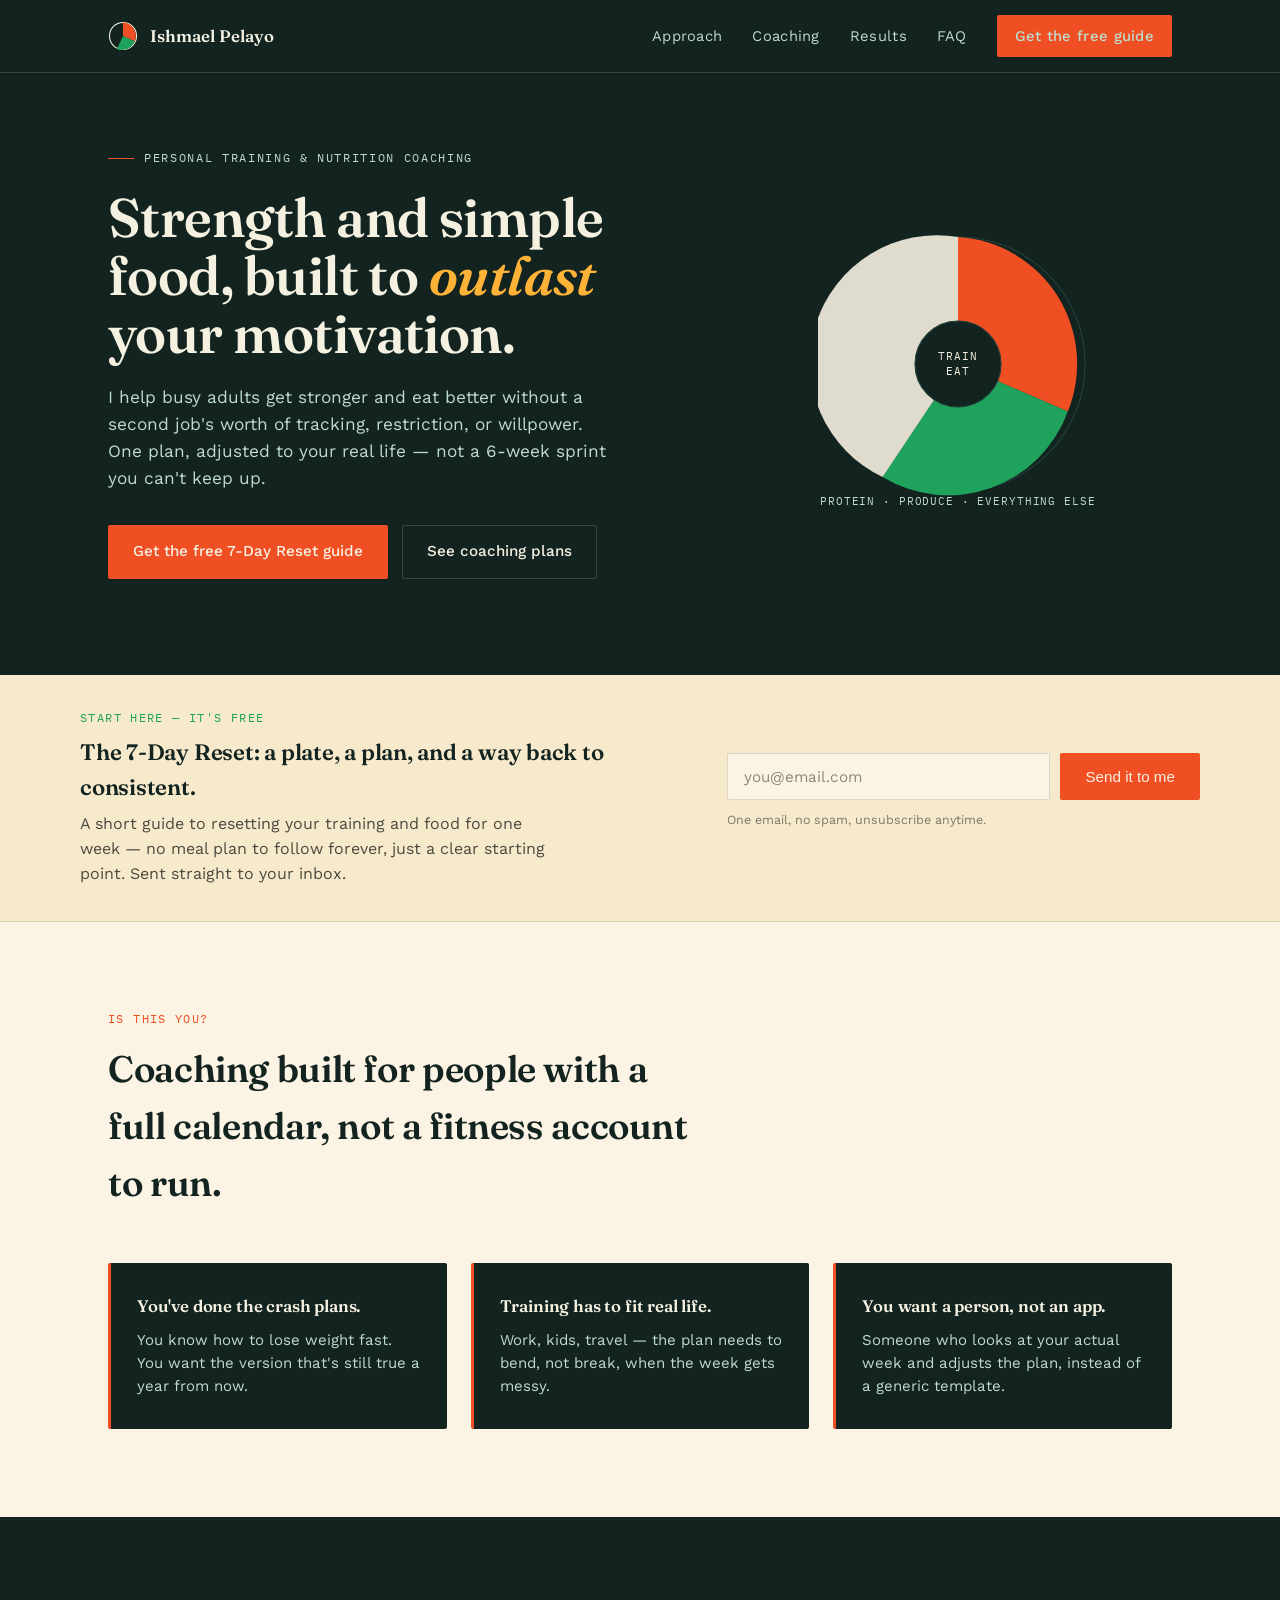
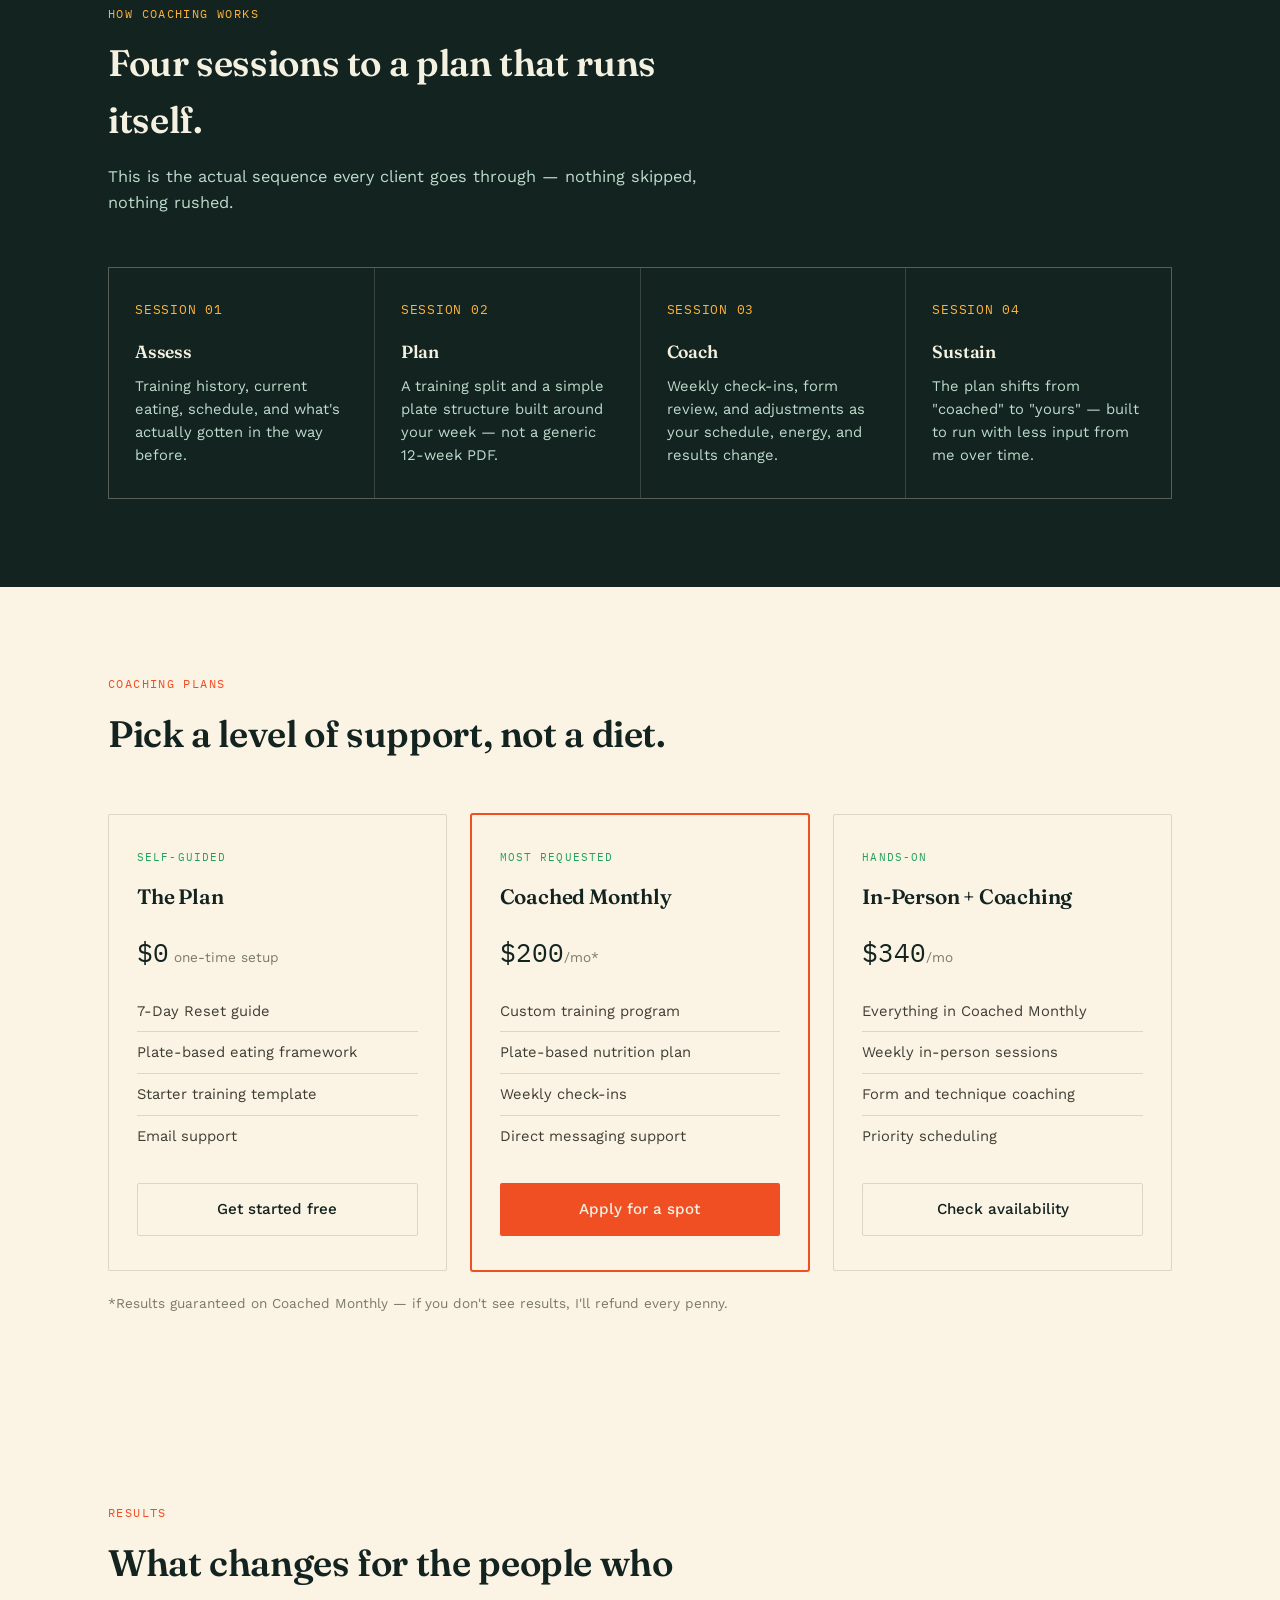
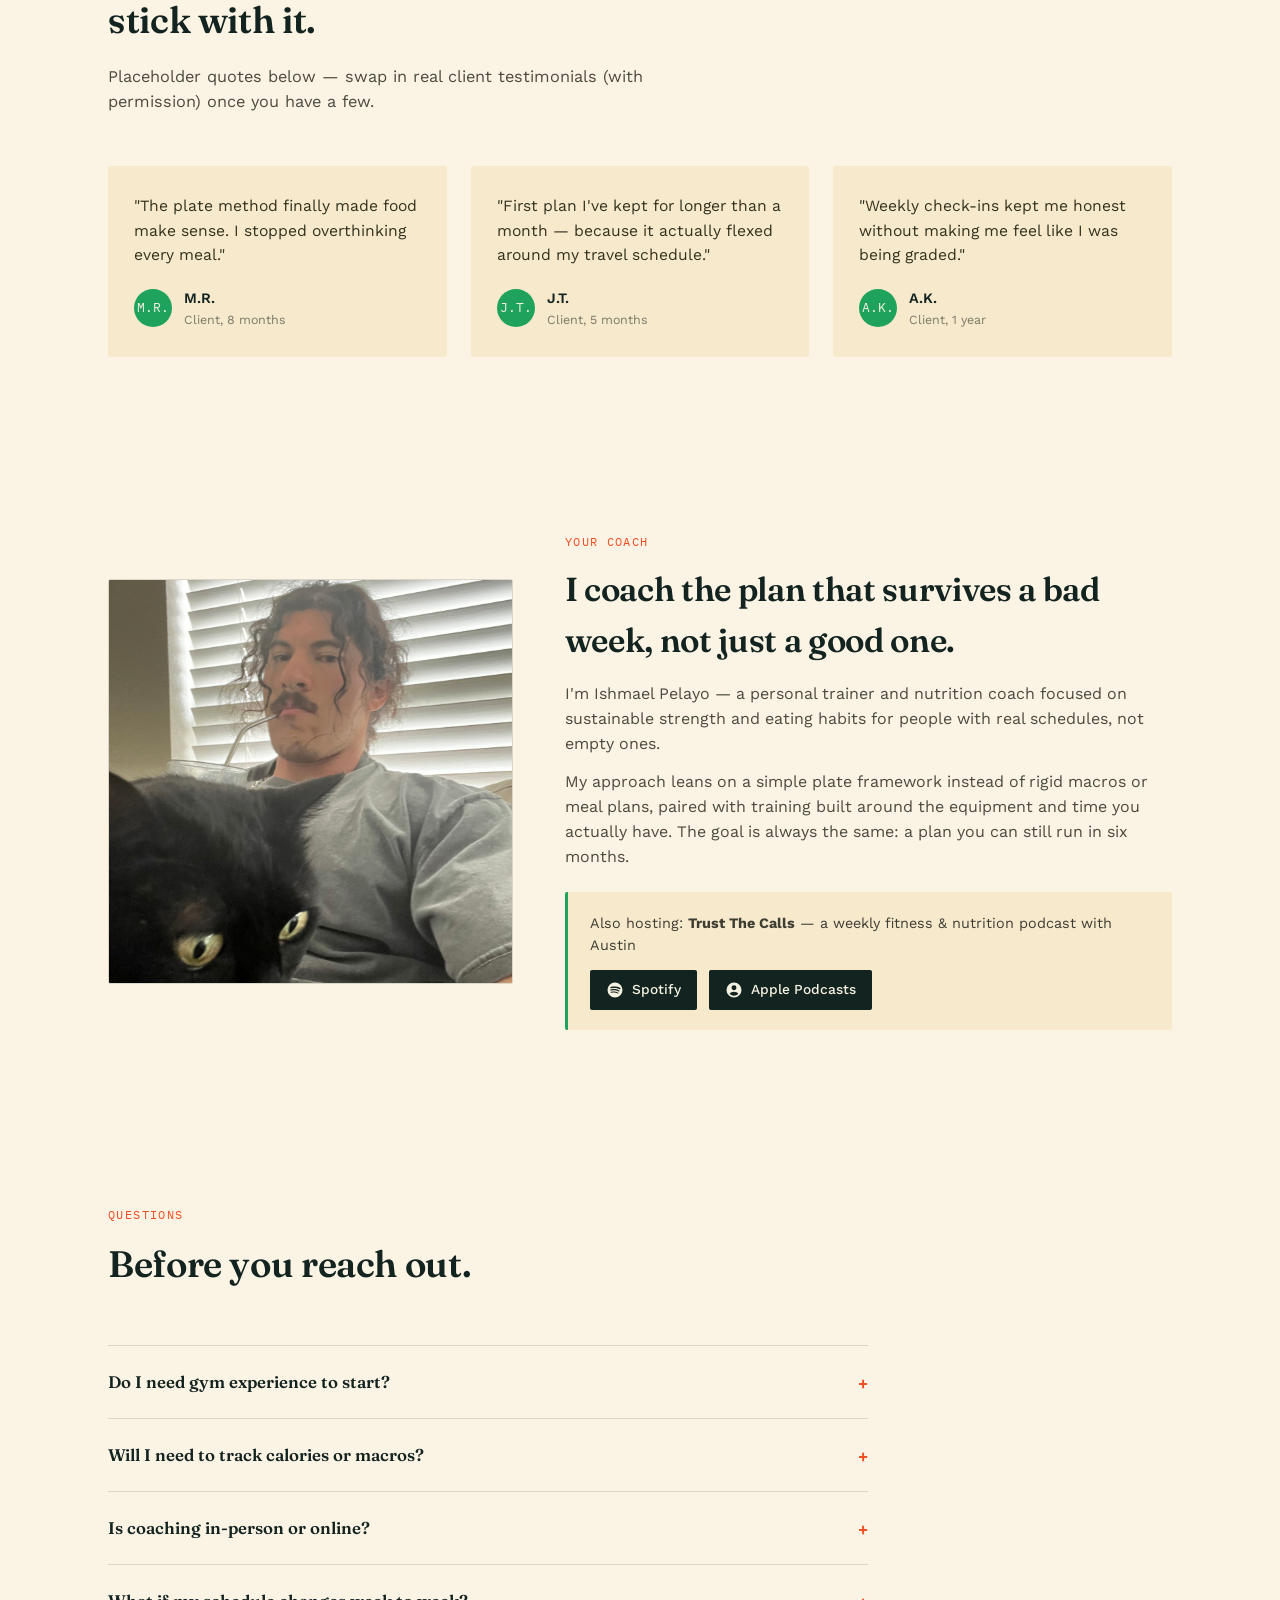
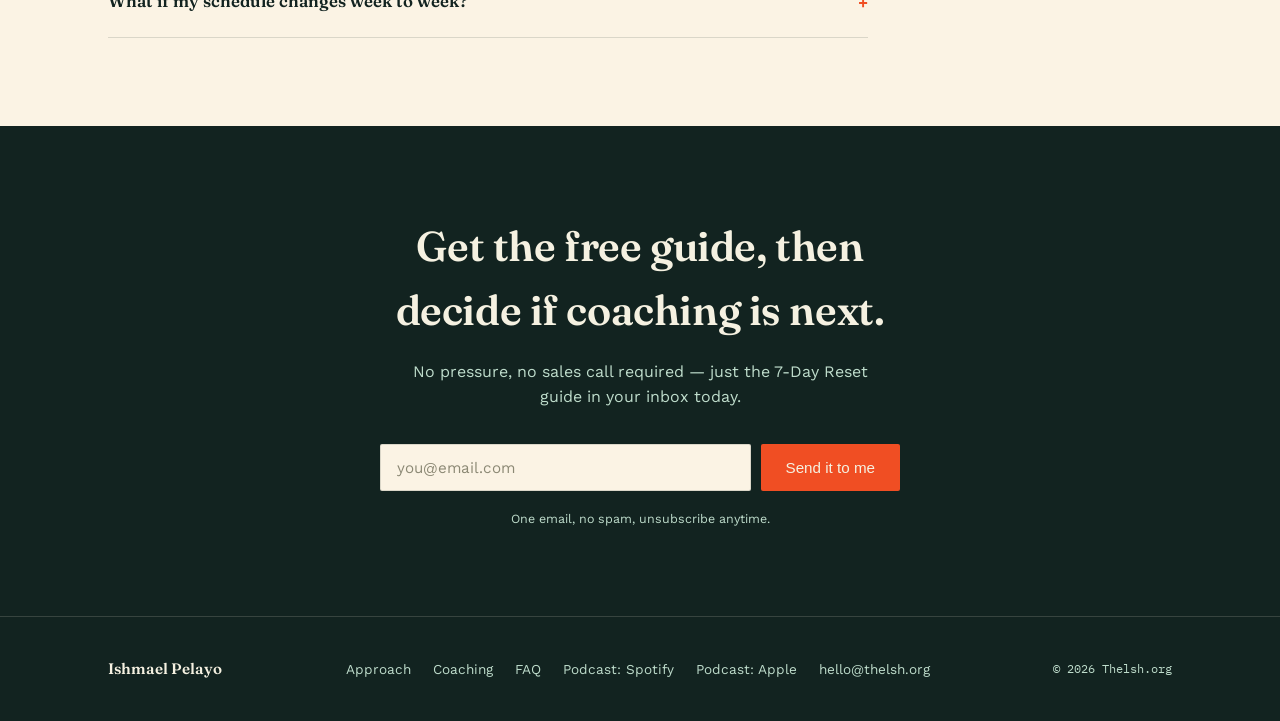
<file: index.html>
<!DOCTYPE html>
<html lang="en">
<head>
<meta charset="utf-8">
<meta name="viewport" content="width=device-width, initial-scale=1.0">
<title>Ishmael Pelayo — Strength &amp; Simple Food Coaching</title>
<meta name="description" content="Personal training, nutrition, and lifestyle coaching with Ishmael Pelayo. Get the free 7-Day Reset guide.">
<link rel="icon" href="assets/img/favicon.png">
<link rel="apple-touch-icon" href="assets/img/apple-touch-icon.png">

<link rel="preconnect" href="https://fonts.googleapis.com">
<link rel="preconnect" href="https://fonts.gstatic.com" crossorigin>
<link href="https://fonts.googleapis.com/css2?family=Fraunces:opsz,wght@9..144,400;9..144,500;9..144,600;9..144,700&family=Work+Sans:wght@400;500;600&family=IBM+Plex+Mono:wght@400;500&display=swap" rel="stylesheet">

<style>
  :root{
    --ink:#122320;
    --ink-2:#1B2E28;
    --paper:#FBF3E4;
    --paper-2:#F7E9CC;
    --moss:#1FA35C;
    --brick:#F04E23;
    --brick-2:#D63C15;
    --cream:#F5F1E1;
    --cream-dim:#BEDCCB;
    --line:rgba(245,241,225,0.16);
    --line-dark:rgba(18,35,32,0.14);
    --radius:2px;
  }
  *{box-sizing:border-box;}
  html{scroll-behavior:smooth;}
  body{
    margin:0;
    background:var(--paper);
    color:var(--ink);
    font-family:'Work Sans',sans-serif;
    font-size:16px;
    line-height:1.55;
    -webkit-font-smoothing:antialiased;
  }
  h1,h2,h3,.display{
    font-family:'Fraunces',serif;
    font-weight:600;
    letter-spacing:-0.01em;
    margin:0;
  }
  .mono{font-family:'IBM Plex Mono',monospace;}
  a{color:inherit;}
  img{max-width:100%;display:block;}
  .wrap{max-width:1120px;margin:0 auto;padding:0 28px;}
  .visually-hidden{position:absolute;width:1px;height:1px;overflow:hidden;clip:rect(0,0,0,0);}

  /* focus visibility */
  a:focus-visible,button:focus-visible,input:focus-visible{
    outline:2px solid var(--brick);
    outline-offset:3px;
  }

  /* ---------- Nav ---------- */
  header.site-header{
    position:sticky;top:0;z-index:50;
    background:var(--ink);
    border-bottom:1px solid var(--line);
  }
  .nav-row{
    display:flex;align-items:center;justify-content:space-between;
    height:72px;
  }
  .brand{
    display:flex;align-items:center;gap:12px;
    color:var(--cream);
    text-decoration:none;
    font-family:'Fraunces',serif;
    font-weight:600;
    font-size:1.05rem;
  }
  .mark{width:30px;height:30px;flex:none;}
  nav.primary-nav{display:flex;align-items:center;gap:30px;}
  nav.primary-nav a{
    color:var(--cream-dim);
    text-decoration:none;
    font-size:0.92rem;
    letter-spacing:0.02em;
  }
  nav.primary-nav a:hover{color:var(--cream);}
  .nav-cta{
    background:var(--brick);
    color:var(--cream);
    padding:10px 18px;
    border-radius:var(--radius);
    font-size:0.88rem;
    font-weight:500;
    text-decoration:none;
    white-space:nowrap;
  }
  .nav-cta:hover{background:var(--brick-2);}
  .nav-toggle{
    display:none;background:none;border:none;color:var(--cream);
    font-size:1.6rem;cursor:pointer;padding:4px 8px;
  }

  @media (max-width:860px){
    nav.primary-nav{
      position:absolute;top:72px;left:0;right:0;
      background:var(--ink);
      flex-direction:column;align-items:flex-start;
      padding:8px 28px 24px;
      gap:16px;
      border-bottom:1px solid var(--line);
      display:none;
    }
    nav.primary-nav.open{display:flex;}
    .nav-toggle{display:block;}
  }

  /* ---------- Hero ---------- */
  .hero{
    background:var(--ink);
    color:var(--cream);
    padding:76px 0 96px;
    position:relative;
    overflow:hidden;
  }
  .hero-grid{
    display:grid;
    grid-template-columns:1.15fr 0.85fr;
    gap:56px;
    align-items:center;
  }
  .eyebrow{
    font-family:'IBM Plex Mono',monospace;
    text-transform:uppercase;
    letter-spacing:0.14em;
    font-size:0.74rem;
    color:var(--cream-dim);
    display:flex;align-items:center;gap:10px;
    margin-bottom:22px;
  }
  .eyebrow::before{
    content:"";width:26px;height:1px;background:var(--brick);display:inline-block;
  }
  .hero h1{
    font-size:clamp(2.3rem,4.4vw,3.4rem);
    line-height:1.06;
    color:var(--cream);
  }
  .hero h1 em{
    font-style:italic;color:#FFB238;
  }
  .hero p.lede{
    margin-top:22px;
    font-size:1.08rem;
    color:var(--cream-dim);
    max-width:46ch;
  }
  .hero-actions{
    margin-top:34px;
    display:flex;flex-wrap:wrap;gap:14px;
  }
  .btn{
    display:inline-flex;align-items:center;gap:8px;
    padding:14px 24px;
    border-radius:var(--radius);
    text-decoration:none;
    font-weight:500;
    font-size:0.95rem;
    border:1px solid transparent;
    cursor:pointer;
  }
  .btn-primary{background:var(--brick);color:var(--cream);}
  .btn-primary:hover{background:var(--brick-2);}
  .btn-ghost{border-color:var(--line);color:var(--cream);}
  .btn-ghost:hover{border-color:var(--cream-dim);}

  /* macro plate signature graphic */
  .plate-wrap{
    display:flex;justify-content:center;align-items:center;
    position:relative;
  }
  .plate-caption{
    position:absolute;bottom:-6px;left:50%;transform:translateX(-50%);
    font-family:'IBM Plex Mono',monospace;
    font-size:0.68rem;letter-spacing:0.08em;
    color:var(--cream-dim);
    text-transform:uppercase;
    text-align:center;
    white-space:nowrap;
  }

  @media (max-width:860px){
    .hero-grid{grid-template-columns:1fr;}
    .plate-wrap{order:-1;max-width:220px;margin:0 auto 8px;}
  }

  /* ---------- Opt-in strip ---------- */
  .optin{
    background:var(--paper-2);
    border-bottom:1px solid var(--line-dark);
  }
  .optin-inner{
    padding:34px 0;
    display:grid;
    grid-template-columns:1.3fr 1fr;
    gap:32px;
    align-items:center;
  }
  .optin-text .kicker{
    font-family:'IBM Plex Mono',monospace;
    font-size:0.72rem;letter-spacing:0.12em;text-transform:uppercase;
    color:var(--moss);margin-bottom:8px;display:block;
  }
  .optin-text h2{font-size:1.4rem;}
  .optin-text p{margin:8px 0 0;color:#4B4A3E;max-width:48ch;}
  form.optin-form{
    display:flex;gap:10px;flex-wrap:wrap;
  }
  form.optin-form input[type="email"]{
    flex:1;min-width:200px;
    padding:13px 16px;
    border:1px solid var(--line-dark);
    border-radius:var(--radius);
    background:var(--paper);
    font-family:'Work Sans',sans-serif;
    font-size:0.95rem;
    color:var(--ink);
  }
  form.optin-form input[type="email"]::placeholder{color:#8B8874;}
  .form-note{
    font-size:0.78rem;color:#7B7A69;margin-top:10px;
  }
  .form-success{
    display:none;font-size:0.9rem;color:var(--moss);margin-top:10px;font-weight:500;
  }

  @media (max-width:760px){
    .optin-inner{grid-template-columns:1fr;}
  }

  /* ---------- Generic section ---------- */
  section{padding:88px 0;}
  .section-head{max-width:60ch;margin-bottom:52px;}
  .section-head .kicker{
    font-family:'IBM Plex Mono',monospace;
    font-size:0.72rem;letter-spacing:0.12em;text-transform:uppercase;
    color:var(--brick);display:block;margin-bottom:12px;
  }
  .section-head h2{font-size:clamp(1.7rem,3vw,2.3rem);}
  .section-head p{margin-top:16px;color:#4B4A3E;font-size:1.02rem;}

  /* ---------- Who it's for ---------- */
  .for-grid{
    display:grid;grid-template-columns:repeat(3,1fr);gap:24px;
  }
  .for-card{
    background:var(--ink);color:var(--cream);
    padding:30px 26px;border-radius:var(--radius);
    border-left:3px solid var(--brick);
  }
  .for-card h3{font-size:1.05rem;color:var(--cream);margin-bottom:10px;}
  .for-card p{color:var(--cream-dim);font-size:0.94rem;margin:0;}
  @media (max-width:860px){.for-grid{grid-template-columns:1fr;}}

  /* ---------- Approach / logbook steps ---------- */
  .approach{background:var(--ink);color:var(--cream);}
  .approach .section-head p{color:var(--cream-dim);}
  .approach .section-head .kicker{color:#FFB238;}
  .log-list{
    display:grid;grid-template-columns:repeat(4,1fr);gap:1px;
    background:var(--line);
    border:1px solid var(--line);
  }
  .log-item{
    background:var(--ink);padding:32px 26px;
  }
  .log-num{
    font-family:'IBM Plex Mono',monospace;
    font-size:0.8rem;color:#FFB238;letter-spacing:0.06em;
    margin-bottom:18px;display:block;
  }
  .log-item h3{font-size:1.1rem;color:var(--cream);margin-bottom:10px;}
  .log-item p{color:var(--cream-dim);font-size:0.92rem;margin:0;}
  @media (max-width:860px){.log-list{grid-template-columns:1fr;}}

  /* ---------- Plans ---------- */
  .plans-grid{
    display:grid;grid-template-columns:repeat(3,1fr);gap:24px;
  }
  .plan{
    background:var(--paper);
    border:1px solid var(--line-dark);
    border-radius:var(--radius);
    padding:34px 28px;
    display:flex;flex-direction:column;
  }
  .plan.featured{
    border-color:var(--brick);
    box-shadow:0 0 0 1px var(--brick);
  }
  .plan-tag{
    font-family:'IBM Plex Mono',monospace;
    font-size:0.7rem;letter-spacing:0.1em;text-transform:uppercase;
    color:var(--moss);margin-bottom:14px;
  }
  .plan h3{font-size:1.3rem;margin-bottom:6px;}
  .plan .price{
    font-family:'IBM Plex Mono',monospace;
    font-size:1.6rem;margin:14px 0 18px;color:var(--ink);
  }
  .plan .price span{font-size:0.85rem;color:#7B7A69;font-family:'Work Sans',sans-serif;}
  .plan ul{list-style:none;margin:0 0 26px;padding:0;flex:1;}
  .plan li{
    padding:9px 0;border-top:1px solid var(--line-dark);
    font-size:0.92rem;color:#3E3D33;
  }
  .plan li:first-child{border-top:none;}
  .plan .btn{justify-content:center;width:100%;}
  @media (max-width:860px){.plans-grid{grid-template-columns:1fr;}}

  /* ---------- Results ---------- */
  .results-grid{
    display:grid;grid-template-columns:repeat(3,1fr);gap:24px;
  }
  .result-card{
    background:var(--paper-2);
    border-radius:var(--radius);
    padding:28px 26px;
  }
  .result-quote{font-size:0.98rem;color:#33321f;margin:0 0 20px;}
  .result-who{
    display:flex;align-items:center;gap:12px;
  }
  .avatar-initials{
    width:38px;height:38px;border-radius:50%;
    background:var(--moss);color:var(--cream);
    display:flex;align-items:center;justify-content:center;
    font-family:'IBM Plex Mono',monospace;font-size:0.8rem;flex:none;
  }
  .result-who .name{font-weight:600;font-size:0.9rem;}
  .result-who .meta{font-size:0.78rem;color:#7B7A69;}
  @media (max-width:860px){.results-grid{grid-template-columns:1fr;}}

  /* ---------- About / coach ---------- */
  .about{
    display:grid;grid-template-columns:0.8fr 1.2fr;gap:52px;align-items:center;
  }
  .about-photo{
    border-radius:var(--radius);overflow:hidden;
    border:1px solid var(--line-dark);
  }
  .about-text .kicker{
    font-family:'IBM Plex Mono',monospace;font-size:0.72rem;letter-spacing:0.12em;
    text-transform:uppercase;color:var(--brick);display:block;margin-bottom:12px;
  }
  .about-text h2{font-size:clamp(1.6rem,2.6vw,2.1rem);margin-bottom:16px;}
  .about-text p{color:#4B4A3E;margin:0 0 14px;}
  .podcast-callout{
    margin-top:22px;padding:20px 22px;
    background:var(--paper-2);
    border-left:3px solid var(--moss);
    border-radius:var(--radius);
  }
  .podcast-label{display:block;font-size:0.9rem;color:#3E3D33;margin-bottom:14px;}
  .podcast-links{display:flex;gap:12px;flex-wrap:wrap;}
  .podcast-btn{
    display:inline-flex;align-items:center;gap:8px;
    padding:9px 16px;
    border-radius:var(--radius);
    background:var(--ink);color:var(--cream);
    text-decoration:none;font-size:0.86rem;font-weight:500;
  }
  .podcast-btn:hover{background:var(--ink-2);}
  @media (max-width:860px){.about{grid-template-columns:1fr;}.about-photo{max-width:280px;margin:0 auto;}}

  /* ---------- FAQ ---------- */
  .faq-list{max-width:760px;}
  .faq-item{border-top:1px solid var(--line-dark);}
  .faq-item:last-child{border-bottom:1px solid var(--line-dark);}
  .faq-q{
    width:100%;text-align:left;background:none;border:none;
    padding:22px 0;font-family:'Fraunces',serif;font-size:1.05rem;font-weight:600;
    color:var(--ink);cursor:pointer;display:flex;justify-content:space-between;align-items:center;gap:20px;
  }
  .faq-q .icon{font-family:'IBM Plex Mono',monospace;color:var(--brick);flex:none;}
  .faq-a{
    max-height:0;overflow:hidden;transition:max-height 0.25s ease;
  }
  .faq-a p{margin:0 0 22px;color:#4B4A3E;max-width:64ch;}
  .faq-item.open .faq-a{max-height:240px;}

  /* ---------- Final CTA ---------- */
  .final-cta{
    background:var(--ink);color:var(--cream);
    text-align:center;
  }
  .final-cta h2{font-size:clamp(1.8rem,3.4vw,2.6rem);color:var(--cream);max-width:20ch;margin:0 auto;}
  .final-cta p{color:var(--cream-dim);margin:18px auto 0;max-width:50ch;}
  .final-cta form.optin-form{
    justify-content:center;max-width:520px;margin:34px auto 0;
  }
  .final-cta .form-note{color:var(--cream-dim);}

  /* ---------- Footer ---------- */
  footer{
    background:var(--ink);color:var(--cream-dim);
    border-top:1px solid var(--line);
    padding:40px 0;
  }
  .footer-row{
    display:flex;justify-content:space-between;align-items:center;gap:20px;flex-wrap:wrap;
    font-size:0.85rem;
  }
  .footer-row .brand{font-size:0.95rem;}
  .footer-links{display:flex;gap:22px;}
  .footer-links a{text-decoration:none;color:var(--cream-dim);}
  .footer-links a:hover{color:var(--cream);}

  @media (prefers-reduced-motion:reduce){
    html{scroll-behavior:auto;}
    .faq-a{transition:none;}
  }
</style>
</head>
<body>

<header class="site-header">
  <div class="wrap nav-row">
    <a class="brand" href="#top">
      <svg class="mark" viewBox="0 0 40 40" xmlns="http://www.w3.org/2000/svg" aria-hidden="true">
        <circle cx="20" cy="20" r="18" fill="none" stroke="#F5F1E1" stroke-width="1.4"/>
        <path d="M20 2 A18 18 0 0 1 35.6 27 L20 20 Z" fill="#F04E23"/>
        <path d="M35.6 27 A18 18 0 0 1 12 37.2 L20 20 Z" fill="#1FA35C"/>
      </svg>
      Ishmael Pelayo
    </a>
    <button class="nav-toggle" aria-label="Toggle navigation" aria-expanded="false" id="navToggle">&#9776;</button>
    <nav class="primary-nav" id="primaryNav">
      <a href="#approach">Approach</a>
      <a href="#plans">Coaching</a>
      <a href="#results">Results</a>
      <a href="#faq">FAQ</a>
      <a class="nav-cta" href="#start">Get the free guide</a>
    </nav>
  </div>
</header>

<main id="top">

  <section class="hero">
    <div class="wrap hero-grid">
      <div>
        <span class="eyebrow">Personal training &amp; nutrition coaching</span>
        <h1>Strength and simple food, built to <em>outlast</em> your motivation.</h1>
        <p class="lede">I help busy adults get stronger and eat better without a second job's worth of tracking, restriction, or willpower. One plan, adjusted to your real life — not a 6-week sprint you can't keep up.</p>
        <div class="hero-actions">
          <a href="#start" class="btn btn-primary">Get the free 7-Day Reset guide</a>
          <a href="#plans" class="btn btn-ghost">See coaching plans</a>
        </div>
      </div>
      <div class="plate-wrap">
        <svg viewBox="0 0 260 260" width="100%" style="max-width:280px" aria-hidden="true">
          <circle cx="130" cy="130" r="118" fill="none" stroke="#24413A" stroke-width="1"/>
          <path d="M130 130 L130 12 A118 118 0 0 1 232 174 Z" fill="#F04E23"/>
          <path d="M130 130 L232 174 A118 118 0 0 1 60 235 Z" fill="#1FA35C"/>
          <path d="M130 130 L60 235 A118 118 0 0 1 130 12 Z" fill="#F5F1E1" fill-opacity="0.9"/>
          <circle cx="130" cy="130" r="40" fill="#122320" stroke="#24413A" stroke-width="1"/>
          <text x="130" y="126" text-anchor="middle" font-family="IBM Plex Mono, monospace" font-size="10" fill="#F5F1E1" letter-spacing="1">TRAIN</text>
          <text x="130" y="140" text-anchor="middle" font-family="IBM Plex Mono, monospace" font-size="10" fill="#F5F1E1" letter-spacing="1">EAT</text>
        </svg>
        <span class="plate-caption">Protein · Produce · Everything else</span>
      </div>
    </div>
  </section>

  <div class="optin">
    <div class="wrap optin-inner" id="start">
      <div class="optin-text">
        <span class="kicker">Start here — it's free</span>
        <h2>The 7-Day Reset: a plate, a plan, and a way back to consistent.</h2>
        <p>A short guide to resetting your training and food for one week — no meal plan to follow forever, just a clear starting point. Sent straight to your inbox.</p>
      </div>
      <div>
        <form class="optin-form" id="optinForm" action="https://thelsh.us3.list-manage.com/subscribe/post?u=2a38964fcf65c4439ddf25760&amp;id=3eb32b0e32" method="post" name="mc-embedded-subscribe-form" target="mc-hidden-iframe" novalidate>
          <label class="visually-hidden" for="email">Email address</label>
          <input type="email" id="email" name="EMAIL" placeholder="you@email.com" required>
          <div style="position:absolute;left:-5000px;" aria-hidden="true">
            <input type="text" name="b_2a38964fcf65c4439ddf25760_3eb32b0e32" tabindex="-1" value="">
          </div>
          <button type="submit" class="btn btn-primary">Send it to me</button>
        </form>
        <p class="form-note">One email, no spam, unsubscribe anytime.</p>
        <p class="form-success" id="formSuccess">Check your inbox — the guide is on its way.</p>
      </div>
    </div>
  </div>

  <section id="who-for">
    <div class="wrap">
      <div class="section-head">
        <span class="kicker">Is this you?</span>
        <h2>Coaching built for people with a full calendar, not a fitness account to run.</h2>
      </div>
      <div class="for-grid">
        <div class="for-card">
          <h3>You've done the crash plans.</h3>
          <p>You know how to lose weight fast. You want the version that's still true a year from now.</p>
        </div>
        <div class="for-card">
          <h3>Training has to fit real life.</h3>
          <p>Work, kids, travel — the plan needs to bend, not break, when the week gets messy.</p>
        </div>
        <div class="for-card">
          <h3>You want a person, not an app.</h3>
          <p>Someone who looks at your actual week and adjusts the plan, instead of a generic template.</p>
        </div>
      </div>
    </div>
  </section>

  <section class="approach" id="approach">
    <div class="wrap">
      <div class="section-head">
        <span class="kicker">How coaching works</span>
        <h2>Four sessions to a plan that runs itself.</h2>
        <p>This is the actual sequence every client goes through — nothing skipped, nothing rushed.</p>
      </div>
      <div class="log-list">
        <div class="log-item">
          <span class="log-num">SESSION 01</span>
          <h3>Assess</h3>
          <p>Training history, current eating, schedule, and what's actually gotten in the way before.</p>
        </div>
        <div class="log-item">
          <span class="log-num">SESSION 02</span>
          <h3>Plan</h3>
          <p>A training split and a simple plate structure built around your week — not a generic 12-week PDF.</p>
        </div>
        <div class="log-item">
          <span class="log-num">SESSION 03</span>
          <h3>Coach</h3>
          <p>Weekly check-ins, form review, and adjustments as your schedule, energy, and results change.</p>
        </div>
        <div class="log-item">
          <span class="log-num">SESSION 04</span>
          <h3>Sustain</h3>
          <p>The plan shifts from "coached" to "yours" — built to run with less input from me over time.</p>
        </div>
      </div>
    </div>
  </section>

  <section id="plans">
    <div class="wrap">
      <div class="section-head">
        <span class="kicker">Coaching plans</span>
        <h2>Pick a level of support, not a diet.</h2>
      </div>
      <div class="plans-grid">
        <div class="plan">
          <span class="plan-tag">Self-guided</span>
          <h3>The Plan</h3>
          <div class="price">$0<span> one-time setup</span></div>
          <ul>
            <li>7-Day Reset guide</li>
            <li>Plate-based eating framework</li>
            <li>Starter training template</li>
            <li>Email support</li>
          </ul>
          <a href="#start" class="btn btn-ghost" style="border-color:var(--line-dark);color:var(--ink);">Get started free</a>
        </div>
        <div class="plan featured">
          <span class="plan-tag">Most requested</span>
          <h3>Coached Monthly</h3>
          <div class="price">$200<span>/mo*</span></div>
          <ul>
            <li>Custom training program</li>
            <li>Plate-based nutrition plan</li>
            <li>Weekly check-ins</li>
            <li>Direct messaging support</li>
          </ul>
          <a href="#contact" class="btn btn-primary">Apply for a spot</a>
        </div>
        <div class="plan">
          <span class="plan-tag">Hands-on</span>
          <h3>In-Person + Coaching</h3>
          <div class="price">$340<span>/mo</span></div>
          <ul>
            <li>Everything in Coached Monthly</li>
            <li>Weekly in-person sessions</li>
            <li>Form and technique coaching</li>
            <li>Priority scheduling</li>
          </ul>
          <a href="#contact" class="btn btn-ghost" style="border-color:var(--line-dark);color:var(--ink);">Check availability</a>
        </div>
      </div>
      <p style="margin-top:22px;font-size:0.85rem;color:#7B7A69;">*Results guaranteed on Coached Monthly — if you don't see results, I'll refund every penny.</p>
    </div>
  </section>

  <section id="results">
    <div class="wrap">
      <div class="section-head">
        <span class="kicker">Results</span>
        <h2>What changes for the people who stick with it.</h2>
        <p>Placeholder quotes below — swap in real client testimonials (with permission) once you have a few.</p>
      </div>
      <div class="results-grid">
        <div class="result-card">
          <p class="result-quote">"The plate method finally made food make sense. I stopped overthinking every meal."</p>
          <div class="result-who">
            <span class="avatar-initials">M.R.</span>
            <div><div class="name">M.R.</div><div class="meta">Client, 8 months</div></div>
          </div>
        </div>
        <div class="result-card">
          <p class="result-quote">"First plan I've kept for longer than a month — because it actually flexed around my travel schedule."</p>
          <div class="result-who">
            <span class="avatar-initials">J.T.</span>
            <div><div class="name">J.T.</div><div class="meta">Client, 5 months</div></div>
          </div>
        </div>
        <div class="result-card">
          <p class="result-quote">"Weekly check-ins kept me honest without making me feel like I was being graded."</p>
          <div class="result-who">
            <span class="avatar-initials">A.K.</span>
            <div><div class="name">A.K.</div><div class="meta">Client, 1 year</div></div>
          </div>
        </div>
      </div>
    </div>
  </section>

  <section id="about">
    <div class="wrap about">
      <div class="about-photo">
        <img src="assets/img/my-profile-img.jpg" alt="Ishmael Pelayo, personal trainer and nutrition coach">
      </div>
      <div class="about-text">
        <span class="kicker">Your coach</span>
        <h2>I coach the plan that survives a bad week, not just a good one.</h2>
        <p>I'm Ishmael Pelayo — a personal trainer and nutrition coach focused on sustainable strength and eating habits for people with real schedules, not empty ones.</p>
        <p>My approach leans on a simple plate framework instead of rigid macros or meal plans, paired with training built around the equipment and time you actually have. The goal is always the same: a plan you can still run in six months.</p>
        <div class="podcast-callout">
          <span class="podcast-label">Also hosting: <strong>Trust The Calls</strong> — a weekly fitness &amp; nutrition podcast with Austin</span>
          <div class="podcast-links">
            <a href="https://open.spotify.com/show/0n8XFJHaNWRrOtvQChsfdj" class="podcast-btn" target="_blank" rel="noopener">
              <svg viewBox="0 0 24 24" width="18" height="18" aria-hidden="true"><path fill="currentColor" d="M12 2a10 10 0 1 0 10 10A10 10 0 0 0 12 2Zm4.59 14.42a.62.62 0 0 1-.86.21c-2.35-1.44-5.31-1.76-8.79-.96a.63.63 0 0 1-.28-1.22c3.81-.87 7.08-.5 9.72 1.11a.62.62 0 0 1 .21.86Zm1.22-2.72a.78.78 0 0 1-1.07.26c-2.69-1.65-6.79-2.13-9.97-1.17a.78.78 0 1 1-.45-1.49c3.63-1.1 8.14-.56 11.23 1.33a.78.78 0 0 1 .26 1.07Zm.11-2.84C14.98 9.02 9.9 8.85 6.94 9.75a.93.93 0 1 1-.54-1.78c3.4-1.03 9.06-.83 12.63 1.29a.93.93 0 0 1-.94 1.6Z"/></svg>
              Spotify
            </a>
            <a href="https://podcasts.apple.com/us/podcast/trust-the-calls/id1871918932" class="podcast-btn" target="_blank" rel="noopener">
              <svg viewBox="0 0 24 24" width="18" height="18" aria-hidden="true"><path fill="currentColor" d="M12 2a10 10 0 1 0 10 10A10 10 0 0 0 12 2Zm0 3.6a3.3 3.3 0 1 1 0 6.6 3.3 3.3 0 0 1 0-6.6Zm0 14.2a7.9 7.9 0 0 1-5.66-2.38c.07-1.9 3.8-2.94 5.66-2.94s5.59 1.04 5.66 2.94A7.9 7.9 0 0 1 12 19.8Z"/></svg>
              Apple Podcasts
            </a>
          </div>
        </div>
      </div>
    </div>
  </section>

  <section id="faq">
    <div class="wrap">
      <div class="section-head">
        <span class="kicker">Questions</span>
        <h2>Before you reach out.</h2>
      </div>
      <div class="faq-list">
        <div class="faq-item">
          <button class="faq-q" aria-expanded="false">Do I need gym experience to start? <span class="icon">+</span></button>
          <div class="faq-a"><p>No. Programs are built around your current level, whether that's day one or year ten, and adjusted as you go.</p></div>
        </div>
        <div class="faq-item">
          <button class="faq-q" aria-expanded="false">Will I need to track calories or macros? <span class="icon">+</span></button>
          <div class="faq-a"><p>Not by default. Most clients use the plate framework instead. Precise tracking is available if you want it, but it's not required.</p></div>
        </div>
        <div class="faq-item">
          <button class="faq-q" aria-expanded="false">Is coaching in-person or online? <span class="icon">+</span></button>
          <div class="faq-a"><p>Both. The Coached Monthly plan is fully online with weekly check-ins; the In-Person plan adds weekly sessions together.</p></div>
        </div>
        <div class="faq-item">
          <button class="faq-q" aria-expanded="false">What if my schedule changes week to week? <span class="icon">+</span></button>
          <div class="faq-a"><p>That's what the weekly check-in is for — the plan adjusts with you instead of assuming a fixed routine.</p></div>
        </div>
      </div>
    </div>
  </section>

  <section class="final-cta" id="contact">
    <div class="wrap">
      <h2>Get the free guide, then decide if coaching is next.</h2>
      <p>No pressure, no sales call required — just the 7-Day Reset guide in your inbox today.</p>
      <form class="optin-form" id="optinForm2" action="https://thelsh.us3.list-manage.com/subscribe/post?u=2a38964fcf65c4439ddf25760&amp;id=3eb32b0e32" method="post" name="mc-embedded-subscribe-form" target="mc-hidden-iframe" novalidate>
        <label class="visually-hidden" for="email2">Email address</label>
        <input type="email" id="email2" name="EMAIL" placeholder="you@email.com" required>
        <div style="position:absolute;left:-5000px;" aria-hidden="true">
          <input type="text" name="b_2a38964fcf65c4439ddf25760_3eb32b0e32" tabindex="-1" value="">
        </div>
        <button type="submit" class="btn btn-primary">Send it to me</button>
      </form>
      <p class="form-success" id="formSuccess2" style="color:var(--cream-dim);"></p>
      <p class="form-note">One email, no spam, unsubscribe anytime.</p>
    </div>
  </section>

</main>

<footer>
  <div class="wrap footer-row">
    <span class="brand">Ishmael Pelayo</span>
    <div class="footer-links">
      <a href="#approach">Approach</a>
      <a href="#plans">Coaching</a>
      <a href="#faq">FAQ</a>
      <a href="https://open.spotify.com/show/0n8XFJHaNWRrOtvQChsfdj" target="_blank" rel="noopener">Podcast: Spotify</a>
      <a href="https://podcasts.apple.com/us/podcast/trust-the-calls/id1871918932" target="_blank" rel="noopener">Podcast: Apple</a>
      <a href="mailto:hello@thelsh.org">hello@thelsh.org</a>
    </div>
    <span class="mono" style="font-size:0.78rem;">&copy; 2026 Thelsh.org</span>
  </div>
</footer>

<iframe name="mc-hidden-iframe" style="display:none;" title="Mailchimp response (hidden)"></iframe>

<script>
  // mobile nav toggle
  var navToggle = document.getElementById('navToggle');
  var primaryNav = document.getElementById('primaryNav');
  navToggle.addEventListener('click', function(){
    var open = primaryNav.classList.toggle('open');
    navToggle.setAttribute('aria-expanded', open ? 'true' : 'false');
  });
  primaryNav.querySelectorAll('a').forEach(function(a){
    a.addEventListener('click', function(){
      primaryNav.classList.remove('open');
      navToggle.setAttribute('aria-expanded','false');
    });
  });

  // FAQ accordion
  document.querySelectorAll('.faq-q').forEach(function(btn){
    btn.addEventListener('click', function(){
      var item = btn.closest('.faq-item');
      var wasOpen = item.classList.contains('open');
      document.querySelectorAll('.faq-item.open').forEach(function(i){
        i.classList.remove('open');
        i.querySelector('.faq-q').setAttribute('aria-expanded','false');
      });
      if(!wasOpen){
        item.classList.add('open');
        btn.setAttribute('aria-expanded','true');
      }
    });
  });

  // Email opt-in forms, wired to Mailchimp.
  // Each form posts directly to Mailchimp's subscribe endpoint into a hidden
  // iframe (Mailchimp doesn't support cross-origin fetch/XHR, so a real form
  // POST is the standard, reliable integration method). Because the response
  // loads in a hidden iframe we can't read Mailchimp's success/error response
  // directly, so the confirmation message below is shown optimistically after
  // submission. Mailchimp will still send its own double opt-in confirmation
  // email if that's enabled on this audience.
  function wireForm(formId, successId){
    var form = document.getElementById(formId);
    if(!form) return;
    form.addEventListener('submit', function(){
      setTimeout(function(){
        form.style.display = 'none';
        var successEl = document.getElementById(successId);
        if(successEl){
          successEl.textContent = successEl.textContent || "Check your inbox — the guide is on its way.";
          successEl.style.display = 'block';
        }
      }, 400);
    });
  }
  wireForm('optinForm','formSuccess');
  wireForm('optinForm2','formSuccess2');
</script>

</body>
</html>
</file>
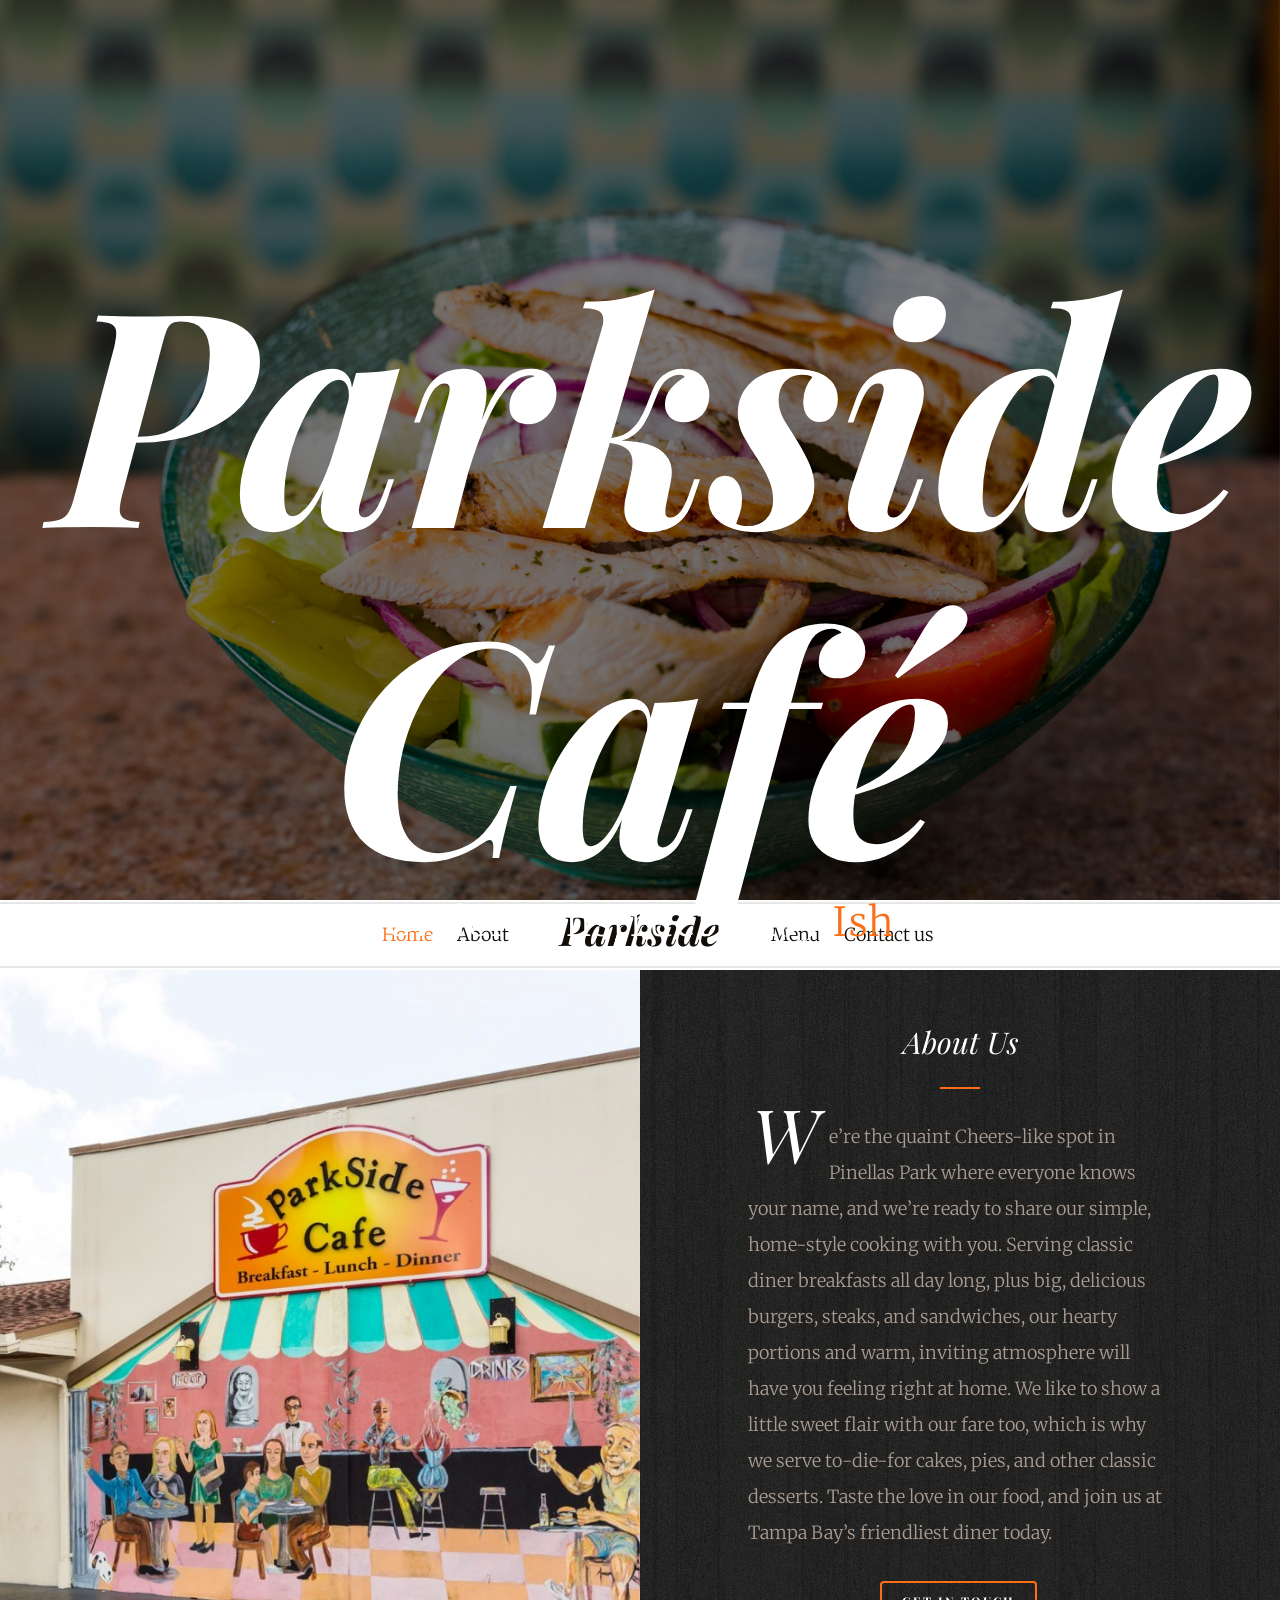
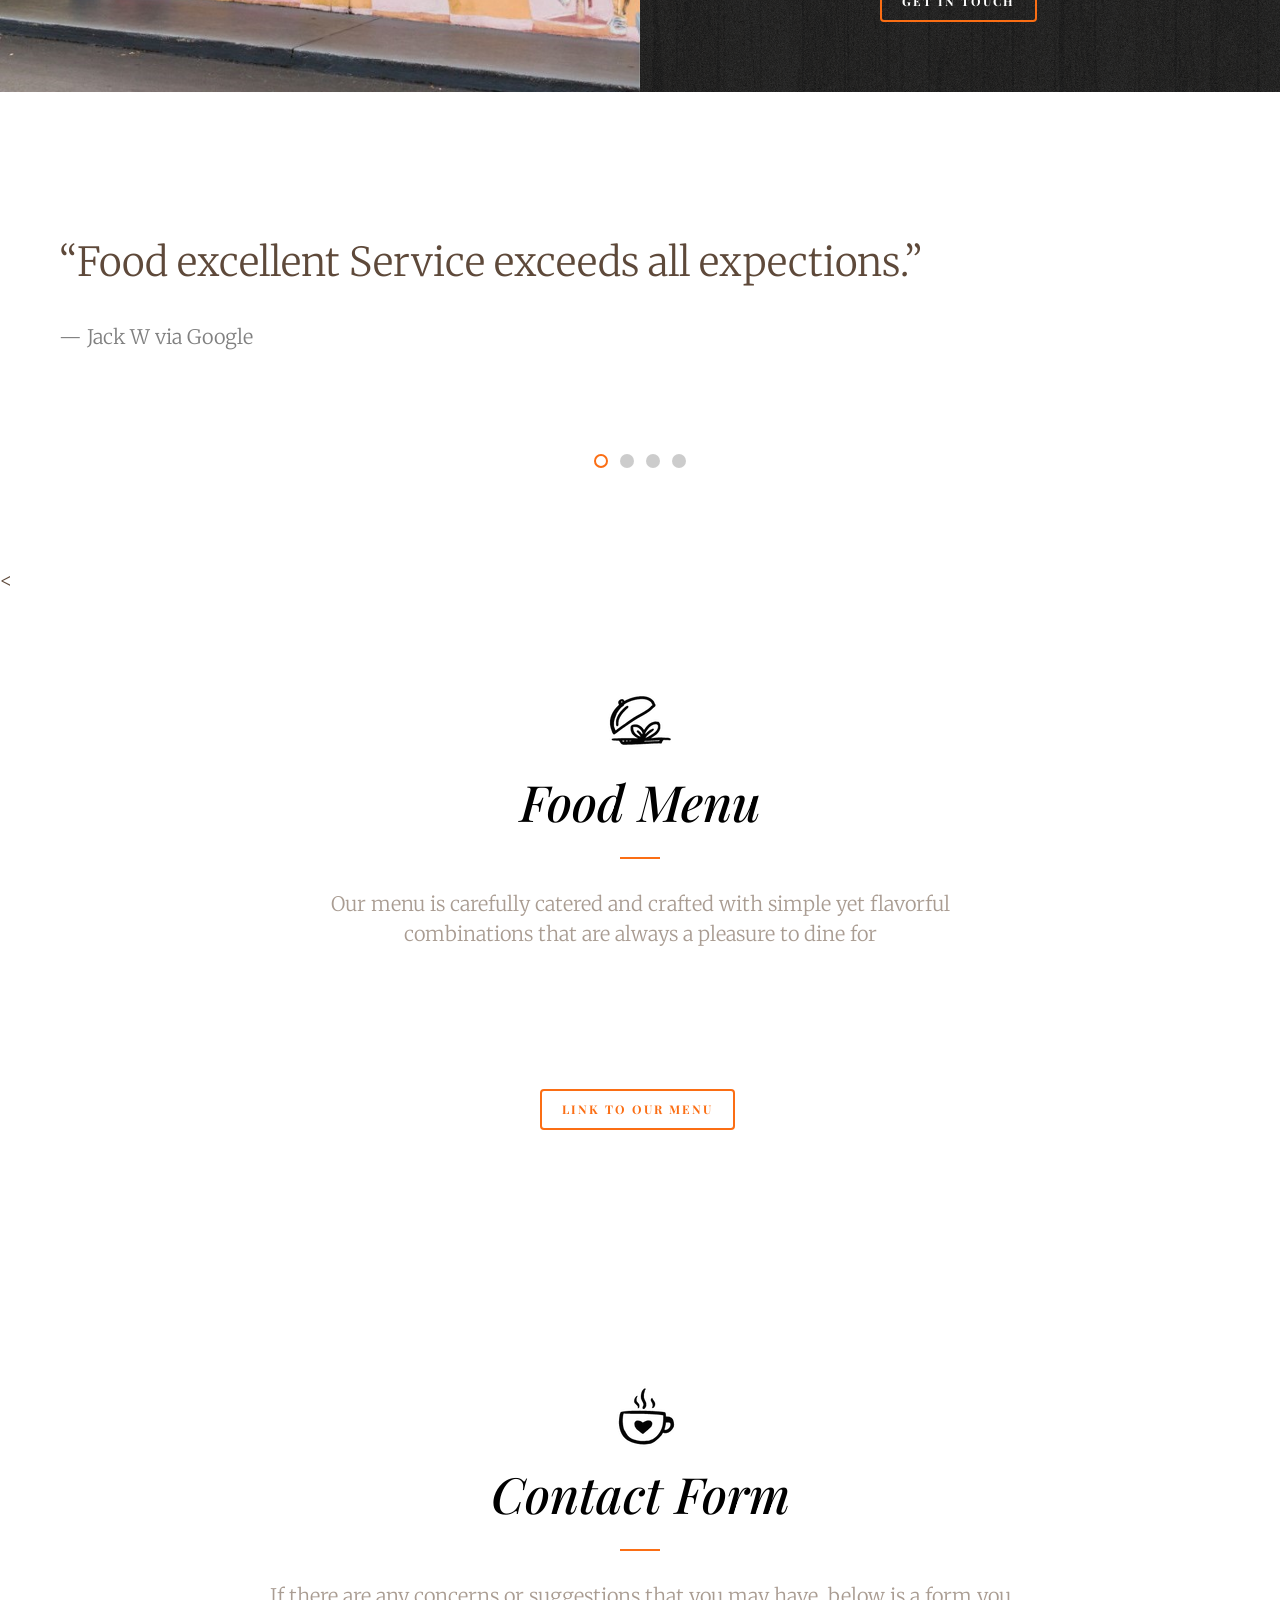
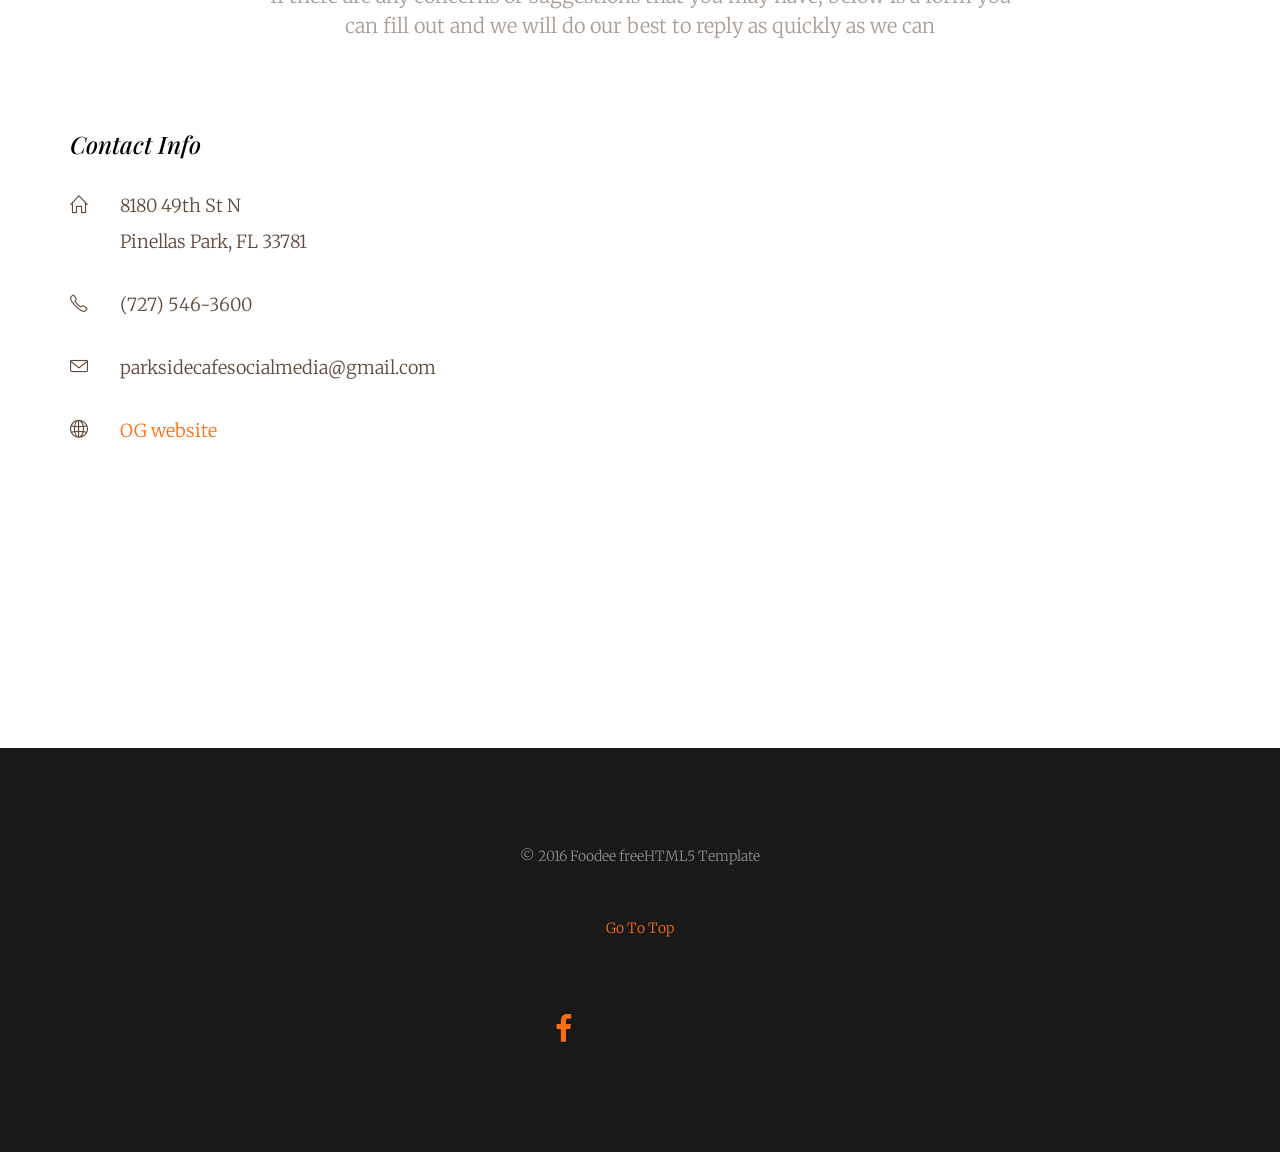
<file: webDev/Anthi/index.html>
<!DOCTYPE html>
<!--[if lt IE 7]>      <html class="no-js lt-ie9 lt-ie8 lt-ie7"> <![endif]-->
<!--[if IE 7]>         <html class="no-js lt-ie9 lt-ie8"> <![endif]-->
<!--[if IE 8]>         <html class="no-js lt-ie9"> <![endif]-->
<!--[if gt IE 8]><!--> <html class="no-js"> <!--<![endif]-->
	<head>
	<meta charset="utf-8">
	<meta http-equiv="X-UA-Compatible" content="IE=edge">
	<title>Foodee &mdash; 100% Free Fully Responsive HTML5 Template by FREEHTML5.co</title>
	<meta name="viewport" content="width=device-width, initial-scale=1">
	<meta name="description" content="Free HTML5 Template by FREEHTML5.CO" />
	<meta name="keywords" content="free html5, free template, free bootstrap, html5, css3, mobile first, responsive" />
	<meta name="author" content="FREEHTML5.CO" />

  <!--
	//////////////////////////////////////////////////////

	FREE HTML5 TEMPLATE
	DESIGNED & DEVELOPED by FREEHTML5.CO

	Website: 		http://freehtml5.co/
	Email: 			info@freehtml5.co
	Twitter: 		http://twitter.com/fh5co
	Facebook: 		https://www.facebook.com/fh5co

	//////////////////////////////////////////////////////
	 -->

	  <!-- Facebook and Twitter integration -->
	<meta property="og:title" content=""/>
	<meta property="og:image" content=""/>
	<meta property="og:url" content=""/>
	<meta property="og:site_name" content=""/>
	<meta property="og:description" content=""/>
	<meta name="twitter:title" content="" />
	<meta name="twitter:image" content="" />
	<meta name="twitter:url" content="" />
	<meta name="twitter:card" content="" />

	<!-- Place favicon.ico and apple-touch-icon.png in the root directory -->
	<link rel="shortcut icon" href="favicon.ico">

	<link href='https://fonts.googleapis.com/css?family=Playfair+Display:400,700,400italic,700italic|Merriweather:300,400italic,300italic,400,700italic' rel='stylesheet' type='text/css'>

	<!-- Animate.css -->
	<link rel="stylesheet" href="css/animate.css">
	<!-- Icomoon Icon Fonts-->
	<link rel="stylesheet" href="css/icomoon.css">
	<!-- Simple Line Icons -->
	<link rel="stylesheet" href="css/simple-line-icons.css">
	<!-- Datetimepicker -->
	<link rel="stylesheet" href="css/bootstrap-datetimepicker.min.css">
	<!-- Flexslider -->
	<link rel="stylesheet" href="css/flexslider.css">
	<!-- Bootstrap  -->
	<link rel="stylesheet" href="css/bootstrap.css">

	<link rel="stylesheet" href="css/style.css">


	<!-- Modernizr JS -->
	<script src="js/modernizr-2.6.2.min.js"></script>
	<!-- FOR IE9 below -->
	<!--[if lt IE 9]>
	<script src="js/respond.min.js"></script>
	<![endif]-->

	</head>
	<body>

	<div id="fh5co-container">
		<div id="fh5co-home" class="js-fullheight" data-section="home">

			<div class="flexslider">

				<div class="fh5co-overlay"></div>
				<div class="fh5co-text">
					<div class="container">
						<div class="row">
							<h1 class="to-animate">Parkside Café</h1>
							<h2 class="to-animate">Under construction<span>by</span> <a href="http://freehtml5.co/" target="_blank">Ish</a></h2>
						</div>
					</div>
				</div>
				  <ul class="slides">
				   <li style="background-image: url(images/slide_1.jpg);" data-stellar-background-ratio="0.5"></li>
				   <li style="background-image: url(images/slide_2.jpg);" data-stellar-background-ratio="0.5"></li>
				   <li style="background-image: url(images/slide_3.jpg);" data-stellar-background-ratio="0.5"></li>
				  </ul>

			</div>

		</div>

		<div class="js-sticky">
			<div class="fh5co-main-nav">
				<div class="container-fluid">
					<div class="fh5co-menu-1">
						<a href="#" data-nav-section="home">Home</a>
						<a href="#" data-nav-section="about">About</a>
					</div>
					<div class="fh5co-logo">
						<a href="index.html">Parkside</a>
					</div>
					<div class="fh5co-menu-2">
						<a href="#" data-nav-section="menu">Menu</a>
						<a href="#A" data-nav-section="reservation">Contact us</a>
					</div>
				</div>

			</div>
		</div>

		<div id="fh5co-about" data-section="about">
			<div class="fh5co-2col fh5co-bg to-animate-2" style="background-image: url(images/res_img_1.jpg)"></div>
			<div class="fh5co-2col fh5co-text">
				<h2 class="heading to-animate">About Us</h2>
				<p class="to-animate"><span class="firstcharacter">W</span>e’re the quaint Cheers-like spot in Pinellas Park where everyone knows your name, and we’re ready to share our simple, home-style cooking with you. Serving classic diner breakfasts all day long, plus big, delicious burgers, steaks, and sandwiches, our hearty portions and warm, inviting atmosphere will have you feeling right at home. We like to show a little sweet flair with our fare too, which is why we serve to-die-for cakes, pies, and other classic desserts. Taste the love in our food, and join us at Tampa Bay’s friendliest diner today.</p>
				<p class="text-center to-animate"><a href="#A" class="btn btn-primary btn-outline" data-nav-section="reservation" >Get in touch</a></p>
			</div>
		</div>

		<div id="fh5co-sayings">
			<div class="container">
				<div class="row to-animate">

					<div class="flexslider">
						<ul class="slides">
							<li>
								<blockquote>
									<p>&ldquo;Food excellent Service exceeds all expections.&rdquo;</p>
									<p class="quote-author">&mdash; Jack W via Google</p>
								</blockquote>
							</li>

							<li>
								<blockquote>
									<p>&ldquo;The best part when the owners treat you like family.&rdquo;</p>
									<p class="quote-author">&mdash; Tania Y via Google</p>
								</blockquote>
							</li>
							<li>
								<blockquote>
									<p>&ldquo;Good food, good prices.&rdquo;</p>
									<p class="quote-author">&mdash; Ryan E via Google</p>
								</blockquote>
							</li>
							<li>
								<blockquote>
									<p>&ldquo;Great food and even better service.&rdquo;</p>
									<p class="quote-author">&mdash; Keith D via Google</p>
								</blockquote>
							</li>



						</ul>
					</div>

				</div>
			</div>
		</div>


							</div>
						</div>

					</div>
				</div>

			</div>
		</div>

		<
						</div>
					</div>
				</div>
			</div>
		</div>

		<div id="fh5co-menus" data-section="menu">
			<div class="container">
				<div class="row text-center fh5co-heading row-padded">
					<div class="col-md-8 col-md-offset-2">
						<h2 class="heading to-animate">Food Menu</h2>
						<p class="sub-heading to-animate">Our menu is carefully catered and crafted with simple yet flavorful combinations that are always a pleasure to dine for</p>
					</div>
				</div>
				<div class="row row-padded">
					<div class="col-md-6">
						<div class="fh5co-food-menu to-animate-2">

									</div>
								</li>
							</ul>
						</div>
					</div>
				</div>
				<div class="row">
					<div class="col-md-4 col-md-offset-4 text-center to-animate-2">
						<p><a href="https://irp-cdn.multiscreensite.com/e9a53c8d/files/uploaded/Breakfast%20and%20Lunch%202018.pdf" class="btn btn-primary btn-outline">Link to our menu</a></p>
					</div>
				</div>
			</div>
		</div>


						</div>
					</div>
				</div>
			</div>
		</div>

		<div id="fh5co-contact" data-section="reservation">
			<a name="A"></a>
			<div class="container">
				<div class="row text-center fh5co-heading row-padded">
					<div class="col-md-8 col-md-offset-2">
						<h2 class="heading to-animate">Contact Form</h2>
						<p class="sub-heading to-animate">If there are any concerns or suggestions that you may have, below is a form you can fill out and we will do our best to reply as quickly as we can</p>
					</div>
				</div>
				<div class="row">
					<div class="col-md-6 to-animate-2">
						<h3>Contact Info</h3>
						<ul class="fh5co-contact-info">
							<li class="fh5co-contact-address ">
								<i class="icon-home"></i>
								8180 49th St N <br>Pinellas Park, FL 33781
							</li>
							<li><i class="icon-phone"></i> (727) 546-3600</li>
							<li><i class="icon-envelope"></i>parksidecafesocialmedia@gmail.com</li>
							<li><i class="icon-globe"></i> <a href="https://www.myparksidecafe.com/" target="_blank">OG website</a></li>
						</ul>
					</div>
					<div class="col-md-6 to-animate-2">
						<h3>Contact Form</h3>
						<div class="form-group ">
							<label for="name" class="sr-only">Name</label>
							<input id="name" class="form-control" placeholder="Name" type="text">
						</div>
						<div class="form-group ">
							<label for="email" class="sr-only">Email</label>
							<input id="email" class="form-control" placeholder="Email" type="email">
						</div>
						<div class="form-group ">
							<label for="number" class="sr-only">Phone Number</label>
							<input id="number" class="form-control" placeholder="Phone Number" type="text">
						</div>



						<div class="form-group ">
							<label for="message" class="sr-only">Message</label>
							<textarea name="" id="message" cols="30" rows="5" class="form-control" placeholder="Message"></textarea>
						</div>
						<div class="form-group ">
							<input class="btn btn-primary" value="Send Message" type="submit">
						</div>
						</div>
				</div>
			</div>
		</div>


	</div>

	<div id="fh5co-footer">
		<div class="container">
			<div class="row row-padded">
				<div class="col-md-12 text-center">
					<p class="to-animate">© 2016 Foodee freeHTML5 Template <br><a href="http://freehtml5.co/" target="_blank"></a><a href="http://pexels.com/" target="_blank"></a> <br><a href="http://handdrawngoods.com/store/tasty-icons-free-food-icons/" target="_blank"></a>
					</p>
					<p class="text-center to-animate"><a href="#" class="js-gotop">Go To Top</a></p>
				</div>
			</div>
			<div class="row">
				<div class="col-md-12 text-center">
					<ul class="fh5co-social">
						<li class="to-animate-2"><a href="https://www.facebook.com/MyParksideCafe/"><i class="icon-facebook"></i></a></li>
						<li class="to-animate-2"><a href="https://twitter.com/myparksidecafe"><i class="icon-twitter"></i></a></li>
						<li class="to-animate-2"><a href="https://www.instagram.com/myparkside_cafe/"><i class="icon-instagram"></i></a></li>
						<li class="to-animate-2"><a href="https://www.yelp.com/biz/parkside-cafe-pinellas-park"><i class="icon-yelp"></i></a></li>
					</ul>
				</div>
			</div>
		</div>
	</div>






	<!-- jQuery -->
	<script src="js/jquery.min.js"></script>
	<!-- jQuery Easing -->
	<script src="js/jquery.easing.1.3.js"></script>
	<!-- Bootstrap -->
	<script src="js/bootstrap.min.js"></script>
	<!-- Bootstrap DateTimePicker -->
	<script src="js/moment.js"></script>
	<script src="js/bootstrap-datetimepicker.min.js"></script>
	<!-- Waypoints -->
	<script src="js/jquery.waypoints.min.js"></script>
	<!-- Stellar Parallax -->
	<script src="js/jquery.stellar.min.js"></script>

	<!-- Flexslider -->
	<script src="js/jquery.flexslider-min.js"></script>
	<script>
		$(function () {
		   $('#date').datetimepicker();
	   });
	</script>
	<!-- Main JS -->
	<script src="js/main.js"></script>

	</body>
</html>
</file>
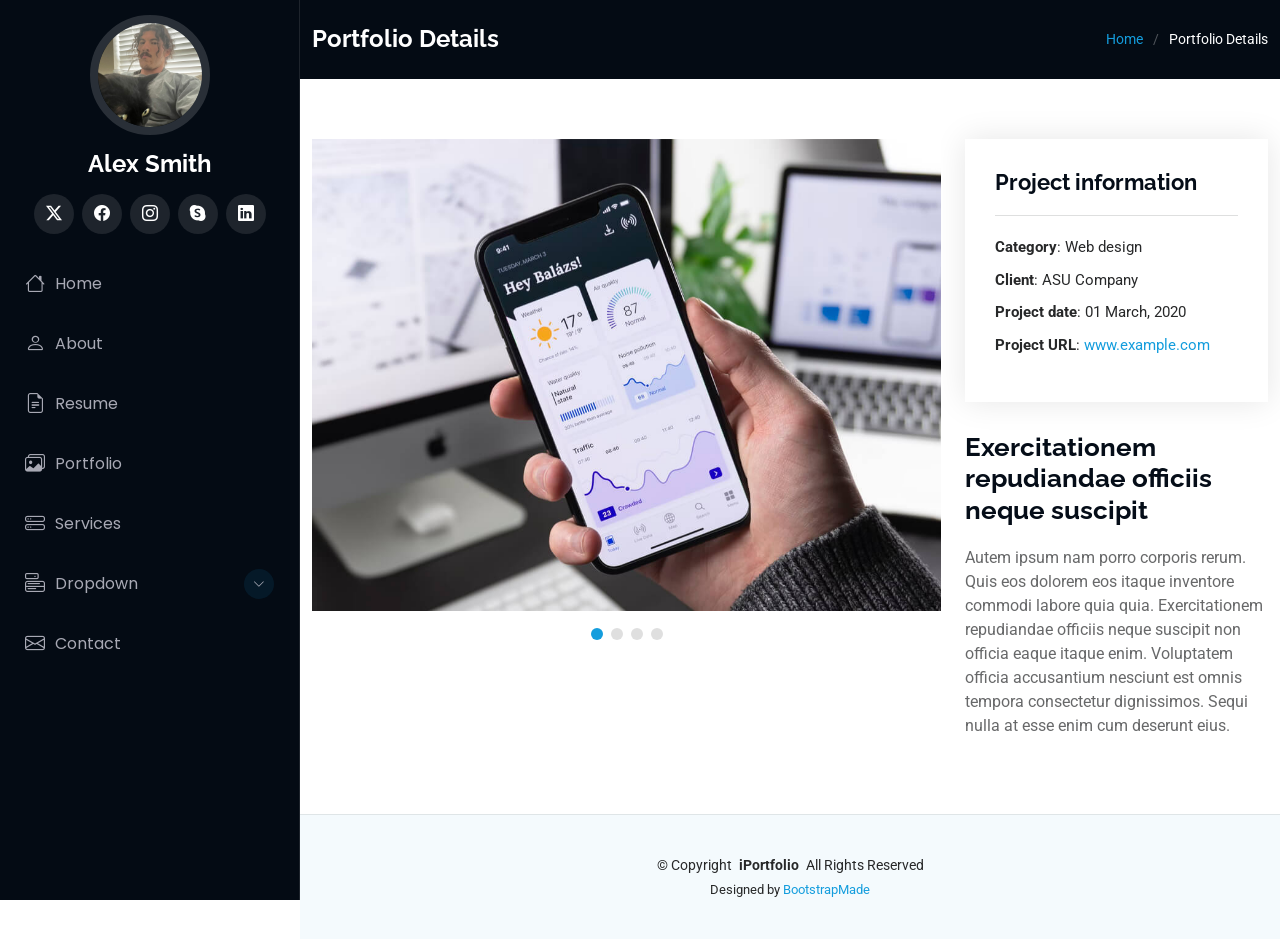
<file: portfolio-details.html>
<!DOCTYPE html>
<html lang="en">

<head>
  <meta charset="utf-8">
  <meta content="width=device-width, initial-scale=1.0" name="viewport">
  <title>Portfolio Details - iPortfolio Bootstrap Template</title>
  <meta content="" name="description">
  <meta content="" name="keywords">

  <!-- Favicons -->
  <link href="assets/img/favicon.png" rel="icon">
  <link href="assets/img/apple-touch-icon.png" rel="apple-touch-icon">

  <!-- Fonts -->
  <link href="https://fonts.googleapis.com" rel="preconnect">
  <link href="https://fonts.gstatic.com" rel="preconnect" crossorigin>
  <link href="https://fonts.googleapis.com/css2?family=Roboto:ital,wght@0,100;0,300;0,400;0,500;0,700;0,900;1,100;1,300;1,400;1,500;1,700;1,900&family=Poppins:ital,wght@0,100;0,200;0,300;0,400;0,500;0,600;0,700;0,800;0,900;1,100;1,200;1,300;1,400;1,500;1,600;1,700;1,800;1,900&family=Raleway:ital,wght@0,100;0,200;0,300;0,400;0,500;0,600;0,700;0,800;0,900;1,100;1,200;1,300;1,400;1,500;1,600;1,700;1,800;1,900&display=swap" rel="stylesheet">

  <!-- Vendor CSS Files -->
  <link href="assets/vendor/bootstrap/css/bootstrap.min.css" rel="stylesheet">
  <link href="assets/vendor/bootstrap-icons/bootstrap-icons.css" rel="stylesheet">
  <link href="assets/vendor/aos/aos.css" rel="stylesheet">
  <link href="assets/vendor/glightbox/css/glightbox.min.css" rel="stylesheet">
  <link href="assets/vendor/swiper/swiper-bundle.min.css" rel="stylesheet">

  <!-- Main CSS File -->
  <link href="assets/css/main.css" rel="stylesheet">

  <!-- =======================================================
  * Template Name: iPortfolio
  * Template URL: https://bootstrapmade.com/iportfolio-bootstrap-portfolio-websites-template/
  * Updated: Jun 29 2024 with Bootstrap v5.3.3
  * Author: BootstrapMade.com
  * License: https://bootstrapmade.com/license/
  ======================================================== -->
</head>

<body class="portfolio-details-page">

  <header id="header" class="header dark-background d-flex flex-column">
    <i class="header-toggle d-xl-none bi bi-list"></i>

    <div class="profile-img">
      <img src="assets/img/my-profile-img.jpg" alt="" class="img-fluid rounded-circle">
    </div>

    <a href="index.html" class="logo d-flex align-items-center justify-content-center">
      <!-- Uncomment the line below if you also wish to use an image logo -->
      <!-- <img src="assets/img/logo.png" alt=""> -->
      <h1 class="sitename">Alex Smith</h1>
    </a>

    <div class="social-links text-center">
      <a href="#" class="twitter"><i class="bi bi-twitter-x"></i></a>
      <a href="#" class="facebook"><i class="bi bi-facebook"></i></a>
      <a href="#" class="instagram"><i class="bi bi-instagram"></i></a>
      <a href="#" class="google-plus"><i class="bi bi-skype"></i></a>
      <a href="#" class="linkedin"><i class="bi bi-linkedin"></i></a>
    </div>

    <nav id="navmenu" class="navmenu">
      <ul>
        <li><a href="#hero"><i class="bi bi-house navicon"></i>Home</a></li>
        <li><a href="#about"><i class="bi bi-person navicon"></i> About</a></li>
        <li><a href="#resume"><i class="bi bi-file-earmark-text navicon"></i> Resume</a></li>
        <li><a href="#portfolio"><i class="bi bi-images navicon"></i> Portfolio</a></li>
        <li><a href="#services"><i class="bi bi-hdd-stack navicon"></i> Services</a></li>
        <li class="dropdown"><a href="#"><i class="bi bi-menu-button navicon"></i> <span>Dropdown</span> <i class="bi bi-chevron-down toggle-dropdown"></i></a>
          <ul>
            <li><a href="#">Dropdown 1</a></li>
            <li class="dropdown"><a href="#"><span>Deep Dropdown</span> <i class="bi bi-chevron-down toggle-dropdown"></i></a>
              <ul>
                <li><a href="#">Deep Dropdown 1</a></li>
                <li><a href="#">Deep Dropdown 2</a></li>
                <li><a href="#">Deep Dropdown 3</a></li>
                <li><a href="#">Deep Dropdown 4</a></li>
                <li><a href="#">Deep Dropdown 5</a></li>
              </ul>
            </li>
            <li><a href="#">Dropdown 2</a></li>
            <li><a href="#">Dropdown 3</a></li>
            <li><a href="#">Dropdown 4</a></li>
          </ul>
        </li>
        <li><a href="#contact"><i class="bi bi-envelope navicon"></i> Contact</a></li>
      </ul>
    </nav>

  </header>

  <main class="main">

    <!-- Page Title -->
    <div class="page-title dark-background">
      <div class="container d-lg-flex justify-content-between align-items-center">
        <h1 class="mb-2 mb-lg-0">Portfolio Details</h1>
        <nav class="breadcrumbs">
          <ol>
            <li><a href="index.html">Home</a></li>
            <li class="current">Portfolio Details</li>
          </ol>
        </nav>
      </div>
    </div><!-- End Page Title -->

    <!-- Portfolio Details Section -->
    <section id="portfolio-details" class="portfolio-details section">

      <div class="container" data-aos="fade-up" data-aos-delay="100">

        <div class="row gy-4">

          <div class="col-lg-8">
            <div class="portfolio-details-slider swiper init-swiper">

              <script type="application/json" class="swiper-config">
                {
                  "loop": true,
                  "speed": 600,
                  "autoplay": {
                    "delay": 5000
                  },
                  "slidesPerView": "auto",
                  "pagination": {
                    "el": ".swiper-pagination",
                    "type": "bullets",
                    "clickable": true
                  }
                }
              </script>

              <div class="swiper-wrapper align-items-center">

                <div class="swiper-slide">
                  <img src="assets/img/portfolio/app-1.jpg" alt="">
                </div>

                <div class="swiper-slide">
                  <img src="assets/img/portfolio/product-1.jpg" alt="">
                </div>

                <div class="swiper-slide">
                  <img src="assets/img/portfolio/branding-1.jpg" alt="">
                </div>

                <div class="swiper-slide">
                  <img src="assets/img/portfolio/books-1.jpg" alt="">
                </div>

              </div>
              <div class="swiper-pagination"></div>
            </div>
          </div>

          <div class="col-lg-4">
            <div class="portfolio-info" data-aos="fade-up" data-aos-delay="200">
              <h3>Project information</h3>
              <ul>
                <li><strong>Category</strong>: Web design</li>
                <li><strong>Client</strong>: ASU Company</li>
                <li><strong>Project date</strong>: 01 March, 2020</li>
                <li><strong>Project URL</strong>: <a href="#">www.example.com</a></li>
              </ul>
            </div>
            <div class="portfolio-description" data-aos="fade-up" data-aos-delay="300">
              <h2>Exercitationem repudiandae officiis neque suscipit</h2>
              <p>
                Autem ipsum nam porro corporis rerum. Quis eos dolorem eos itaque inventore commodi labore quia quia. Exercitationem repudiandae officiis neque suscipit non officia eaque itaque enim. Voluptatem officia accusantium nesciunt est omnis tempora consectetur dignissimos. Sequi nulla at esse enim cum deserunt eius.
              </p>
            </div>
          </div>

        </div>

      </div>

    </section><!-- /Portfolio Details Section -->

  </main>

  <footer id="footer" class="footer position-relative light-background">

    <div class="container">
      <div class="copyright text-center ">
        <p>© <span>Copyright</span> <strong class="px-1 sitename">iPortfolio</strong> <span>All Rights Reserved</span></p>
      </div>
      <div class="credits">
        <!-- All the links in the footer should remain intact. -->
        <!-- You can delete the links only if you've purchased the pro version. -->
        <!-- Licensing information: https://bootstrapmade.com/license/ -->
        <!-- Purchase the pro version with working PHP/AJAX contact form: [buy-url] -->
        Designed by <a href="https://bootstrapmade.com/">BootstrapMade</a>
      </div>
    </div>

  </footer>

  <!-- Scroll Top -->
  <a href="#" id="scroll-top" class="scroll-top d-flex align-items-center justify-content-center"><i class="bi bi-arrow-up-short"></i></a>

  <!-- Preloader -->
  <div id="preloader"></div>

  <!-- Vendor JS Files -->
  <script src="assets/vendor/bootstrap/js/bootstrap.bundle.min.js"></script>
  <script src="assets/vendor/php-email-form/validate.js"></script>
  <script src="assets/vendor/aos/aos.js"></script>
  <script src="assets/vendor/typed.js/typed.umd.js"></script>
  <script src="assets/vendor/purecounter/purecounter_vanilla.js"></script>
  <script src="assets/vendor/waypoints/noframework.waypoints.js"></script>
  <script src="assets/vendor/glightbox/js/glightbox.min.js"></script>
  <script src="assets/vendor/imagesloaded/imagesloaded.pkgd.min.js"></script>
  <script src="assets/vendor/isotope-layout/isotope.pkgd.min.js"></script>
  <script src="assets/vendor/swiper/swiper-bundle.min.js"></script>

  <!-- Main JS File -->
  <script src="assets/js/main.js"></script>

</body>

</html>
</file>
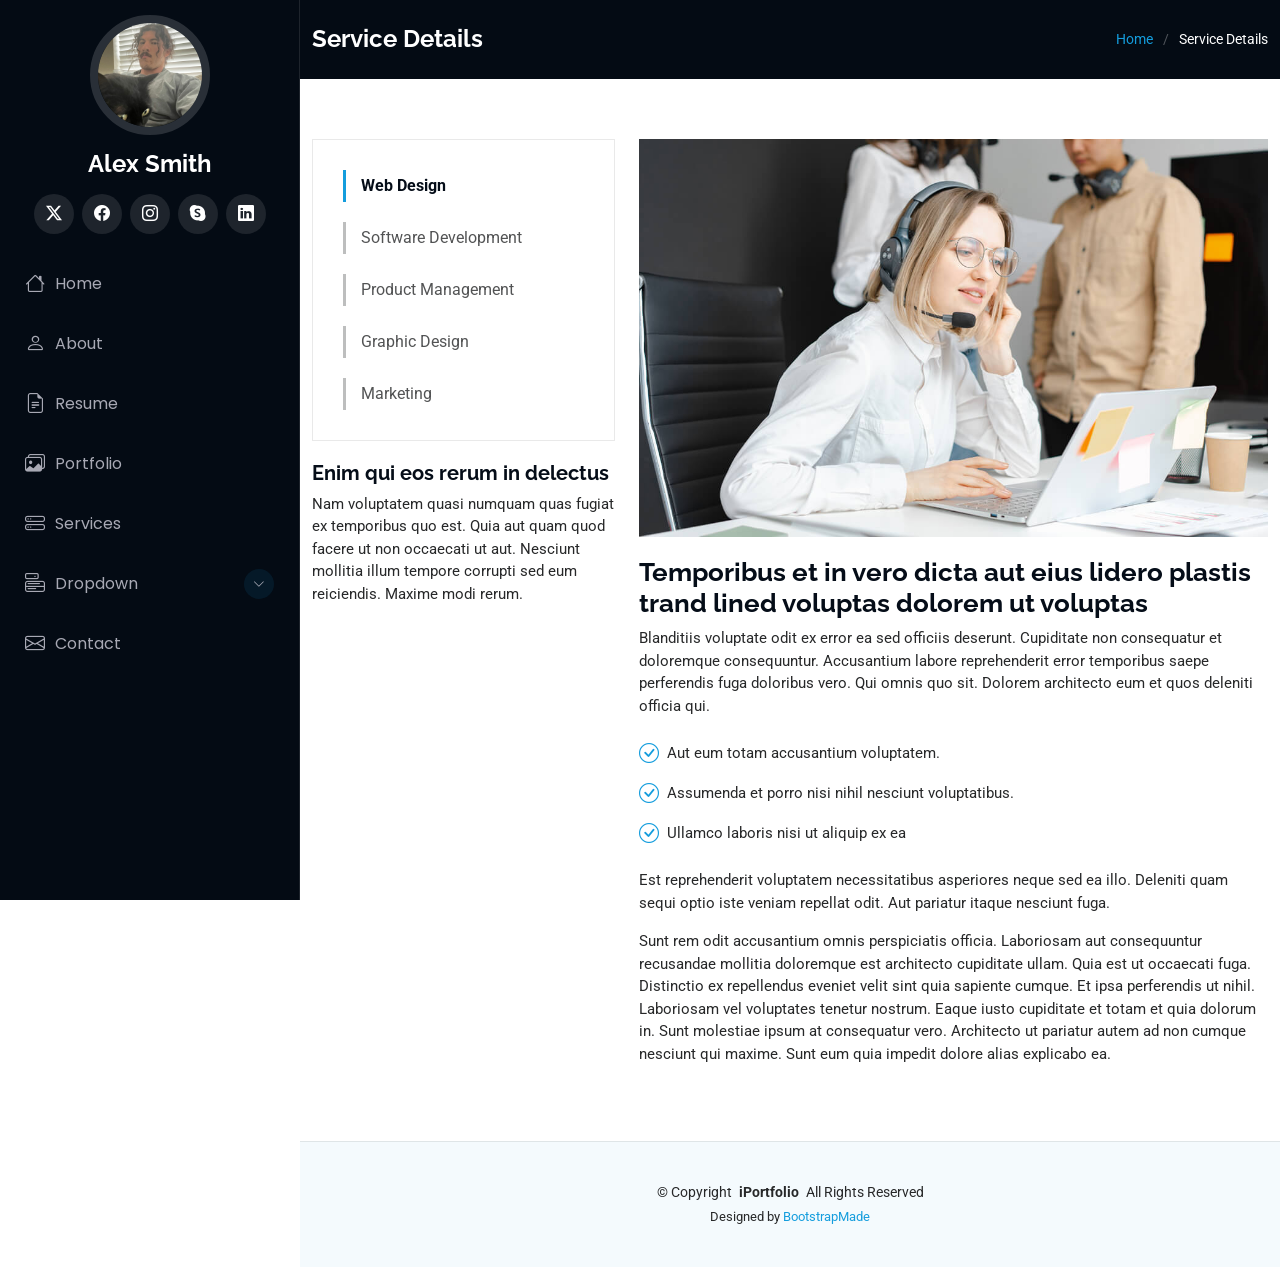
<file: service-details.html>
<!DOCTYPE html>
<html lang="en">

<head>
  <meta charset="utf-8">
  <meta content="width=device-width, initial-scale=1.0" name="viewport">
  <title>Service Details - iPortfolio Bootstrap Template</title>
  <meta content="" name="description">
  <meta content="" name="keywords">

  <!-- Favicons -->
  <link href="assets/img/favicon.png" rel="icon">
  <link href="assets/img/apple-touch-icon.png" rel="apple-touch-icon">

  <!-- Fonts -->
  <link href="https://fonts.googleapis.com" rel="preconnect">
  <link href="https://fonts.gstatic.com" rel="preconnect" crossorigin>
  <link href="https://fonts.googleapis.com/css2?family=Roboto:ital,wght@0,100;0,300;0,400;0,500;0,700;0,900;1,100;1,300;1,400;1,500;1,700;1,900&family=Poppins:ital,wght@0,100;0,200;0,300;0,400;0,500;0,600;0,700;0,800;0,900;1,100;1,200;1,300;1,400;1,500;1,600;1,700;1,800;1,900&family=Raleway:ital,wght@0,100;0,200;0,300;0,400;0,500;0,600;0,700;0,800;0,900;1,100;1,200;1,300;1,400;1,500;1,600;1,700;1,800;1,900&display=swap" rel="stylesheet">

  <!-- Vendor CSS Files -->
  <link href="assets/vendor/bootstrap/css/bootstrap.min.css" rel="stylesheet">
  <link href="assets/vendor/bootstrap-icons/bootstrap-icons.css" rel="stylesheet">
  <link href="assets/vendor/aos/aos.css" rel="stylesheet">
  <link href="assets/vendor/glightbox/css/glightbox.min.css" rel="stylesheet">
  <link href="assets/vendor/swiper/swiper-bundle.min.css" rel="stylesheet">

  <!-- Main CSS File -->
  <link href="assets/css/main.css" rel="stylesheet">

  <!-- =======================================================
  * Template Name: iPortfolio
  * Template URL: https://bootstrapmade.com/iportfolio-bootstrap-portfolio-websites-template/
  * Updated: Jun 29 2024 with Bootstrap v5.3.3
  * Author: BootstrapMade.com
  * License: https://bootstrapmade.com/license/
  ======================================================== -->
</head>

<body class="service-details-page">

  <header id="header" class="header dark-background d-flex flex-column">
    <i class="header-toggle d-xl-none bi bi-list"></i>

    <div class="profile-img">
      <img src="assets/img/my-profile-img.jpg" alt="" class="img-fluid rounded-circle">
    </div>

    <a href="index.html" class="logo d-flex align-items-center justify-content-center">
      <!-- Uncomment the line below if you also wish to use an image logo -->
      <!-- <img src="assets/img/logo.png" alt=""> -->
      <h1 class="sitename">Alex Smith</h1>
    </a>

    <div class="social-links text-center">
      <a href="#" class="twitter"><i class="bi bi-twitter-x"></i></a>
      <a href="#" class="facebook"><i class="bi bi-facebook"></i></a>
      <a href="#" class="instagram"><i class="bi bi-instagram"></i></a>
      <a href="#" class="google-plus"><i class="bi bi-skype"></i></a>
      <a href="#" class="linkedin"><i class="bi bi-linkedin"></i></a>
    </div>

    <nav id="navmenu" class="navmenu">
      <ul>
        <li><a href="#hero"><i class="bi bi-house navicon"></i>Home</a></li>
        <li><a href="#about"><i class="bi bi-person navicon"></i> About</a></li>
        <li><a href="#resume"><i class="bi bi-file-earmark-text navicon"></i> Resume</a></li>
        <li><a href="#portfolio"><i class="bi bi-images navicon"></i> Portfolio</a></li>
        <li><a href="#services"><i class="bi bi-hdd-stack navicon"></i> Services</a></li>
        <li class="dropdown"><a href="#"><i class="bi bi-menu-button navicon"></i> <span>Dropdown</span> <i class="bi bi-chevron-down toggle-dropdown"></i></a>
          <ul>
            <li><a href="#">Dropdown 1</a></li>
            <li class="dropdown"><a href="#"><span>Deep Dropdown</span> <i class="bi bi-chevron-down toggle-dropdown"></i></a>
              <ul>
                <li><a href="#">Deep Dropdown 1</a></li>
                <li><a href="#">Deep Dropdown 2</a></li>
                <li><a href="#">Deep Dropdown 3</a></li>
                <li><a href="#">Deep Dropdown 4</a></li>
                <li><a href="#">Deep Dropdown 5</a></li>
              </ul>
            </li>
            <li><a href="#">Dropdown 2</a></li>
            <li><a href="#">Dropdown 3</a></li>
            <li><a href="#">Dropdown 4</a></li>
          </ul>
        </li>
        <li><a href="#contact"><i class="bi bi-envelope navicon"></i> Contact</a></li>
      </ul>
    </nav>

  </header>

  <main class="main">

    <!-- Page Title -->
    <div class="page-title dark-background">
      <div class="container d-lg-flex justify-content-between align-items-center">
        <h1 class="mb-2 mb-lg-0">Service Details</h1>
        <nav class="breadcrumbs">
          <ol>
            <li><a href="index.html">Home</a></li>
            <li class="current">Service Details</li>
          </ol>
        </nav>
      </div>
    </div><!-- End Page Title -->

    <!-- Service Details Section -->
    <section id="service-details" class="service-details section">

      <div class="container">

        <div class="row gy-4">

          <div class="col-lg-4" data-aos="fade-up" data-aos-delay="100">
            <div class="services-list">
              <a href="#" class="active">Web Design</a>
              <a href="#">Software Development</a>
              <a href="#">Product Management</a>
              <a href="#">Graphic Design</a>
              <a href="#">Marketing</a>
            </div>

            <h4>Enim qui eos rerum in delectus</h4>
            <p>Nam voluptatem quasi numquam quas fugiat ex temporibus quo est. Quia aut quam quod facere ut non occaecati ut aut. Nesciunt mollitia illum tempore corrupti sed eum reiciendis. Maxime modi rerum.</p>
          </div>

          <div class="col-lg-8" data-aos="fade-up" data-aos-delay="200">
            <img src="assets/img/services.jpg" alt="" class="img-fluid services-img">
            <h3>Temporibus et in vero dicta aut eius lidero plastis trand lined voluptas dolorem ut voluptas</h3>
            <p>
              Blanditiis voluptate odit ex error ea sed officiis deserunt. Cupiditate non consequatur et doloremque consequuntur. Accusantium labore reprehenderit error temporibus saepe perferendis fuga doloribus vero. Qui omnis quo sit. Dolorem architecto eum et quos deleniti officia qui.
            </p>
            <ul>
              <li><i class="bi bi-check-circle"></i> <span>Aut eum totam accusantium voluptatem.</span></li>
              <li><i class="bi bi-check-circle"></i> <span>Assumenda et porro nisi nihil nesciunt voluptatibus.</span></li>
              <li><i class="bi bi-check-circle"></i> <span>Ullamco laboris nisi ut aliquip ex ea</span></li>
            </ul>
            <p>
              Est reprehenderit voluptatem necessitatibus asperiores neque sed ea illo. Deleniti quam sequi optio iste veniam repellat odit. Aut pariatur itaque nesciunt fuga.
            </p>
            <p>
              Sunt rem odit accusantium omnis perspiciatis officia. Laboriosam aut consequuntur recusandae mollitia doloremque est architecto cupiditate ullam. Quia est ut occaecati fuga. Distinctio ex repellendus eveniet velit sint quia sapiente cumque. Et ipsa perferendis ut nihil. Laboriosam vel voluptates tenetur nostrum. Eaque iusto cupiditate et totam et quia dolorum in. Sunt molestiae ipsum at consequatur vero. Architecto ut pariatur autem ad non cumque nesciunt qui maxime. Sunt eum quia impedit dolore alias explicabo ea.
            </p>
          </div>

        </div>

      </div>

    </section><!-- /Service Details Section -->

  </main>

  <footer id="footer" class="footer position-relative light-background">

    <div class="container">
      <div class="copyright text-center ">
        <p>© <span>Copyright</span> <strong class="px-1 sitename">iPortfolio</strong> <span>All Rights Reserved</span></p>
      </div>
      <div class="credits">
        <!-- All the links in the footer should remain intact. -->
        <!-- You can delete the links only if you've purchased the pro version. -->
        <!-- Licensing information: https://bootstrapmade.com/license/ -->
        <!-- Purchase the pro version with working PHP/AJAX contact form: [buy-url] -->
        Designed by <a href="https://bootstrapmade.com/">BootstrapMade</a>
      </div>
    </div>

  </footer>

  <!-- Scroll Top -->
  <a href="#" id="scroll-top" class="scroll-top d-flex align-items-center justify-content-center"><i class="bi bi-arrow-up-short"></i></a>

  <!-- Preloader -->
  <div id="preloader"></div>

  <!-- Vendor JS Files -->
  <script src="assets/vendor/bootstrap/js/bootstrap.bundle.min.js"></script>
  <script src="assets/vendor/php-email-form/validate.js"></script>
  <script src="assets/vendor/aos/aos.js"></script>
  <script src="assets/vendor/typed.js/typed.umd.js"></script>
  <script src="assets/vendor/purecounter/purecounter_vanilla.js"></script>
  <script src="assets/vendor/waypoints/noframework.waypoints.js"></script>
  <script src="assets/vendor/glightbox/js/glightbox.min.js"></script>
  <script src="assets/vendor/imagesloaded/imagesloaded.pkgd.min.js"></script>
  <script src="assets/vendor/isotope-layout/isotope.pkgd.min.js"></script>
  <script src="assets/vendor/swiper/swiper-bundle.min.js"></script>

  <!-- Main JS File -->
  <script src="assets/js/main.js"></script>

</body>

</html>
</file>
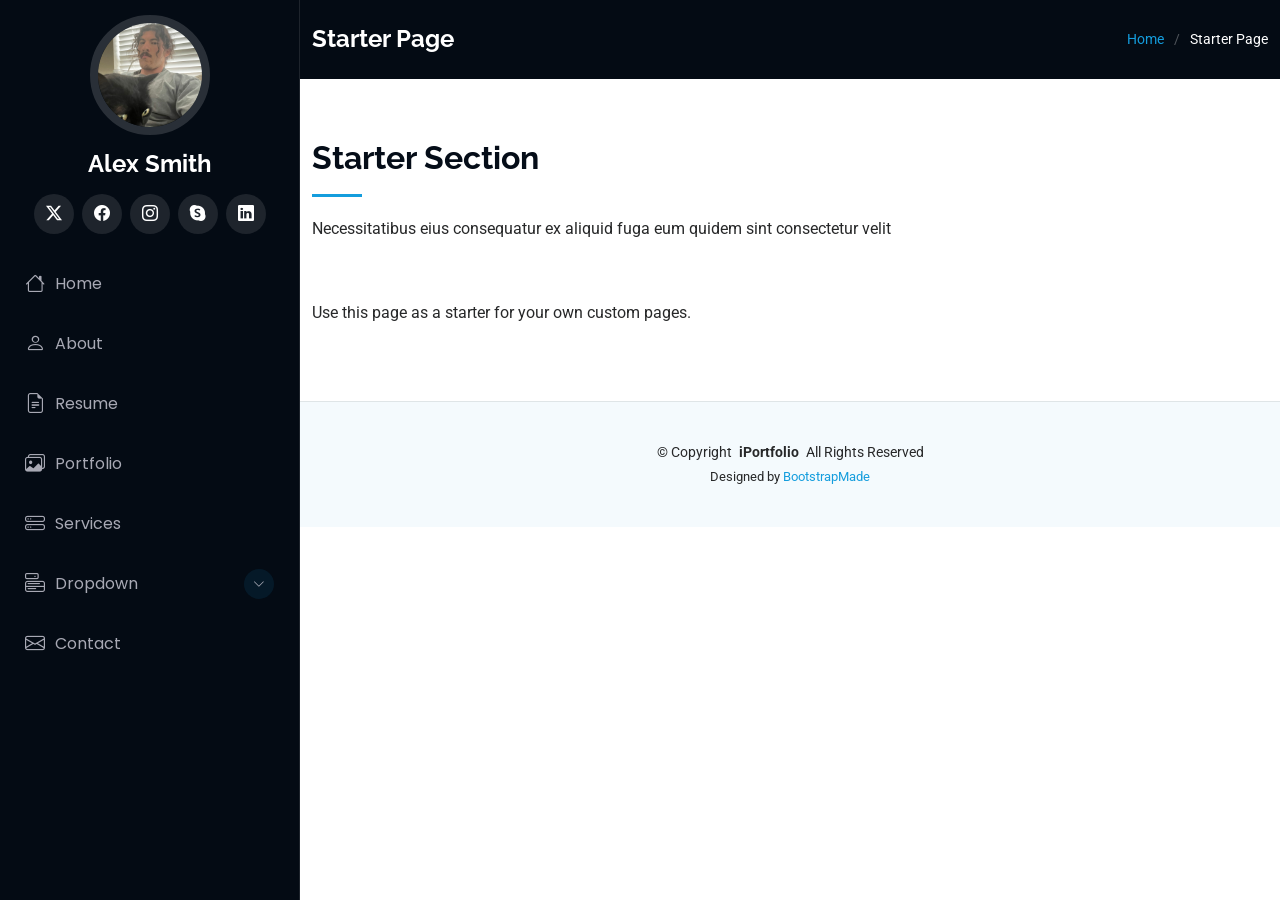
<file: starter-page.html>
<!DOCTYPE html>
<html lang="en">

<head>
  <meta charset="utf-8">
  <meta content="width=device-width, initial-scale=1.0" name="viewport">
  <title>Starter Page - iPortfolio Bootstrap Template</title>
  <meta content="" name="description">
  <meta content="" name="keywords">

  <!-- Favicons -->
  <link href="assets/img/favicon.png" rel="icon">
  <link href="assets/img/apple-touch-icon.png" rel="apple-touch-icon">

  <!-- Fonts -->
  <link href="https://fonts.googleapis.com" rel="preconnect">
  <link href="https://fonts.gstatic.com" rel="preconnect" crossorigin>
  <link href="https://fonts.googleapis.com/css2?family=Roboto:ital,wght@0,100;0,300;0,400;0,500;0,700;0,900;1,100;1,300;1,400;1,500;1,700;1,900&family=Poppins:ital,wght@0,100;0,200;0,300;0,400;0,500;0,600;0,700;0,800;0,900;1,100;1,200;1,300;1,400;1,500;1,600;1,700;1,800;1,900&family=Raleway:ital,wght@0,100;0,200;0,300;0,400;0,500;0,600;0,700;0,800;0,900;1,100;1,200;1,300;1,400;1,500;1,600;1,700;1,800;1,900&display=swap" rel="stylesheet">

  <!-- Vendor CSS Files -->
  <link href="assets/vendor/bootstrap/css/bootstrap.min.css" rel="stylesheet">
  <link href="assets/vendor/bootstrap-icons/bootstrap-icons.css" rel="stylesheet">
  <link href="assets/vendor/aos/aos.css" rel="stylesheet">
  <link href="assets/vendor/glightbox/css/glightbox.min.css" rel="stylesheet">
  <link href="assets/vendor/swiper/swiper-bundle.min.css" rel="stylesheet">

  <!-- Main CSS File -->
  <link href="assets/css/main.css" rel="stylesheet">

  <!-- =======================================================
  * Template Name: iPortfolio
  * Template URL: https://bootstrapmade.com/iportfolio-bootstrap-portfolio-websites-template/
  * Updated: Jun 29 2024 with Bootstrap v5.3.3
  * Author: BootstrapMade.com
  * License: https://bootstrapmade.com/license/
  ======================================================== -->
</head>

<body class="starter-page-page">

  <header id="header" class="header dark-background d-flex flex-column">
    <i class="header-toggle d-xl-none bi bi-list"></i>

    <div class="profile-img">
      <img src="assets/img/my-profile-img.jpg" alt="" class="img-fluid rounded-circle">
    </div>

    <a href="index.html" class="logo d-flex align-items-center justify-content-center">
      <!-- Uncomment the line below if you also wish to use an image logo -->
      <!-- <img src="assets/img/logo.png" alt=""> -->
      <h1 class="sitename">Alex Smith</h1>
    </a>

    <div class="social-links text-center">
      <a href="#" class="twitter"><i class="bi bi-twitter-x"></i></a>
      <a href="#" class="facebook"><i class="bi bi-facebook"></i></a>
      <a href="#" class="instagram"><i class="bi bi-instagram"></i></a>
      <a href="#" class="google-plus"><i class="bi bi-skype"></i></a>
      <a href="#" class="linkedin"><i class="bi bi-linkedin"></i></a>
    </div>

    <nav id="navmenu" class="navmenu">
      <ul>
        <li><a href="#hero"><i class="bi bi-house navicon"></i>Home</a></li>
        <li><a href="#about"><i class="bi bi-person navicon"></i> About</a></li>
        <li><a href="#resume"><i class="bi bi-file-earmark-text navicon"></i> Resume</a></li>
        <li><a href="#portfolio"><i class="bi bi-images navicon"></i> Portfolio</a></li>
        <li><a href="#services"><i class="bi bi-hdd-stack navicon"></i> Services</a></li>
        <li class="dropdown"><a href="#"><i class="bi bi-menu-button navicon"></i> <span>Dropdown</span> <i class="bi bi-chevron-down toggle-dropdown"></i></a>
          <ul>
            <li><a href="#">Dropdown 1</a></li>
            <li class="dropdown"><a href="#"><span>Deep Dropdown</span> <i class="bi bi-chevron-down toggle-dropdown"></i></a>
              <ul>
                <li><a href="#">Deep Dropdown 1</a></li>
                <li><a href="#">Deep Dropdown 2</a></li>
                <li><a href="#">Deep Dropdown 3</a></li>
                <li><a href="#">Deep Dropdown 4</a></li>
                <li><a href="#">Deep Dropdown 5</a></li>
              </ul>
            </li>
            <li><a href="#">Dropdown 2</a></li>
            <li><a href="#">Dropdown 3</a></li>
            <li><a href="#">Dropdown 4</a></li>
          </ul>
        </li>
        <li><a href="#contact"><i class="bi bi-envelope navicon"></i> Contact</a></li>
      </ul>
    </nav>

  </header>

  <main class="main">

    <!-- Page Title -->
    <div class="page-title dark-background">
      <div class="container d-lg-flex justify-content-between align-items-center">
        <h1 class="mb-2 mb-lg-0">Starter Page</h1>
        <nav class="breadcrumbs">
          <ol>
            <li><a href="index.html">Home</a></li>
            <li class="current">Starter Page</li>
          </ol>
        </nav>
      </div>
    </div><!-- End Page Title -->

    <!-- Starter Section Section -->
    <section id="starter-section" class="starter-section section">

      <!-- Section Title -->
      <div class="container section-title" data-aos="fade-up">
        <h2>Starter Section</h2>
        <p>Necessitatibus eius consequatur ex aliquid fuga eum quidem sint consectetur velit</p>
      </div><!-- End Section Title -->

      <div class="container" data-aos="fade-up">
        <p>Use this page as a starter for your own custom pages.</p>
      </div>

    </section><!-- /Starter Section Section -->

  </main>

  <footer id="footer" class="footer position-relative light-background">

    <div class="container">
      <div class="copyright text-center ">
        <p>© <span>Copyright</span> <strong class="px-1 sitename">iPortfolio</strong> <span>All Rights Reserved</span></p>
      </div>
      <div class="credits">
        <!-- All the links in the footer should remain intact. -->
        <!-- You can delete the links only if you've purchased the pro version. -->
        <!-- Licensing information: https://bootstrapmade.com/license/ -->
        <!-- Purchase the pro version with working PHP/AJAX contact form: [buy-url] -->
        Designed by <a href="https://bootstrapmade.com/">BootstrapMade</a>
      </div>
    </div>

  </footer>

  <!-- Scroll Top -->
  <a href="#" id="scroll-top" class="scroll-top d-flex align-items-center justify-content-center"><i class="bi bi-arrow-up-short"></i></a>

  <!-- Preloader -->
  <div id="preloader"></div>

  <!-- Vendor JS Files -->
  <script src="assets/vendor/bootstrap/js/bootstrap.bundle.min.js"></script>
  <script src="assets/vendor/php-email-form/validate.js"></script>
  <script src="assets/vendor/aos/aos.js"></script>
  <script src="assets/vendor/typed.js/typed.umd.js"></script>
  <script src="assets/vendor/purecounter/purecounter_vanilla.js"></script>
  <script src="assets/vendor/waypoints/noframework.waypoints.js"></script>
  <script src="assets/vendor/glightbox/js/glightbox.min.js"></script>
  <script src="assets/vendor/imagesloaded/imagesloaded.pkgd.min.js"></script>
  <script src="assets/vendor/isotope-layout/isotope.pkgd.min.js"></script>
  <script src="assets/vendor/swiper/swiper-bundle.min.js"></script>

  <!-- Main JS File -->
  <script src="assets/js/main.js"></script>

</body>

</html>
</file>
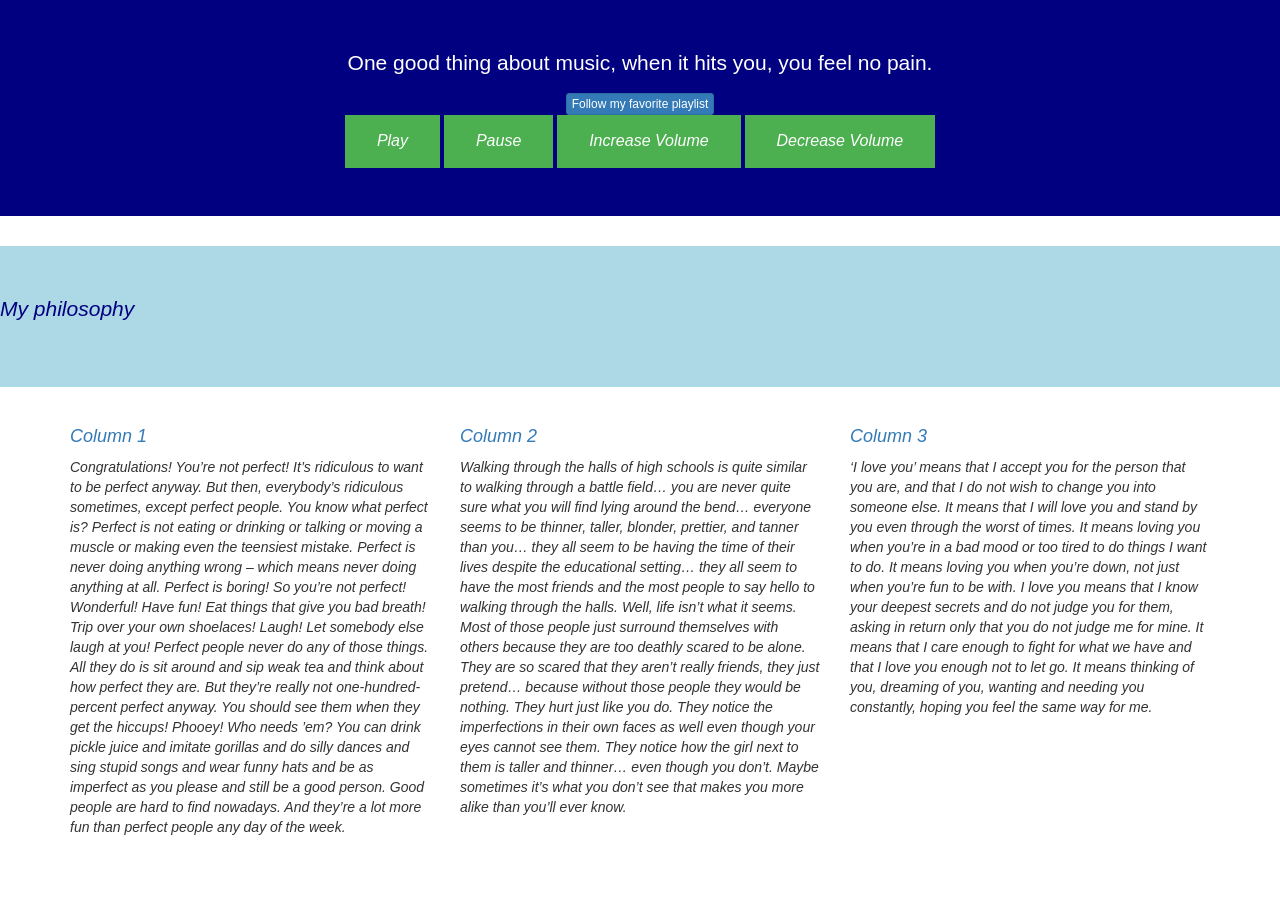
<file: pages/aboutMe.html>
<!DOCTYPE html>
<html lang="en">
<head>
<meta charset="UTF-8">
<meta http-equiv="X-UA-Compatible" content="IE=edge">
<meta name="viewport" content="width = device-width, initial-scale = 1">

<title><The world is mine</title>

<link rel= "stylesheet" type="text/css" href="https://maxcdn.bootstrapcdn.com/bootstrap/3.3.7/css/bootstrap.min.css">


 <!-- added to "philosophy section"-->
 <style>
.jumbotron {
	background-color:#000080;
	color:white;

}
/* these are for tabs*/
.tab-content {
	border-left: 1px solid #ddd;
	border-right: 1px solid #ddd;
	border-bottom: 1px solid #ddd;
	padding: 10px;

}
.nav-tabs {
	margin-bottom:0;

}

.but {

	background-color: #4CAF50;
	border: none;
	color: white;
	padding: 15px 32px;
	text-align: center;
	text-decoration: none;
	display: inline-block;
	font-size: 16px;
}


.btn-primary:hover {

	background-color:#add8e6;
}

.but:hover, .btn:focus, .but:active {

	color:white;
	background-color: #e209f1;
}

.jumbotron-sp {
background-color:#add8e6;
	color:navy;


}

</style>

</head>
<body>
<div class="jumbotron">
<center>
<p>One good thing about music, when it hits you, you feel no pain.</p>
</center>
<center>
<a href = "https://www.youtube.com/playlist?list=PLks8QJO7_Kgt5_I1Z3nrPunA-Af41qRYp" class="btn btn-primary btn-xs" target="_blank" role="button">Follow my favorite playlist</a>
</center>
<center>
	<audio autoplay id = "nujabes" src="another.mp3"  autostart ="true" loop="false"> 
<p>Your browser does not support the <code>audio</code> element.</p>
</audio>
</center>
<center>
<div>
  <button class="but" onclick="document.getElementById('nujabes').play()"><em>Play<em></button>
  <button class="but" onclick="document.getElementById('nujabes').pause()">Pause</button>
  <button class="but" onclick="document.getElementById('nujabes').volume+=0.1">Increase Volume</button>
  <button class="but" onclick="document.getElementById('nujabes').volume-=0.1">Decrease Volume</button>
</div>
</center>
</div>
<div class="jumbotron jumbotron-sp">
	 <p>My philosophy</p>
	 </div>
<!-- added to "philosophy section"-->
<div class="container">

<div class="row">

 <div class="col-lg-4 col-md-6 col-sm-8 col-xs-12">
	 <h4><a href="#col1Content" data-toggle="collapse">Column 1</a></h4>
	 <div id="col1Content" class="collapse in">Congratulations! You’re not perfect! It’s ridiculous to want to be perfect anyway. But then, everybody’s ridiculous sometimes, except perfect people. You know what perfect is? Perfect is not eating or drinking or talking or moving a muscle or making even the teensiest mistake. Perfect is never doing anything wrong – which means never doing anything at all. Perfect is boring! So you’re not perfect! Wonderful! Have fun! Eat things that give you bad breath! Trip over your own shoelaces! Laugh! Let somebody else laugh at you! Perfect people never do any of those things. All they do is sit around and sip weak tea and think about how perfect they are. But they’re really not one-hundred-percent perfect anyway. You should see them when they get the hiccups! Phooey! Who needs ’em? You can drink pickle juice and imitate gorillas and do silly dances and sing stupid songs and wear funny hats and be as imperfect as you please and still be a good person. Good people are hard to find nowadays. And they’re a lot more fun than perfect people any day of the week.
		 </div>
	 </div>

<div class="col-lg-4 col-md-6 col-sm-8 col-xs-12">
	<h4><a href="#col2Content" data-toggle="collapse">Column 2</a></h4>
	 <div id="col2Content" class="collapse in">Walking through the halls of high schools is quite similar to walking through a battle field… you are never quite sure what you will find lying around the bend… everyone seems to be thinner, taller, blonder, prettier, and tanner than you… they all seem to be having the time of their lives despite the educational setting… they all seem to have the most friends and the most people to say hello to walking through the halls. Well, life isn’t what it seems. Most of those people just surround themselves with others because they are too deathly scared to be alone. They are so scared that they aren’t really friends, they just pretend… because without those people they would be nothing. They hurt just like you do. They notice the imperfections in their own faces as well even though your eyes cannot see them. They notice how the girl next to them is taller and thinner… even though you don’t. Maybe sometimes it’s what you don’t see that makes you more alike than you’ll ever know.
	 </div>
	 </div>

 <div class="col-lg-4 col-md-6 col-sm-12 col-xs-12">
	<h4><a href="#col3Content" data-toggle="collapse">Column 3</a></h4>
	 <div id="col3Content" class="collapse in">‘I love you’ means that I accept you for the person that you are, and that I do not wish to change you into someone else. It means that I will love you and stand by you even through the worst of times. It means loving you when you’re in a bad mood or too tired to do things I want to do. It means loving you when you’re down, not just when you’re fun to be with. I love you means that I know your deepest secrets and do not judge you for them, asking in return only that you do not judge me for mine. It means that I care enough to fight for what we have and that I love you enough not to let go. It means thinking of you, dreaming of you, wanting and needing you constantly, hoping you feel the same way for me.</div>
	 </div>

</div>
</div>

<script src="https://ajax.googleapis.com/ajax/libs/jquery/2.1.3/jquery.min.js"></script>
<script src="https://maxcdcn.bootstrapcdn.com/bootstrap/3.3.7/js/bootstrap.min.js"></script>

</body>
</html>
</file>
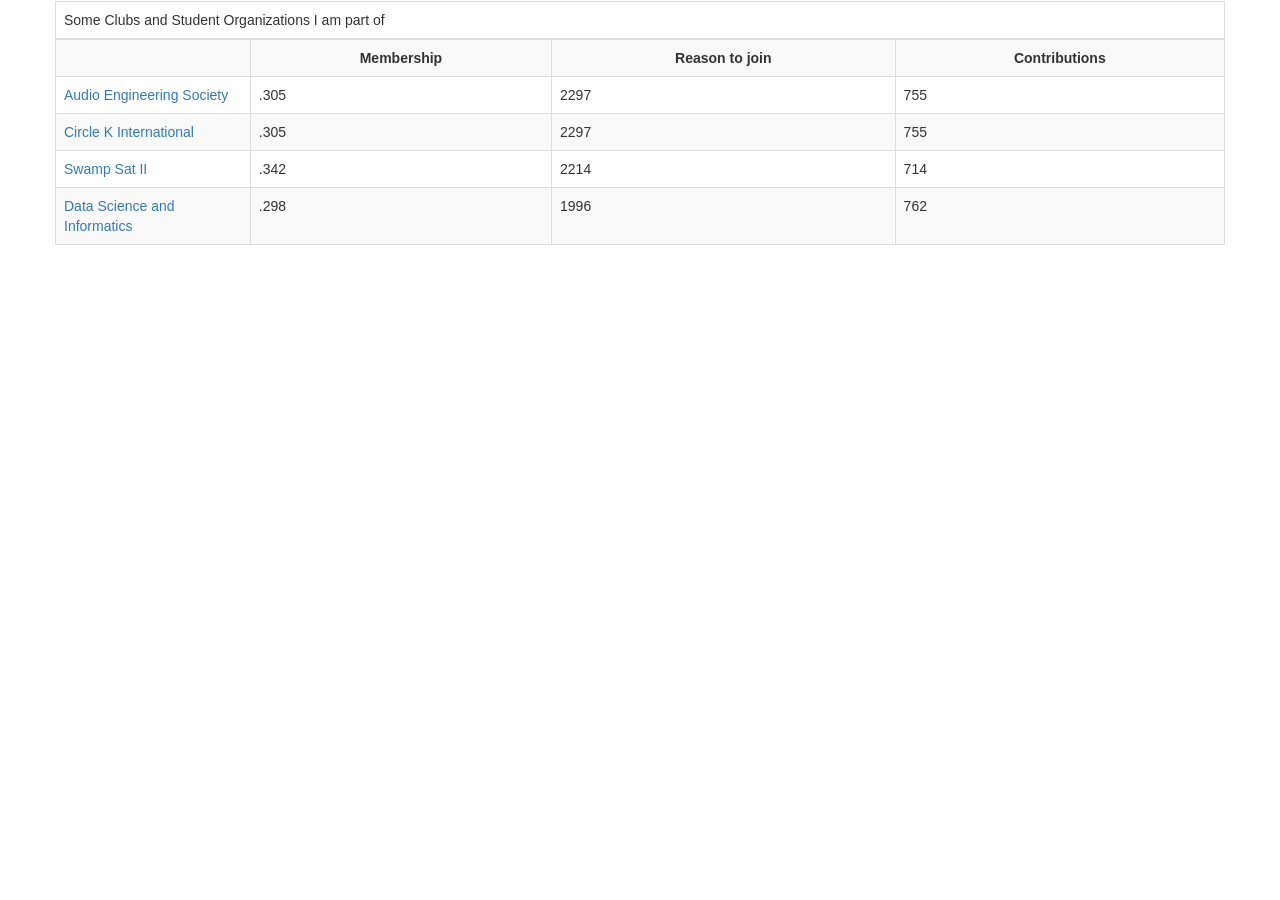
<file: pages/table.html>
<!DOCTYPE html>
<html lang="en">
<head>
<meta charset="UTF-8">
<meta http-equiv="X-UA-Compatible" content="IE=edge">
<meta name="viewport" content="width = device-width, initial-scale = 1">

<title><Bootstrap review</title>

<link rel= "stylesheet" type="text/css" href="https://maxcdn.bootstrapcdn.com/bootstrap/3.3.7/css/bootstrap.min.css">


</head>
<body>

<div class="container">
<div class="row">

<!-- this is to make space-->	
<div class="col-md-6 col-md-offset-6"></div>
<!--- leave 6 cols to the left of the screen-->

<!-- The table class adds nice spacing and the other classes add additional style -->
    <table class="table table-bordered table-striped table-hover">
    <thead>
    <tr>
    <td colspan="4">Some Clubs and Student Organizations I am part of</td>
    </tr>
    </thead>
    <tbody>
    <tr>
 
    <!-- You can adjust the width of table columns as well -->
    <th class="col-md-2"></td>
 
    <!-- Use text alignment like text-center or text-right -->

    <!-- add this in for header-->
       
    <th class="text-center">Membership</td>
    <th class="text-center">Reason to join</td>
    <th class="text-center">Contributions</td>
    </tr>
    <tr>
    <td><a href="#">Audio Engineering Society</a></td>
    <td>.305</td>
    <td>2297</td>
    <td>755</td>
    </tr>
    <tr>
    <td><a href="#">Circle K International</a></td>
    <td>.305</td>
    <td>2297</td>
    <td>755</td>
    </tr>
    <tr>
    <td><a href="#">Swamp Sat II</a></td>
    <td>.342</td>
    <td>2214</td>
    <td>714</td>
    </tr>
    <tr>
    <td><a href="#">Data Science and Informatics</a></td>
    <td>.298</td>
    <td>1996</td>
    <td>762</td>
    </tr>
    </tbody>
    </table>
  </div>
</div>
</div>

<script src="https://ajax.googleapis.com/ajax/libs/jquery/2.1.3/jquery.min.js"></script>
<script src="https://maxcdcn.bootstrapcdn.com/bootstrap/3.3.7/js/bootstrap.min.js"></script>

</body>
</html>
</file>
<file: webDev/Anthi/css/icomoon.css>
@font-face {
	font-family: 'icomoon';
	src:url('../fonts/icomoon/icomoon.eot?qtatmt');
	src:url('../fonts/icomoon/icomoon.eot?qtatmt#iefix') format('embedded-opentype'),
		url('../fonts/icomoon/icomoon.ttf?qtatmt') format('truetype'),
		url('../fonts/icomoon/icomoon.woff?qtatmt') format('woff'),
		url('../fonts/icomoon/icomoon.svg?qtatmt#icomoon') format('svg');
	font-weight: normal;
	font-style: normal;
}

[class^="icon-"], [class*=" icon-"] {
	font-family: 'icomoon';
	speak: none;
	font-style: normal;
	font-weight: normal;
	font-variant: normal;
	text-transform: none;
	line-height: 1;

	/* Better Font Rendering =========== */
	-webkit-font-smoothing: antialiased;
	-moz-osx-font-smoothing: grayscale;
}

.icon-glass:before {
	content: "\f000";
}
.icon-music:before {
	content: "\f001";
}
.icon-search2:before {
	content: "\f002";
}
.icon-envelope-o:before {
	content: "\f003";
}
.icon-heart:before {
	content: "\f004";
}
.icon-star:before {
	content: "\f005";
}
.icon-star-o:before {
	content: "\f006";
}
.icon-user:before {
	content: "\f007";
}
.icon-film:before {
	content: "\f008";
}
.icon-th-large:before {
	content: "\f009";
}
.icon-th:before {
	content: "\f00a";
}
.icon-th-list:before {
	content: "\f00b";
}
.icon-check:before {
	content: "\f00c";
}
.icon-close:before {
	content: "\f00d";
}
.icon-remove:before {
	content: "\f00d";
}
.icon-times:before {
	content: "\f00d";
}
.icon-search-plus:before {
	content: "\f00e";
}
.icon-search-minus:before {
	content: "\f010";
}
.icon-power-off:before {
	content: "\f011";
}
.icon-signal:before {
	content: "\f012";
}
.icon-cog:before {
	content: "\f013";
}
.icon-gear:before {
	content: "\f013";
}
.icon-trash-o:before {
	content: "\f014";
}
.icon-home:before {
	content: "\f015";
}
.icon-file-o:before {
	content: "\f016";
}
.icon-clock-o:before {
	content: "\f017";
}
.icon-road:before {
	content: "\f018";
}
.icon-download:before {
	content: "\f019";
}
.icon-arrow-circle-o-down:before {
	content: "\f01a";
}
.icon-arrow-circle-o-up:before {
	content: "\f01b";
}
.icon-inbox:before {
	content: "\f01c";
}
.icon-play-circle-o:before {
	content: "\f01d";
}
.icon-repeat2:before {
	content: "\f01e";
}
.icon-rotate-right:before {
	content: "\f01e";
}
.icon-refresh:before {
	content: "\f021";
}
.icon-list-alt:before {
	content: "\f022";
}
.icon-lock:before {
	content: "\f023";
}
.icon-flag:before {
	content: "\f024";
}
.icon-headphones:before {
	content: "\f025";
}
.icon-volume-off:before {
	content: "\f026";
}
.icon-volume-down:before {
	content: "\f027";
}
.icon-volume-up:before {
	content: "\f028";
}
.icon-qrcode:before {
	content: "\f029";
}
.icon-barcode:before {
	content: "\f02a";
}
.icon-tag:before {
	content: "\f02b";
}
.icon-tags:before {
	content: "\f02c";
}
.icon-book:before {
	content: "\f02d";
}
.icon-bookmark:before {
	content: "\f02e";
}
.icon-print:before {
	content: "\f02f";
}
.icon-camera:before {
	content: "\f030";
}
.icon-font:before {
	content: "\f031";
}
.icon-bold:before {
	content: "\f032";
}
.icon-italic:before {
	content: "\f033";
}
.icon-text-height:before {
	content: "\f034";
}
.icon-text-width:before {
	content: "\f035";
}
.icon-align-left:before {
	content: "\f036";
}
.icon-align-center2:before {
	content: "\f037";
}
.icon-align-right:before {
	content: "\f038";
}
.icon-align-justify2:before {
	content: "\f039";
}
.icon-list:before {
	content: "\f03a";
}
.icon-dedent:before {
	content: "\f03b";
}
.icon-outdent:before {
	content: "\f03b";
}
.icon-indent:before {
	content: "\f03c";
}
.icon-video-camera:before {
	content: "\f03d";
}
.icon-image:before {
	content: "\f03e";
}
.icon-photo:before {
	content: "\f03e";
}
.icon-picture-o:before {
	content: "\f03e";
}
.icon-pencil:before {
	content: "\f040";
}
.icon-map-marker:before {
	content: "\f041";
}
.icon-adjust:before {
	content: "\f042";
}
.icon-tint:before {
	content: "\f043";
}
.icon-edit:before {
	content: "\f044";
}
.icon-pencil-square-o:before {
	content: "\f044";
}
.icon-share-square-o:before {
	content: "\f045";
}
.icon-check-square-o:before {
	content: "\f046";
}
.icon-arrows:before {
	content: "\f047";
}
.icon-step-backward:before {
	content: "\f048";
}
.icon-fast-backward:before {
	content: "\f049";
}
.icon-backward:before {
	content: "\f04a";
}
.icon-play2:before {
	content: "\f04b";
}
.icon-pause2:before {
	content: "\f04c";
}
.icon-stop2:before {
	content: "\f04d";
}
.icon-forward:before {
	content: "\f04e";
}
.icon-fast-forward2:before {
	content: "\f050";
}
.icon-step-forward:before {
	content: "\f051";
}
.icon-eject:before {
	content: "\f052";
}
.icon-chevron-left:before {
	content: "\f053";
}
.icon-chevron-right:before {
	content: "\f054";
}
.icon-plus-circle:before {
	content: "\f055";
}
.icon-minus-circle:before {
	content: "\f056";
}
.icon-times-circle:before {
	content: "\f057";
}
.icon-check-circle:before {
	content: "\f058";
}
.icon-question-circle:before {
	content: "\f059";
}
.icon-info-circle:before {
	content: "\f05a";
}
.icon-crosshairs:before {
	content: "\f05b";
}
.icon-times-circle-o:before {
	content: "\f05c";
}
.icon-check-circle-o:before {
	content: "\f05d";
}
.icon-ban2:before {
	content: "\f05e";
}
.icon-arrow-left:before {
	content: "\f060";
}
.icon-arrow-right:before {
	content: "\f061";
}
.icon-arrow-up:before {
	content: "\f062";
}
.icon-arrow-down:before {
	content: "\f063";
}
.icon-mail-forward:before {
	content: "\f064";
}
.icon-share:before {
	content: "\f064";
}
.icon-expand2:before {
	content: "\f065";
}
.icon-compress:before {
	content: "\f066";
}
.icon-plus:before {
	content: "\f067";
}
.icon-minus:before {
	content: "\f068";
}
.icon-asterisk:before {
	content: "\f069";
}
.icon-exclamation-circle:before {
	content: "\f06a";
}
.icon-gift:before {
	content: "\f06b";
}
.icon-leaf:before {
	content: "\f06c";
}
.icon-fire:before {
	content: "\f06d";
}
.icon-eye:before {
	content: "\f06e";
}
.icon-eye-slash:before {
	content: "\f070";
}
.icon-exclamation-triangle:before {
	content: "\f071";
}
.icon-warning:before {
	content: "\f071";
}
.icon-plane:before {
	content: "\f072";
}
.icon-calendar:before {
	content: "\f073";
}
.icon-random:before {
	content: "\f074";
}
.icon-comment:before {
	content: "\f075";
}
.icon-magnet:before {
	content: "\f076";
}
.icon-chevron-up:before {
	content: "\f077";
}
.icon-chevron-down:before {
	content: "\f078";
}
.icon-retweet:before {
	content: "\f079";
}
.icon-shopping-cart:before {
	content: "\f07a";
}
.icon-folder:before {
	content: "\f07b";
}
.icon-folder-open:before {
	content: "\f07c";
}
.icon-arrows-v:before {
	content: "\f07d";
}
.icon-arrows-h:before {
	content: "\f07e";
}
.icon-bar-chart:before {
	content: "\f080";
}
.icon-bar-chart-o:before {
	content: "\f080";
}
.icon-twitter-square:before {
	content: "\f081";
}
.icon-facebook-square:before {
	content: "\f082";
}
.icon-camera-retro:before {
	content: "\f083";
}
.icon-key:before {
	content: "\f084";
}
.icon-cogs:before {
	content: "\f085";
}
.icon-gears:before {
	content: "\f085";
}
.icon-comments:before {
	content: "\f086";
}
.icon-thumbs-o-up:before {
	content: "\f087";
}
.icon-thumbs-o-down:before {
	content: "\f088";
}
.icon-star-half:before {
	content: "\f089";
}
.icon-heart-o:before {
	content: "\f08a";
}
.icon-sign-out:before {
	content: "\f08b";
}
.icon-linkedin-square:before {
	content: "\f08c";
}
.icon-thumb-tack:before {
	content: "\f08d";
}
.icon-external-link:before {
	content: "\f08e";
}
.icon-sign-in:before {
	content: "\f090";
}
.icon-trophy:before {
	content: "\f091";
}
.icon-github-square:before {
	content: "\f092";
}
.icon-upload:before {
	content: "\f093";
}
.icon-lemon-o:before {
	content: "\f094";
}
.icon-phone:before {
	content: "\f095";
}
.icon-square-o:before {
	content: "\f096";
}
.icon-bookmark-o:before {
	content: "\f097";
}
.icon-phone-square:before {
	content: "\f098";
}
.icon-twitter:before {
	content: "\f099";
}
.icon-facebook:before {
	content: "\f09a";
}
.icon-facebook-f:before {
	content: "\f09a";
}
.icon-github:before {
	content: "\f09b";
}
.icon-unlock2:before {
	content: "\f09c";
}
.icon-credit-card:before {
	content: "\f09d";
}
.icon-feed:before {
	content: "\f09e";
}
.icon-rss:before {
	content: "\f09e";
}
.icon-hdd-o:before {
	content: "\f0a0";
}
.icon-bullhorn:before {
	content: "\f0a1";
}
.icon-bell-o:before {
	content: "\f0a2";
}
.icon-certificate:before {
	content: "\f0a3";
}
.icon-hand-o-right:before {
	content: "\f0a4";
}
.icon-hand-o-left:before {
	content: "\f0a5";
}
.icon-hand-o-up:before {
	content: "\f0a6";
}
.icon-hand-o-down:before {
	content: "\f0a7";
}
.icon-arrow-circle-left:before {
	content: "\f0a8";
}
.icon-arrow-circle-right:before {
	content: "\f0a9";
}
.icon-arrow-circle-up:before {
	content: "\f0aa";
}
.icon-arrow-circle-down:before {
	content: "\f0ab";
}
.icon-globe:before {
	content: "\f0ac";
}
.icon-wrench:before {
	content: "\f0ad";
}
.icon-tasks:before {
	content: "\f0ae";
}
.icon-filter:before {
	content: "\f0b0";
}
.icon-briefcase:before {
	content: "\f0b1";
}
.icon-arrows-alt:before {
	content: "\f0b2";
}
.icon-group:before {
	content: "\f0c0";
}
.icon-users:before {
	content: "\f0c0";
}
.icon-chain:before {
	content: "\f0c1";
}
.icon-link:before {
	content: "\f0c1";
}
.icon-cloud:before {
	content: "\f0c2";
}
.icon-flask:before {
	content: "\f0c3";
}
.icon-cut:before {
	content: "\f0c4";
}
.icon-scissors:before {
	content: "\f0c4";
}
.icon-copy:before {
	content: "\f0c5";
}
.icon-files-o:before {
	content: "\f0c5";
}
.icon-paperclip:before {
	content: "\f0c6";
}
.icon-floppy-o:before {
	content: "\f0c7";
}
.icon-save:before {
	content: "\f0c7";
}
.icon-square:before {
	content: "\f0c8";
}
.icon-bars:before {
	content: "\f0c9";
}
.icon-navicon:before {
	content: "\f0c9";
}
.icon-reorder:before {
	content: "\f0c9";
}
.icon-list-ul:before {
	content: "\f0ca";
}
.icon-list-ol:before {
	content: "\f0cb";
}
.icon-strikethrough:before {
	content: "\f0cc";
}
.icon-underline:before {
	content: "\f0cd";
}
.icon-table:before {
	content: "\f0ce";
}
.icon-magic:before {
	content: "\f0d0";
}
.icon-truck:before {
	content: "\f0d1";
}
.icon-pinterest:before {
	content: "\f0d2";
}
.icon-pinterest-square:before {
	content: "\f0d3";
}
.icon-google-plus-square:before {
	content: "\f0d4";
}
.icon-google-plus:before {
	content: "\f0d5";
}
.icon-money:before {
	content: "\f0d6";
}
.icon-caret-down:before {
	content: "\f0d7";
}
.icon-caret-up:before {
	content: "\f0d8";
}
.icon-caret-left:before {
	content: "\f0d9";
}
.icon-caret-right:before {
	content: "\f0da";
}
.icon-columns2:before {
	content: "\f0db";
}
.icon-sort:before {
	content: "\f0dc";
}
.icon-unsorted:before {
	content: "\f0dc";
}
.icon-sort-desc:before {
	content: "\f0dd";
}
.icon-sort-down:before {
	content: "\f0dd";
}
.icon-sort-asc:before {
	content: "\f0de";
}
.icon-sort-up:before {
	content: "\f0de";
}
.icon-envelope:before {
	content: "\f0e0";
}
.icon-linkedin:before {
	content: "\f0e1";
}
.icon-rotate-left:before {
	content: "\f0e2";
}
.icon-undo:before {
	content: "\f0e2";
}
.icon-gavel:before {
	content: "\f0e3";
}
.icon-legal:before {
	content: "\f0e3";
}
.icon-dashboard:before {
	content: "\f0e4";
}
.icon-tachometer:before {
	content: "\f0e4";
}
.icon-comment-o:before {
	content: "\f0e5";
}
.icon-comments-o:before {
	content: "\f0e6";
}
.icon-bolt:before {
	content: "\f0e7";
}
.icon-flash:before {
	content: "\f0e7";
}
.icon-sitemap:before {
	content: "\f0e8";
}
.icon-umbrella2:before {
	content: "\f0e9";
}
.icon-clipboard:before {
	content: "\f0ea";
}
.icon-paste:before {
	content: "\f0ea";
}
.icon-lightbulb-o:before {
	content: "\f0eb";
}
.icon-exchange:before {
	content: "\f0ec";
}
.icon-cloud-download2:before {
	content: "\f0ed";
}
.icon-cloud-upload2:before {
	content: "\f0ee";
}
.icon-user-md:before {
	content: "\f0f0";
}
.icon-stethoscope:before {
	content: "\f0f1";
}
.icon-suitcase:before {
	content: "\f0f2";
}
.icon-bell:before {
	content: "\f0f3";
}
.icon-coffee:before {
	content: "\f0f4";
}
.icon-cutlery:before {
	content: "\f0f5";
}
.icon-file-text-o:before {
	content: "\f0f6";
}
.icon-building-o:before {
	content: "\f0f7";
}
.icon-hospital-o:before {
	content: "\f0f8";
}
.icon-ambulance:before {
	content: "\f0f9";
}
.icon-medkit:before {
	content: "\f0fa";
}
.icon-fighter-jet:before {
	content: "\f0fb";
}
.icon-beer:before {
	content: "\f0fc";
}
.icon-h-square:before {
	content: "\f0fd";
}
.icon-plus-square:before {
	content: "\f0fe";
}
.icon-angle-double-left:before {
	content: "\f100";
}
.icon-angle-double-right:before {
	content: "\f101";
}
.icon-angle-double-up:before {
	content: "\f102";
}
.icon-angle-double-down:before {
	content: "\f103";
}
.icon-angle-left:before {
	content: "\f104";
}
.icon-angle-right:before {
	content: "\f105";
}
.icon-angle-up:before {
	content: "\f106";
}
.icon-angle-down:before {
	content: "\f107";
}
.icon-desktop:before {
	content: "\f108";
}
.icon-laptop:before {
	content: "\f109";
}
.icon-tablet:before {
	content: "\f10a";
}
.icon-mobile:before {
	content: "\f10b";
}
.icon-mobile-phone:before {
	content: "\f10b";
}
.icon-circle-o:before {
	content: "\f10c";
}
.icon-quote-left:before {
	content: "\f10d";
}
.icon-quote-right:before {
	content: "\f10e";
}
.icon-spinner:before {
	content: "\f110";
}
.icon-circle:before {
	content: "\f111";
}
.icon-mail-reply:before {
	content: "\f112";
}
.icon-reply:before {
	content: "\f112";
}
.icon-github-alt:before {
	content: "\f113";
}
.icon-folder-o:before {
	content: "\f114";
}
.icon-folder-open-o:before {
	content: "\f115";
}
.icon-smile-o:before {
	content: "\f118";
}
.icon-frown-o:before {
	content: "\f119";
}
.icon-meh-o:before {
	content: "\f11a";
}
.icon-gamepad:before {
	content: "\f11b";
}
.icon-keyboard-o:before {
	content: "\f11c";
}
.icon-flag-o:before {
	content: "\f11d";
}
.icon-flag-checkered:before {
	content: "\f11e";
}
.icon-terminal:before {
	content: "\f120";
}
.icon-code:before {
	content: "\f121";
}
.icon-mail-reply-all:before {
	content: "\f122";
}
.icon-reply-all:before {
	content: "\f122";
}
.icon-star-half-empty:before {
	content: "\f123";
}
.icon-star-half-full:before {
	content: "\f123";
}
.icon-star-half-o:before {
	content: "\f123";
}
.icon-location-arrow:before {
	content: "\f124";
}
.icon-crop:before {
	content: "\f125";
}
.icon-code-fork:before {
	content: "\f126";
}
.icon-chain-broken:before {
	content: "\f127";
}
.icon-unlink:before {
	content: "\f127";
}
.icon-question:before {
	content: "\f128";
}
.icon-info:before {
	content: "\f129";
}
.icon-exclamation:before {
	content: "\f12a";
}
.icon-superscript:before {
	content: "\f12b";
}
.icon-subscript:before {
	content: "\f12c";
}
.icon-eraser:before {
	content: "\f12d";
}
.icon-puzzle-piece:before {
	content: "\f12e";
}
.icon-microphone2:before {
	content: "\f130";
}
.icon-microphone-slash:before {
	content: "\f131";
}
.icon-shield:before {
	content: "\f132";
}
.icon-calendar-o:before {
	content: "\f133";
}
.icon-fire-extinguisher:before {
	content: "\f134";
}
.icon-rocket:before {
	content: "\f135";
}
.icon-maxcdn:before {
	content: "\f136";
}
.icon-chevron-circle-left:before {
	content: "\f137";
}
.icon-chevron-circle-right:before {
	content: "\f138";
}
.icon-chevron-circle-up:before {
	content: "\f139";
}
.icon-chevron-circle-down:before {
	content: "\f13a";
}
.icon-html5:before {
	content: "\f13b";
}
.icon-css3:before {
	content: "\f13c";
}
.icon-anchor2:before {
	content: "\f13d";
}
.icon-unlock-alt:before {
	content: "\f13e";
}
.icon-bullseye:before {
	content: "\f140";
}
.icon-ellipsis-h:before {
	content: "\f141";
}
.icon-ellipsis-v:before {
	content: "\f142";
}
.icon-rss-square:before {
	content: "\f143";
}
.icon-play-circle:before {
	content: "\f144";
}
.icon-ticket:before {
	content: "\f145";
}
.icon-minus-square:before {
	content: "\f146";
}
.icon-minus-square-o:before {
	content: "\f147";
}
.icon-level-up:before {
	content: "\f148";
}
.icon-level-down:before {
	content: "\f149";
}
.icon-check-square:before {
	content: "\f14a";
}
.icon-pencil-square:before {
	content: "\f14b";
}
.icon-external-link-square:before {
	content: "\f14c";
}
.icon-share-square:before {
	content: "\f14d";
}
.icon-compass:before {
	content: "\f14e";
}
.icon-caret-square-o-down:before {
	content: "\f150";
}
.icon-toggle-down:before {
	content: "\f150";
}
.icon-caret-square-o-up:before {
	content: "\f151";
}
.icon-toggle-up:before {
	content: "\f151";
}
.icon-caret-square-o-right:before {
	content: "\f152";
}
.icon-toggle-right:before {
	content: "\f152";
}
.icon-eur:before {
	content: "\f153";
}
.icon-euro:before {
	content: "\f153";
}
.icon-gbp:before {
	content: "\f154";
}
.icon-dollar:before {
	content: "\f155";
}
.icon-usd:before {
	content: "\f155";
}
.icon-inr:before {
	content: "\f156";
}
.icon-rupee:before {
	content: "\f156";
}
.icon-cny:before {
	content: "\f157";
}
.icon-jpy:before {
	content: "\f157";
}
.icon-rmb:before {
	content: "\f157";
}
.icon-yen:before {
	content: "\f157";
}
.icon-rouble:before {
	content: "\f158";
}
.icon-rub:before {
	content: "\f158";
}
.icon-ruble:before {
	content: "\f158";
}
.icon-krw:before {
	content: "\f159";
}
.icon-won:before {
	content: "\f159";
}
.icon-bitcoin:before {
	content: "\f15a";
}
.icon-btc:before {
	content: "\f15a";
}
.icon-file2:before {
	content: "\f15b";
}
.icon-file-text:before {
	content: "\f15c";
}
.icon-sort-alpha-asc:before {
	content: "\f15d";
}
.icon-sort-alpha-desc:before {
	content: "\f15e";
}
.icon-sort-amount-asc:before {
	content: "\f160";
}
.icon-sort-amount-desc:before {
	content: "\f161";
}
.icon-sort-numeric-asc:before {
	content: "\f162";
}
.icon-sort-numeric-desc:before {
	content: "\f163";
}
.icon-thumbs-up:before {
	content: "\f164";
}
.icon-thumbs-down:before {
	content: "\f165";
}
.icon-youtube-square:before {
	content: "\f166";
}
.icon-youtube:before {
	content: "\f167";
}
.icon-xing:before {
	content: "\f168";
}
.icon-xing-square:before {
	content: "\f169";
}
.icon-youtube-play:before {
	content: "\f16a";
}
.icon-dropbox:before {
	content: "\f16b";
}
.icon-stack-overflow:before {
	content: "\f16c";
}
.icon-instagram:before {
	content: "\f16d";
}
.icon-flickr:before {
	content: "\f16e";
}
.icon-adn:before {
	content: "\f170";
}
.icon-bitbucket:before {
	content: "\f171";
}
.icon-bitbucket-square:before {
	content: "\f172";
}
.icon-tumblr:before {
	content: "\f173";
}
.icon-tumblr-square:before {
	content: "\f174";
}
.icon-long-arrow-down:before {
	content: "\f175";
}
.icon-long-arrow-up:before {
	content: "\f176";
}
.icon-long-arrow-left:before {
	content: "\f177";
}
.icon-long-arrow-right:before {
	content: "\f178";
}
.icon-apple:before {
	content: "\f179";
}
.icon-windows:before {
	content: "\f17a";
}
.icon-android:before {
	content: "\f17b";
}
.icon-linux:before {
	content: "\f17c";
}
.icon-dribbble:before {
	content: "\f17d";
}
.icon-skype:before {
	content: "\f17e";
}
.icon-foursquare:before {
	content: "\f180";
}
.icon-trello:before {
	content: "\f181";
}
.icon-female:before {
	content: "\f182";
}
.icon-male:before {
	content: "\f183";
}
.icon-gittip:before {
	content: "\f184";
}
.icon-gratipay:before {
	content: "\f184";
}
.icon-sun-o:before {
	content: "\f185";
}
.icon-moon-o:before {
	content: "\f186";
}
.icon-archive:before {
	content: "\f187";
}
.icon-bug:before {
	content: "\f188";
}
.icon-vk:before {
	content: "\f189";
}
.icon-weibo:before {
	content: "\f18a";
}
.icon-renren:before {
	content: "\f18b";
}
.icon-pagelines:before {
	content: "\f18c";
}
.icon-stack-exchange:before {
	content: "\f18d";
}
.icon-arrow-circle-o-right:before {
	content: "\f18e";
}
.icon-arrow-circle-o-left:before {
	content: "\f190";
}
.icon-caret-square-o-left:before {
	content: "\f191";
}
.icon-toggle-left:before {
	content: "\f191";
}
.icon-dot-circle-o:before {
	content: "\f192";
}
.icon-wheelchair:before {
	content: "\f193";
}
.icon-vimeo-square:before {
	content: "\f194";
}
.icon-try:before {
	content: "\f195";
}
.icon-turkish-lira:before {
	content: "\f195";
}
.icon-plus-square-o:before {
	content: "\f196";
}
.icon-space-shuttle:before {
	content: "\f197";
}
.icon-slack:before {
	content: "\f198";
}
.icon-envelope-square:before {
	content: "\f199";
}
.icon-wordpress:before {
	content: "\f19a";
}
.icon-openid:before {
	content: "\f19b";
}
.icon-bank:before {
	content: "\f19c";
}
.icon-institution:before {
	content: "\f19c";
}
.icon-university:before {
	content: "\f19c";
}
.icon-graduation-cap:before {
	content: "\f19d";
}
.icon-mortar-board:before {
	content: "\f19d";
}
.icon-yahoo:before {
	content: "\f19e";
}
.icon-google:before {
	content: "\f1a0";
}
.icon-reddit:before {
	content: "\f1a1";
}
.icon-reddit-square:before {
	content: "\f1a2";
}
.icon-stumbleupon-circle:before {
	content: "\f1a3";
}
.icon-stumbleupon:before {
	content: "\f1a4";
}
.icon-delicious:before {
	content: "\f1a5";
}
.icon-digg:before {
	content: "\f1a6";
}
.icon-pied-piper:before {
	content: "\f1a7";
}
.icon-pied-piper-alt:before {
	content: "\f1a8";
}
.icon-drupal:before {
	content: "\f1a9";
}
.icon-joomla:before {
	content: "\f1aa";
}
.icon-language:before {
	content: "\f1ab";
}
.icon-fax:before {
	content: "\f1ac";
}
.icon-building:before {
	content: "\f1ad";
}
.icon-child:before {
	content: "\f1ae";
}
.icon-paw:before {
	content: "\f1b0";
}
.icon-spoon:before {
	content: "\f1b1";
}
.icon-cube:before {
	content: "\f1b2";
}
.icon-cubes:before {
	content: "\f1b3";
}
.icon-behance:before {
	content: "\f1b4";
}
.icon-behance-square:before {
	content: "\f1b5";
}
.icon-steam:before {
	content: "\f1b6";
}
.icon-steam-square:before {
	content: "\f1b7";
}
.icon-recycle:before {
	content: "\f1b8";
}
.icon-automobile:before {
	content: "\f1b9";
}
.icon-car:before {
	content: "\f1b9";
}
.icon-cab:before {
	content: "\f1ba";
}
.icon-taxi:before {
	content: "\f1ba";
}
.icon-tree:before {
	content: "\f1bb";
}
.icon-spotify:before {
	content: "\f1bc";
}
.icon-deviantart:before {
	content: "\f1bd";
}
.icon-soundcloud:before {
	content: "\f1be";
}
.icon-database:before {
	content: "\f1c0";
}
.icon-file-pdf-o:before {
	content: "\f1c1";
}
.icon-file-word-o:before {
	content: "\f1c2";
}
.icon-file-excel-o:before {
	content: "\f1c3";
}
.icon-file-powerpoint-o:before {
	content: "\f1c4";
}
.icon-file-image-o:before {
	content: "\f1c5";
}
.icon-file-photo-o:before {
	content: "\f1c5";
}
.icon-file-picture-o:before {
	content: "\f1c5";
}
.icon-file-archive-o:before {
	content: "\f1c6";
}
.icon-file-zip-o:before {
	content: "\f1c6";
}
.icon-file-audio-o:before {
	content: "\f1c7";
}
.icon-file-sound-o:before {
	content: "\f1c7";
}
.icon-file-movie-o:before {
	content: "\f1c8";
}
.icon-file-video-o:before {
	content: "\f1c8";
}
.icon-file-code-o:before {
	content: "\f1c9";
}
.icon-vine:before {
	content: "\f1ca";
}
.icon-codepen:before {
	content: "\f1cb";
}
.icon-jsfiddle:before {
	content: "\f1cc";
}
.icon-life-bouy:before {
	content: "\f1cd";
}
.icon-life-buoy:before {
	content: "\f1cd";
}
.icon-life-ring:before {
	content: "\f1cd";
}
.icon-life-saver:before {
	content: "\f1cd";
}
.icon-support:before {
	content: "\f1cd";
}
.icon-circle-o-notch:before {
	content: "\f1ce";
}
.icon-ra:before {
	content: "\f1d0";
}
.icon-rebel:before {
	content: "\f1d0";
}
.icon-empire:before {
	content: "\f1d1";
}
.icon-ge:before {
	content: "\f1d1";
}
.icon-git-square:before {
	content: "\f1d2";
}
.icon-git:before {
	content: "\f1d3";
}
.icon-hacker-news:before {
	content: "\f1d4";
}
.icon-y-combinator-square:before {
	content: "\f1d4";
}
.icon-yc-square:before {
	content: "\f1d4";
}
.icon-tencent-weibo:before {
	content: "\f1d5";
}
.icon-qq:before {
	content: "\f1d6";
}
.icon-wechat:before {
	content: "\f1d7";
}
.icon-weixin:before {
	content: "\f1d7";
}
.icon-paper-plane:before {
	content: "\f1d8";
}
.icon-send:before {
	content: "\f1d8";
}
.icon-paper-plane-o:before {
	content: "\f1d9";
}
.icon-send-o:before {
	content: "\f1d9";
}
.icon-history:before {
	content: "\f1da";
}
.icon-circle-thin:before {
	content: "\f1db";
}
.icon-header:before {
	content: "\f1dc";
}
.icon-paragraph2:before {
	content: "\f1dd";
}
.icon-sliders:before {
	content: "\f1de";
}
.icon-share-alt:before {
	content: "\f1e0";
}
.icon-share-alt-square:before {
	content: "\f1e1";
}
.icon-bomb:before {
	content: "\f1e2";
}
.icon-futbol-o:before {
	content: "\f1e3";
}
.icon-soccer-ball-o:before {
	content: "\f1e3";
}
.icon-tty:before {
	content: "\f1e4";
}
.icon-binoculars:before {
	content: "\f1e5";
}
.icon-plug:before {
	content: "\f1e6";
}
.icon-slideshare:before {
	content: "\f1e7";
}
.icon-twitch:before {
	content: "\f1e8";
}
.icon-yelp:before {
	content: "\f1e9";
}
.icon-newspaper-o:before {
	content: "\f1ea";
}
.icon-wifi:before {
	content: "\f1eb";
}
.icon-calculator:before {
	content: "\f1ec";
}
.icon-paypal:before {
	content: "\f1ed";
}
.icon-google-wallet:before {
	content: "\f1ee";
}
.icon-cc-visa:before {
	content: "\f1f0";
}
.icon-cc-mastercard:before {
	content: "\f1f1";
}
.icon-cc-discover:before {
	content: "\f1f2";
}
.icon-cc-amex:before {
	content: "\f1f3";
}
.icon-cc-paypal:before {
	content: "\f1f4";
}
.icon-cc-stripe:before {
	content: "\f1f5";
}
.icon-bell-slash:before {
	content: "\f1f6";
}
.icon-bell-slash-o:before {
	content: "\f1f7";
}
.icon-trash:before {
	content: "\f1f8";
}
.icon-copyright:before {
	content: "\f1f9";
}
.icon-at:before {
	content: "\f1fa";
}
.icon-eyedropper:before {
	content: "\f1fb";
}
.icon-paint-brush:before {
	content: "\f1fc";
}
.icon-birthday-cake:before {
	content: "\f1fd";
}
.icon-area-chart:before {
	content: "\f1fe";
}
.icon-pie-chart:before {
	content: "\f200";
}
.icon-line-chart:before {
	content: "\f201";
}
.icon-lastfm:before {
	content: "\f202";
}
.icon-lastfm-square:before {
	content: "\f203";
}
.icon-toggle-off:before {
	content: "\f204";
}
.icon-toggle-on:before {
	content: "\f205";
}
.icon-bicycle:before {
	content: "\f206";
}
.icon-bus:before {
	content: "\f207";
}
.icon-ioxhost:before {
	content: "\f208";
}
.icon-angellist:before {
	content: "\f209";
}
.icon-cc:before {
	content: "\f20a";
}
.icon-ils:before {
	content: "\f20b";
}
.icon-shekel:before {
	content: "\f20b";
}
.icon-sheqel:before {
	content: "\f20b";
}
.icon-meanpath:before {
	content: "\f20c";
}
.icon-buysellads:before {
	content: "\f20d";
}
.icon-connectdevelop:before {
	content: "\f20e";
}
.icon-dashcube:before {
	content: "\f210";
}
.icon-forumbee:before {
	content: "\f211";
}
.icon-leanpub:before {
	content: "\f212";
}
.icon-sellsy:before {
	content: "\f213";
}
.icon-shirtsinbulk:before {
	content: "\f214";
}
.icon-simplybuilt:before {
	content: "\f215";
}
.icon-skyatlas:before {
	content: "\f216";
}
.icon-cart-plus:before {
	content: "\f217";
}
.icon-cart-arrow-down:before {
	content: "\f218";
}
.icon-diamond:before {
	content: "\f219";
}
.icon-ship:before {
	content: "\f21a";
}
.icon-user-secret:before {
	content: "\f21b";
}
.icon-motorcycle:before {
	content: "\f21c";
}
.icon-street-view:before {
	content: "\f21d";
}
.icon-heartbeat:before {
	content: "\f21e";
}
.icon-venus:before {
	content: "\f221";
}
.icon-mars:before {
	content: "\f222";
}
.icon-mercury:before {
	content: "\f223";
}
.icon-intersex:before {
	content: "\f224";
}
.icon-transgender:before {
	content: "\f224";
}
.icon-transgender-alt:before {
	content: "\f225";
}
.icon-venus-double:before {
	content: "\f226";
}
.icon-mars-double:before {
	content: "\f227";
}
.icon-venus-mars:before {
	content: "\f228";
}
.icon-mars-stroke:before {
	content: "\f229";
}
.icon-mars-stroke-v:before {
	content: "\f22a";
}
.icon-mars-stroke-h:before {
	content: "\f22b";
}
.icon-neuter:before {
	content: "\f22c";
}
.icon-genderless:before {
	content: "\f22d";
}
.icon-facebook-official:before {
	content: "\f230";
}
.icon-pinterest-p:before {
	content: "\f231";
}
.icon-whatsapp:before {
	content: "\f232";
}
.icon-server2:before {
	content: "\f233";
}
.icon-user-plus:before {
	content: "\f234";
}
.icon-user-times:before {
	content: "\f235";
}
.icon-bed:before {
	content: "\f236";
}
.icon-hotel:before {
	content: "\f236";
}
.icon-viacoin:before {
	content: "\f237";
}
.icon-train:before {
	content: "\f238";
}
.icon-subway:before {
	content: "\f239";
}
.icon-medium:before {
	content: "\f23a";
}
.icon-y-combinator:before {
	content: "\f23b";
}
.icon-yc:before {
	content: "\f23b";
}
.icon-optin-monster:before {
	content: "\f23c";
}
.icon-opencart:before {
	content: "\f23d";
}
.icon-expeditedssl:before {
	content: "\f23e";
}
.icon-battery-4:before {
	content: "\f240";
}
.icon-battery-full:before {
	content: "\f240";
}
.icon-battery-3:before {
	content: "\f241";
}
.icon-battery-three-quarters:before {
	content: "\f241";
}
.icon-battery-2:before {
	content: "\f242";
}
.icon-battery-half:before {
	content: "\f242";
}
.icon-battery-1:before {
	content: "\f243";
}
.icon-battery-quarter:before {
	content: "\f243";
}
.icon-battery-0:before {
	content: "\f244";
}
.icon-battery-empty:before {
	content: "\f244";
}
.icon-mouse-pointer:before {
	content: "\f245";
}
.icon-i-cursor:before {
	content: "\f246";
}
.icon-object-group:before {
	content: "\f247";
}
.icon-object-ungroup:before {
	content: "\f248";
}
.icon-sticky-note:before {
	content: "\f249";
}
.icon-sticky-note-o:before {
	content: "\f24a";
}
.icon-cc-jcb:before {
	content: "\f24b";
}
.icon-cc-diners-club:before {
	content: "\f24c";
}
.icon-clone:before {
	content: "\f24d";
}
.icon-balance-scale:before {
	content: "\f24e";
}
.icon-hourglass-o:before {
	content: "\f250";
}
.icon-hourglass-1:before {
	content: "\f251";
}
.icon-hourglass-start:before {
	content: "\f251";
}
.icon-hourglass-2:before {
	content: "\f252";
}
.icon-hourglass-half:before {
	content: "\f252";
}
.icon-hourglass-3:before {
	content: "\f253";
}
.icon-hourglass-end:before {
	content: "\f253";
}
.icon-hourglass:before {
	content: "\f254";
}
.icon-hand-grab-o:before {
	content: "\f255";
}
.icon-hand-rock-o:before {
	content: "\f255";
}
.icon-hand-paper-o:before {
	content: "\f256";
}
.icon-hand-stop-o:before {
	content: "\f256";
}
.icon-hand-scissors-o:before {
	content: "\f257";
}
.icon-hand-lizard-o:before {
	content: "\f258";
}
.icon-hand-spock-o:before {
	content: "\f259";
}
.icon-hand-pointer-o:before {
	content: "\f25a";
}
.icon-hand-peace-o:before {
	content: "\f25b";
}
.icon-trademark:before {
	content: "\f25c";
}
.icon-registered:before {
	content: "\f25d";
}
.icon-creative-commons:before {
	content: "\f25e";
}
.icon-gg:before {
	content: "\f260";
}
.icon-gg-circle:before {
	content: "\f261";
}
.icon-tripadvisor:before {
	content: "\f262";
}
.icon-odnoklassniki:before {
	content: "\f263";
}
.icon-odnoklassniki-square:before {
	content: "\f264";
}
.icon-get-pocket:before {
	content: "\f265";
}
.icon-wikipedia-w:before {
	content: "\f266";
}
.icon-safari:before {
	content: "\f267";
}
.icon-chrome:before {
	content: "\f268";
}
.icon-firefox:before {
	content: "\f269";
}
.icon-opera:before {
	content: "\f26a";
}
.icon-internet-explorer:before {
	content: "\f26b";
}
.icon-television:before {
	content: "\f26c";
}
.icon-tv:before {
	content: "\f26c";
}
.icon-contao:before {
	content: "\f26d";
}
.icon-500px:before {
	content: "\f26e";
}
.icon-amazon:before {
	content: "\f270";
}
.icon-calendar-plus-o:before {
	content: "\f271";
}
.icon-calendar-minus-o:before {
	content: "\f272";
}
.icon-calendar-times-o:before {
	content: "\f273";
}
.icon-calendar-check-o:before {
	content: "\f274";
}
.icon-industry:before {
	content: "\f275";
}
.icon-map-pin:before {
	content: "\f276";
}
.icon-map-signs:before {
	content: "\f277";
}
.icon-map-o:before {
	content: "\f278";
}
.icon-map:before {
	content: "\f279";
}
.icon-commenting:before {
	content: "\f27a";
}
.icon-commenting-o:before {
	content: "\f27b";
}
.icon-houzz:before {
	content: "\f27c";
}
.icon-vimeo:before {
	content: "\f27d";
}
.icon-black-tie:before {
	content: "\f27e";
}
.icon-fonticons:before {
	content: "\f280";
}
.icon-eye2:before {
	content: "\e000";
}
.icon-paper-clip:before {
	content: "\e001";
}
.icon-mail2:before {
	content: "\e002";
}
.icon-toggle:before {
	content: "\e003";
}
.icon-layout:before {
	content: "\e004";
}
.icon-link2:before {
	content: "\e005";
}
.icon-bell2:before {
	content: "\e006";
}
.icon-lock2:before {
	content: "\e007";
}
.icon-unlock:before {
	content: "\e008";
}
.icon-ribbon:before {
	content: "\e009";
}
.icon-image2:before {
	content: "\e010";
}
.icon-signal2:before {
	content: "\e011";
}
.icon-target:before {
	content: "\e012";
}
.icon-clipboard2:before {
	content: "\e013";
}
.icon-clock2:before {
	content: "\e014";
}
.icon-watch:before {
	content: "\e015";
}
.icon-air-play:before {
	content: "\e016";
}
.icon-camera2:before {
	content: "\e017";
}
.icon-video2:before {
	content: "\e018";
}
.icon-disc:before {
	content: "\e019";
}
.icon-printer:before {
	content: "\e020";
}
.icon-monitor:before {
	content: "\e021";
}
.icon-server:before {
	content: "\e022";
}
.icon-cog2:before {
	content: "\e023";
}
.icon-heart2:before {
	content: "\e024";
}
.icon-paragraph:before {
	content: "\e025";
}
.icon-align-justify:before {
	content: "\e026";
}
.icon-align-left2:before {
	content: "\e027";
}
.icon-align-center:before {
	content: "\e028";
}
.icon-align-right2:before {
	content: "\e029";
}
.icon-book2:before {
	content: "\e030";
}
.icon-layers2:before {
	content: "\e031";
}
.icon-stack:before {
	content: "\e032";
}
.icon-stack-2:before {
	content: "\e033";
}
.icon-paper:before {
	content: "\e034";
}
.icon-paper-stack:before {
	content: "\e035";
}
.icon-search:before {
	content: "\e036";
}
.icon-zoom-in:before {
	content: "\e037";
}
.icon-zoom-out:before {
	content: "\e038";
}
.icon-reply2:before {
	content: "\e039";
}
.icon-circle-plus:before {
	content: "\e040";
}
.icon-circle-minus:before {
	content: "\e041";
}
.icon-circle-check:before {
	content: "\e042";
}
.icon-circle-cross:before {
	content: "\e043";
}
.icon-square-plus:before {
	content: "\e044";
}
.icon-square-minus:before {
	content: "\e045";
}
.icon-square-check:before {
	content: "\e046";
}
.icon-square-cross:before {
	content: "\e047";
}
.icon-microphone:before {
	content: "\e048";
}
.icon-record:before {
	content: "\e049";
}
.icon-skip-back:before {
	content: "\e050";
}
.icon-rewind:before {
	content: "\e051";
}
.icon-play:before {
	content: "\e052";
}
.icon-pause:before {
	content: "\e053";
}
.icon-stop:before {
	content: "\e054";
}
.icon-fast-forward:before {
	content: "\e055";
}
.icon-skip-forward:before {
	content: "\e056";
}
.icon-shuffle2:before {
	content: "\e057";
}
.icon-repeat:before {
	content: "\e058";
}
.icon-folder2:before {
	content: "\e059";
}
.icon-umbrella:before {
	content: "\e060";
}
.icon-moon2:before {
	content: "\e061";
}
.icon-thermometer2:before {
	content: "\e062";
}
.icon-drop2:before {
	content: "\e063";
}
.icon-sun:before {
	content: "\e064";
}
.icon-cloud2:before {
	content: "\e065";
}
.icon-cloud-upload:before {
	content: "\e066";
}
.icon-cloud-download:before {
	content: "\e067";
}
.icon-upload2:before {
	content: "\e068";
}
.icon-download2:before {
	content: "\e069";
}
.icon-location2:before {
	content: "\e070";
}
.icon-location-2:before {
	content: "\e071";
}
.icon-map2:before {
	content: "\e072";
}
.icon-battery2:before {
	content: "\e073";
}
.icon-head:before {
	content: "\e074";
}
.icon-briefcase2:before {
	content: "\e075";
}
.icon-speech-bubble:before {
	content: "\e076";
}
.icon-anchor:before {
	content: "\e077";
}
.icon-globe2:before {
	content: "\e078";
}
.icon-box2:before {
	content: "\e079";
}
.icon-reload:before {
	content: "\e080";
}
.icon-share2:before {
	content: "\e081";
}
.icon-marquee:before {
	content: "\e082";
}
.icon-marquee-plus:before {
	content: "\e083";
}
.icon-marquee-minus:before {
	content: "\e084";
}
.icon-tag2:before {
	content: "\e085";
}
.icon-power:before {
	content: "\e086";
}
.icon-command:before {
	content: "\e087";
}
.icon-alt:before {
	content: "\e088";
}
.icon-esc:before {
	content: "\e089";
}
.icon-bar-graph2:before {
	content: "\e090";
}
.icon-bar-graph-2:before {
	content: "\e091";
}
.icon-pie-graph:before {
	content: "\e092";
}
.icon-star2:before {
	content: "\e093";
}
.icon-arrow-left2:before {
	content: "\e094";
}
.icon-arrow-right2:before {
	content: "\e095";
}
.icon-arrow-up2:before {
	content: "\e096";
}
.icon-arrow-down2:before {
	content: "\e097";
}
.icon-volume:before {
	content: "\e098";
}
.icon-mute:before {
	content: "\e099";
}
.icon-content-right:before {
	content: "\e100";
}
.icon-content-left:before {
	content: "\e101";
}
.icon-grid2:before {
	content: "\e102";
}
.icon-grid-2:before {
	content: "\e103";
}
.icon-columns:before {
	content: "\e104";
}
.icon-loader:before {
	content: "\e105";
}
.icon-bag:before {
	content: "\e106";
}
.icon-ban:before {
	content: "\e107";
}
.icon-flag2:before {
	content: "\e108";
}
.icon-trash2:before {
	content: "\e109";
}
.icon-expand:before {
	content: "\e110";
}
.icon-contract:before {
	content: "\e111";
}
.icon-maximize:before {
	content: "\e112";
}
.icon-minimize:before {
	content: "\e113";
}
.icon-plus2:before {
	content: "\e114";
}
.icon-minus2:before {
	content: "\e115";
}
.icon-check2:before {
	content: "\e116";
}
.icon-cross2:before {
	content: "\e117";
}
.icon-move:before {
	content: "\e118";
}
.icon-delete:before {
	content: "\e119";
}
.icon-menu2:before {
	content: "\e120";
}
.icon-archive2:before {
	content: "\e121";
}
.icon-inbox2:before {
	content: "\e122";
}
.icon-outbox:before {
	content: "\e123";
}
.icon-file:before {
	content: "\e124";
}
.icon-file-add:before {
	content: "\e125";
}
.icon-file-subtract:before {
	content: "\e126";
}
.icon-help2:before {
	content: "\e127";
}
.icon-open:before {
	content: "\e128";
}
.icon-ellipsis:before {
	content: "\e129";
}
</file>
<file: webDev/Anthi/css/simple-line-icons.css>
@font-face {
  font-family: 'simple-line-icons';
  src:  url('../fonts/simple-line-icons/Simple-Line-Icons.eot?v=2.2.2');
  src:  url('../fonts/simple-line-icons/Simple-Line-Icons.eot?#iefix&v=2.2.2') format('embedded-opentype'),
        url('../fonts/simple-line-icons/Simple-Line-Icons.ttf?v=2.2.2') format('truetype'),
        url('../fonts/simple-line-icons/Simple-Line-Icons.woff2?v=2.2.2') format('woff2'),
        url('../fonts/simple-line-icons/Simple-Line-Icons.woff?v=2.2.2') format('woff'),
        url('../fonts/simple-line-icons/Simple-Line-Icons.svg?v=2.2.2#simple-line-icons') format('svg');
  font-weight: normal;
  font-style: normal;
}
/*
 Use the following CSS code if you want to have a class per icon.
 Instead of a list of all class selectors, you can use the generic [class*="icon-"] selector, but it's slower:
*/
.icon-user,
.icon-people,
.icon-user-female,
.icon-user-follow,
.icon-user-following,
.icon-user-unfollow,
.icon-login,
.icon-logout,
.icon-emotsmile,
.icon-phone,
.icon-call-end,
.icon-call-in,
.icon-call-out,
.icon-map,
.icon-location-pin,
.icon-direction,
.icon-directions,
.icon-compass,
.icon-layers,
.icon-menu,
.icon-list,
.icon-options-vertical,
.icon-options,
.icon-arrow-down,
.icon-arrow-left,
.icon-arrow-right,
.icon-arrow-up,
.icon-arrow-up-circle,
.icon-arrow-left-circle,
.icon-arrow-right-circle,
.icon-arrow-down-circle,
.icon-check,
.icon-clock,
.icon-plus,
.icon-close,
.icon-trophy,
.icon-screen-smartphone,
.icon-screen-desktop,
.icon-plane,
.icon-notebook,
.icon-mustache,
.icon-mouse,
.icon-magnet,
.icon-energy,
.icon-disc,
.icon-cursor,
.icon-cursor-move,
.icon-crop,
.icon-chemistry,
.icon-speedometer,
.icon-shield,
.icon-screen-tablet,
.icon-magic-wand,
.icon-hourglass,
.icon-graduation,
.icon-ghost,
.icon-game-controller,
.icon-fire,
.icon-eyeglass,
.icon-envelope-open,
.icon-envelope-letter,
.icon-bell,
.icon-badge,
.icon-anchor,
.icon-wallet,
.icon-vector,
.icon-speech,
.icon-puzzle,
.icon-printer,
.icon-present,
.icon-playlist,
.icon-pin,
.icon-picture,
.icon-handbag,
.icon-globe-alt,
.icon-globe,
.icon-folder-alt,
.icon-folder,
.icon-film,
.icon-feed,
.icon-drop,
.icon-drawar,
.icon-docs,
.icon-doc,
.icon-diamond,
.icon-cup,
.icon-calculator,
.icon-bubbles,
.icon-briefcase,
.icon-book-open,
.icon-basket-loaded,
.icon-basket,
.icon-bag,
.icon-action-undo,
.icon-action-redo,
.icon-wrench,
.icon-umbrella,
.icon-trash,
.icon-tag,
.icon-support,
.icon-frame,
.icon-size-fullscreen,
.icon-size-actual,
.icon-shuffle,
.icon-share-alt,
.icon-share,
.icon-rocket,
.icon-question,
.icon-pie-chart,
.icon-pencil,
.icon-note,
.icon-loop,
.icon-home,
.icon-grid,
.icon-graph,
.icon-microphone,
.icon-music-tone-alt,
.icon-music-tone,
.icon-earphones-alt,
.icon-earphones,
.icon-equalizer,
.icon-like,
.icon-dislike,
.icon-control-start,
.icon-control-rewind,
.icon-control-play,
.icon-control-pause,
.icon-control-forward,
.icon-control-end,
.icon-volume-1,
.icon-volume-2,
.icon-volume-off,
.icon-calendar,
.icon-bulb,
.icon-chart,
.icon-ban,
.icon-bubble,
.icon-camrecorder,
.icon-camera,
.icon-cloud-download,
.icon-cloud-upload,
.icon-envelope,
.icon-eye,
.icon-flag,
.icon-heart,
.icon-info,
.icon-key,
.icon-link,
.icon-lock,
.icon-lock-open,
.icon-magnifier,
.icon-magnifier-add,
.icon-magnifier-remove,
.icon-paper-clip,
.icon-paper-plane,
.icon-power,
.icon-refresh,
.icon-reload,
.icon-settings,
.icon-star,
.icon-symble-female,
.icon-symbol-male,
.icon-target,
.icon-credit-card,
.icon-paypal,
.icon-social-tumblr,
.icon-social-twitter,
.icon-social-facebook,
.icon-social-instagram,
.icon-social-linkedin,
.icon-social-pinterest,
.icon-social-github,
.icon-social-gplus,
.icon-social-reddit,
.icon-social-skype,
.icon-social-dribbble,
.icon-social-behance,
.icon-social-foursqare,
.icon-social-soundcloud,
.icon-social-spotify,
.icon-social-stumbleupon,
.icon-social-youtube,
.icon-social-dropbox {
  font-family: 'simple-line-icons';
  speak: none;
  font-style: normal;
  font-weight: normal;
  font-variant: normal;
  text-transform: none;
  line-height: 1;
  /* Better Font Rendering =========== */
  -webkit-font-smoothing: antialiased;
  -moz-osx-font-smoothing: grayscale;
}
.icon-user:before {
  content: "\e005";
}
.icon-people:before {
  content: "\e001";
}
.icon-user-female:before {
  content: "\e000";
}
.icon-user-follow:before {
  content: "\e002";
}
.icon-user-following:before {
  content: "\e003";
}
.icon-user-unfollow:before {
  content: "\e004";
}
.icon-login:before {
  content: "\e066";
}
.icon-logout:before {
  content: "\e065";
}
.icon-emotsmile:before {
  content: "\e021";
}
.icon-phone:before {
  content: "\e600";
}
.icon-call-end:before {
  content: "\e048";
}
.icon-call-in:before {
  content: "\e047";
}
.icon-call-out:before {
  content: "\e046";
}
.icon-map:before {
  content: "\e033";
}
.icon-location-pin:before {
  content: "\e096";
}
.icon-direction:before {
  content: "\e042";
}
.icon-directions:before {
  content: "\e041";
}
.icon-compass:before {
  content: "\e045";
}
.icon-layers:before {
  content: "\e034";
}
.icon-menu:before {
  content: "\e601";
}
.icon-list:before {
  content: "\e067";
}
.icon-options-vertical:before {
  content: "\e602";
}
.icon-options:before {
  content: "\e603";
}
.icon-arrow-down:before {
  content: "\e604";
}
.icon-arrow-left:before {
  content: "\e605";
}
.icon-arrow-right:before {
  content: "\e606";
}
.icon-arrow-up:before {
  content: "\e607";
}
.icon-arrow-up-circle:before {
  content: "\e078";
}
.icon-arrow-left-circle:before {
  content: "\e07a";
}
.icon-arrow-right-circle:before {
  content: "\e079";
}
.icon-arrow-down-circle:before {
  content: "\e07b";
}
.icon-check:before {
  content: "\e080";
}
.icon-clock:before {
  content: "\e081";
}
.icon-plus:before {
  content: "\e095";
}
.icon-close:before {
  content: "\e082";
}
.icon-trophy:before {
  content: "\e006";
}
.icon-screen-smartphone:before {
  content: "\e010";
}
.icon-screen-desktop:before {
  content: "\e011";
}
.icon-plane:before {
  content: "\e012";
}
.icon-notebook:before {
  content: "\e013";
}
.icon-mustache:before {
  content: "\e014";
}
.icon-mouse:before {
  content: "\e015";
}
.icon-magnet:before {
  content: "\e016";
}
.icon-energy:before {
  content: "\e020";
}
.icon-disc:before {
  content: "\e022";
}
.icon-cursor:before {
  content: "\e06e";
}
.icon-cursor-move:before {
  content: "\e023";
}
.icon-crop:before {
  content: "\e024";
}
.icon-chemistry:before {
  content: "\e026";
}
.icon-speedometer:before {
  content: "\e007";
}
.icon-shield:before {
  content: "\e00e";
}
.icon-screen-tablet:before {
  content: "\e00f";
}
.icon-magic-wand:before {
  content: "\e017";
}
.icon-hourglass:before {
  content: "\e018";
}
.icon-graduation:before {
  content: "\e019";
}
.icon-ghost:before {
  content: "\e01a";
}
.icon-game-controller:before {
  content: "\e01b";
}
.icon-fire:before {
  content: "\e01c";
}
.icon-eyeglass:before {
  content: "\e01d";
}
.icon-envelope-open:before {
  content: "\e01e";
}
.icon-envelope-letter:before {
  content: "\e01f";
}
.icon-bell:before {
  content: "\e027";
}
.icon-badge:before {
  content: "\e028";
}
.icon-anchor:before {
  content: "\e029";
}
.icon-wallet:before {
  content: "\e02a";
}
.icon-vector:before {
  content: "\e02b";
}
.icon-speech:before {
  content: "\e02c";
}
.icon-puzzle:before {
  content: "\e02d";
}
.icon-printer:before {
  content: "\e02e";
}
.icon-present:before {
  content: "\e02f";
}
.icon-playlist:before {
  content: "\e030";
}
.icon-pin:before {
  content: "\e031";
}
.icon-picture:before {
  content: "\e032";
}
.icon-handbag:before {
  content: "\e035";
}
.icon-globe-alt:before {
  content: "\e036";
}
.icon-globe:before {
  content: "\e037";
}
.icon-folder-alt:before {
  content: "\e039";
}
.icon-folder:before {
  content: "\e089";
}
.icon-film:before {
  content: "\e03a";
}
.icon-feed:before {
  content: "\e03b";
}
.icon-drop:before {
  content: "\e03e";
}
.icon-drawar:before {
  content: "\e03f";
}
.icon-docs:before {
  content: "\e040";
}
.icon-doc:before {
  content: "\e085";
}
.icon-diamond:before {
  content: "\e043";
}
.icon-cup:before {
  content: "\e044";
}
.icon-calculator:before {
  content: "\e049";
}
.icon-bubbles:before {
  content: "\e04a";
}
.icon-briefcase:before {
  content: "\e04b";
}
.icon-book-open:before {
  content: "\e04c";
}
.icon-basket-loaded:before {
  content: "\e04d";
}
.icon-basket:before {
  content: "\e04e";
}
.icon-bag:before {
  content: "\e04f";
}
.icon-action-undo:before {
  content: "\e050";
}
.icon-action-redo:before {
  content: "\e051";
}
.icon-wrench:before {
  content: "\e052";
}
.icon-umbrella:before {
  content: "\e053";
}
.icon-trash:before {
  content: "\e054";
}
.icon-tag:before {
  content: "\e055";
}
.icon-support:before {
  content: "\e056";
}
.icon-frame:before {
  content: "\e038";
}
.icon-size-fullscreen:before {
  content: "\e057";
}
.icon-size-actual:before {
  content: "\e058";
}
.icon-shuffle:before {
  content: "\e059";
}
.icon-share-alt:before {
  content: "\e05a";
}
.icon-share:before {
  content: "\e05b";
}
.icon-rocket:before {
  content: "\e05c";
}
.icon-question:before {
  content: "\e05d";
}
.icon-pie-chart:before {
  content: "\e05e";
}
.icon-pencil:before {
  content: "\e05f";
}
.icon-note:before {
  content: "\e060";
}
.icon-loop:before {
  content: "\e064";
}
.icon-home:before {
  content: "\e069";
}
.icon-grid:before {
  content: "\e06a";
}
.icon-graph:before {
  content: "\e06b";
}
.icon-microphone:before {
  content: "\e063";
}
.icon-music-tone-alt:before {
  content: "\e061";
}
.icon-music-tone:before {
  content: "\e062";
}
.icon-earphones-alt:before {
  content: "\e03c";
}
.icon-earphones:before {
  content: "\e03d";
}
.icon-equalizer:before {
  content: "\e06c";
}
.icon-like:before {
  content: "\e068";
}
.icon-dislike:before {
  content: "\e06d";
}
.icon-control-start:before {
  content: "\e06f";
}
.icon-control-rewind:before {
  content: "\e070";
}
.icon-control-play:before {
  content: "\e071";
}
.icon-control-pause:before {
  content: "\e072";
}
.icon-control-forward:before {
  content: "\e073";
}
.icon-control-end:before {
  content: "\e074";
}
.icon-volume-1:before {
  content: "\e09f";
}
.icon-volume-2:before {
  content: "\e0a0";
}
.icon-volume-off:before {
  content: "\e0a1";
}
.icon-calendar:before {
  content: "\e075";
}
.icon-bulb:before {
  content: "\e076";
}
.icon-chart:before {
  content: "\e077";
}
.icon-ban:before {
  content: "\e07c";
}
.icon-bubble:before {
  content: "\e07d";
}
.icon-camrecorder:before {
  content: "\e07e";
}
.icon-camera:before {
  content: "\e07f";
}
.icon-cloud-download:before {
  content: "\e083";
}
.icon-cloud-upload:before {
  content: "\e084";
}
.icon-envelope:before {
  content: "\e086";
}
.icon-eye:before {
  content: "\e087";
}
.icon-flag:before {
  content: "\e088";
}
.icon-heart:before {
  content: "\e08a";
}
.icon-info:before {
  content: "\e08b";
}
.icon-key:before {
  content: "\e08c";
}
.icon-link:before {
  content: "\e08d";
}
.icon-lock:before {
  content: "\e08e";
}
.icon-lock-open:before {
  content: "\e08f";
}
.icon-magnifier:before {
  content: "\e090";
}
.icon-magnifier-add:before {
  content: "\e091";
}
.icon-magnifier-remove:before {
  content: "\e092";
}
.icon-paper-clip:before {
  content: "\e093";
}
.icon-paper-plane:before {
  content: "\e094";
}
.icon-power:before {
  content: "\e097";
}
.icon-refresh:before {
  content: "\e098";
}
.icon-reload:before {
  content: "\e099";
}
.icon-settings:before {
  content: "\e09a";
}
.icon-star:before {
  content: "\e09b";
}
.icon-symble-female:before {
  content: "\e09c";
}
.icon-symbol-male:before {
  content: "\e09d";
}
.icon-target:before {
  content: "\e09e";
}
.icon-credit-card:before {
  content: "\e025";
}
.icon-paypal:before {
  content: "\e608";
}
.icon-social-tumblr:before {
  content: "\e00a";
}
.icon-social-twitter:before {
  content: "\e009";
}
.icon-social-facebook:before {
  content: "\e00b";
}
.icon-social-instagram:before {
  content: "\e609";
}
.icon-social-linkedin:before {
  content: "\e60a";
}
.icon-social-pinterest:before {
  content: "\e60b";
}
.icon-social-github:before {
  content: "\e60c";
}
.icon-social-gplus:before {
  content: "\e60d";
}
.icon-social-reddit:before {
  content: "\e60e";
}
.icon-social-skype:before {
  content: "\e60f";
}
.icon-social-dribbble:before {
  content: "\e00d";
}
.icon-social-behance:before {
  content: "\e610";
}
.icon-social-foursqare:before {
  content: "\e611";
}
.icon-social-soundcloud:before {
  content: "\e612";
}
.icon-social-spotify:before {
  content: "\e613";
}
.icon-social-stumbleupon:before {
  content: "\e614";
}
.icon-social-youtube:before {
  content: "\e008";
}
.icon-social-dropbox:before {
  content: "\e00c";
}
</file>
<file: webDev/Anthi/css/style.css>
@font-face {
  font-family: 'icomoon';
  src: url("../fonts/icomoon/icomoon.eot?srf3rx");
  src: url("../fonts/icomoon/icomoon.eot?srf3rx#iefix") format("embedded-opentype"), url("../fonts/icomoon/icomoon.ttf?srf3rx") format("truetype"), url("../fonts/icomoon/icomoon.woff?srf3rx") format("woff"), url("../fonts/icomoon/icomoon.svg?srf3rx#icomoon") format("svg");
  font-weight: normal;
  font-style: normal;
}
body {
  font-family: "Merriweather", serif;
  font-size: 18px;
  font-weight: 300;
  line-height: 2;
  color: #5e493a;
}
body.fh5co-overflow {
  overflow-x: auto;
}

a {
  color: #fb6e14;
  -webkit-transition: 0.5s;
  -o-transition: 0.5s;
  transition: 0.5s;
}
a:hover, a:focus, a:active {
  color: #bf4c03;
}

h1, h2, h3, h4, h5, h6 {
  font-family: "Playfair Display", serif;
  color: #000;
}

p {
  margin-bottom: 30px;
}

.btn {
  margin-right: 4px;
  margin-bottom: 4px;
  font-family: "Playfair Display", serif;
  font-size: 12px;
  letter-spacing: 2px;
  text-transform: uppercase;
  font-weight: 700;
  -webkit-border-radius: 4px;
  -moz-border-radius: 4px;
  -ms-border-radius: 4px;
  border-radius: 4px;
  -webkit-transition: 0.5s;
  -o-transition: 0.5s;
  transition: 0.5s;
}
.btn.btn-md {
  padding: 10px 20px !important;
}
.btn.btn-lg {
  padding: 18px 36px !important;
}
.btn:hover, .btn:active, .btn:focus {
  box-shadow: none !important;
  outline: none !important;
}

.btn-primary {
  background: #fb6e14;
  color: #fff;
  border: 2px solid #fb6e14;
}
.btn-primary:hover, .btn-primary:focus, .btn-primary:active {
  background: #f16104 !important;
  border-color: #f16104 !important;
}
.btn-primary.btn-outline {
  background: transparent;
  color: #fb6e14;
  border: 2px solid #fb6e14;
}
.btn-primary.btn-outline:hover, .btn-primary.btn-outline:focus, .btn-primary.btn-outline:active {
  background: #fb6e14;
  color: #fff;
}

.btn-success {
  background: #58ca7e;
  color: #fff;
  border: 2px solid #58ca7e;
}
.btn-success:hover, .btn-success:focus, .btn-success:active {
  background: #45c46f !important;
  border-color: #45c46f !important;
}
.btn-success.btn-outline {
  background: transparent;
  color: #58ca7e;
  border: 2px solid #58ca7e;
}
.btn-success.btn-outline:hover, .btn-success.btn-outline:focus, .btn-success.btn-outline:active {
  background: #58ca7e;
  color: #fff;
}

.btn-info {
  background: #1784fb;
  color: #fff;
  border: 2px solid #1784fb;
}
.btn-info:hover, .btn-info:focus, .btn-info:active {
  background: #0477f4 !important;
  border-color: #0477f4 !important;
}
.btn-info.btn-outline {
  background: transparent;
  color: #1784fb;
  border: 2px solid #1784fb;
}
.btn-info.btn-outline:hover, .btn-info.btn-outline:focus, .btn-info.btn-outline:active {
  background: #1784fb;
  color: #fff;
}

.btn-warning {
  background: #fed330;
  color: #fff;
  border: 2px solid #fed330;
}
.btn-warning:hover, .btn-warning:focus, .btn-warning:active {
  background: #fece17 !important;
  border-color: #fece17 !important;
}
.btn-warning.btn-outline {
  background: transparent;
  color: #fed330;
  border: 2px solid #fed330;
}
.btn-warning.btn-outline:hover, .btn-warning.btn-outline:focus, .btn-warning.btn-outline:active {
  background: #fed330;
  color: #fff;
}

.btn-danger {
  background: #fb4f59;
  color: #fff;
  border: 2px solid #fb4f59;
}
.btn-danger:hover, .btn-danger:focus, .btn-danger:active {
  background: #fa3641 !important;
  border-color: #fa3641 !important;
}
.btn-danger.btn-outline {
  background: transparent;
  color: #fb4f59;
  border: 2px solid #fb4f59;
}
.btn-danger.btn-outline:hover, .btn-danger.btn-outline:focus, .btn-danger.btn-outline:active {
  background: #fb4f59;
  color: #fff;
}

.btn-outline {
  background: none;
  border: 2px solid gray;
  font-size: 12px;
  letter-spacing: 2px;
  text-transform: uppercase;
  -webkit-transition: 0.3s;
  -o-transition: 0.3s;
  transition: 0.3s;
}
.btn-outline:hover, .btn-outline:focus, .btn-outline:active {
  box-shadow: none;
}

.form-control {
  box-shadow: none;
  background: transparent;
  border: 2px solid rgba(0, 0, 0, 0.1);
  height: 54px;
  font-size: 18px;
  font-weight: 300;
}
.form-control:active, .form-control:focus {
  outline: none;
  box-shadow: none;
  border-color: #fb6e14;
}

/*
 * Flexslider
 */
#fh5co-home {
  min-height: 700px;
  background: #fff url(../images/loader.gif) no-repeat center center;
}
#fh5co-home .flexslider {
  border: none;
  position: relative;
  z-index: 1;
  margin-bottom: 0;
}
#fh5co-home .flexslider .fh5co-text {
  position: absolute;
  z-index: 3;
  width: 100%;
  top: 50%;
  margin-top: -212px;
  text-align: center;
}
#fh5co-home .flexslider .fh5co-text h1 {
  margin: 0;
  padding: 0;
  font-family: "Playfair Display", serif;
  font-size: 300px;
  font-weight: 700;
  font-style: italic;
  color: #fff;
  -webkit-transition: 0.3s;
  -o-transition: 0.3s;
  transition: 0.3s;
}
@media screen and (max-width: 992px) {
  #fh5co-home .flexslider .fh5co-text h1 {
	font-size: 100px;
  }
}
#fh5co-home .flexslider .fh5co-text h2 {
  margin: 0;
  padding: 0;
  font-family: "Merriweather", serif;
  font-weight: 300;
  font-size: 40px;
  letter-spacing: 2px;
  color: #fff;
  -webkit-transition: 0.3s;
  -o-transition: 0.3s;
  transition: 0.3s;
}
@media screen and (max-width: 768px) {
  #fh5co-home .flexslider .fh5co-text h2 {
	font-size: 20px;
  }
}
#fh5co-home .flexslider .fh5co-text h2 span {
  font-family: "Playfair Display", serif;
  font-style: italic;
  text-transform: none;
}
#fh5co-home .flexslider .fh5co-text h2 a {
  color: #fb6e14;
}
#fh5co-home .flexslider .slides li {
  background-repeat: no-repeat;
  background-size: cover;
}
#fh5co-home .flexslider .fh5co-overlay {
  position: absolute;
  z-index: 3;
  top: 0;
  bottom: 0;
  left: 0;
  right: 0;
  opacity: .5;
  background: #000;
}
#fh5co-home .flexslider .flex-control-nav,
#fh5co-home .flexslider .flex-direction-nav {
  display: none;
}

.fh5co-main-nav {
  position: relative;
  background: #fff;
}
.fh5co-main-nav.fh5co-shadow {
  -webkit-box-shadow: 0 0 7px 0 rgba(0, 0, 0, 0.3);
  -moz-box-shadow: 0 0 7px 0 rgba(0, 0, 0, 0.3);
  -ms-box-shadow: 0 0 7px 0 rgba(0, 0, 0, 0.3);
  box-shadow: 0 0 7px 0 rgba(0, 0, 0, 0.3);
}
.fh5co-main-nav:before, .fh5co-main-nav:after {
  content: "";
  position: absolute;
  left: 0;
  height: 2px;
  width: 100%;
  background: #e6e6e6;
}
.fh5co-main-nav:before {
  top: 2px;
}
.fh5co-main-nav:after {
  bottom: 2px;
}
.fh5co-main-nav .fh5co-menu-1,
.fh5co-main-nav .fh5co-menu-2,
.fh5co-main-nav .fh5co-logo {
  vertical-align: middle;
  float: left;
  line-height: 0;
}
.fh5co-main-nav .fh5co-menu-1 a,
.fh5co-main-nav .fh5co-menu-2 a,
.fh5co-main-nav .fh5co-logo a {
  padding: 35px 10px;
  color: #130d08;
  display: -moz-inline-stack;
  display: inline-block;
  zoom: 1;
  *display: inline;
}
.fh5co-main-nav .fh5co-menu-1 a:hover, .fh5co-main-nav .fh5co-menu-1 a:focus, .fh5co-main-nav .fh5co-menu-1 a:active,
.fh5co-main-nav .fh5co-menu-2 a:hover,
.fh5co-main-nav .fh5co-menu-2 a:focus,
.fh5co-main-nav .fh5co-menu-2 a:active,
.fh5co-main-nav .fh5co-logo a:hover,
.fh5co-main-nav .fh5co-logo a:focus,
.fh5co-main-nav .fh5co-logo a:active {
  outline: none;
  text-decoration: none;
}
.fh5co-main-nav .fh5co-menu-1 a.active,
.fh5co-main-nav .fh5co-menu-2 a.active,
.fh5co-main-nav .fh5co-logo a.active {
  color: #fb6e14;
}
.fh5co-main-nav .fh5co-menu-1 {
  text-align: right;
  width: 40.33%;
}
.fh5co-main-nav .fh5co-menu-1 a {
  vertical-align: middle;
}
.fh5co-main-nav .fh5co-logo {
  text-align: center;
  width: 19.33%;
  font-size: 40px;
  font-family: "Playfair Display", serif;
  font-weight: 700;
  font-style: italic;
}
.fh5co-main-nav .fh5co-logo a {
  position: relative;
  top: -5px;
  display: inline-block;
}
.fh5co-main-nav .fh5co-menu-2 {
  text-align: left;
  width: 40.33%;
}

.fh5co-heading .heading {
  font-size: 50px;
  font-style: italic;
  position: relative;
  padding-bottom: 30px;
  margin-bottom: 30px;
}
@media screen and (max-width: 768px) {
  .fh5co-heading .heading {
	font-size: 30px;
  }
}
.fh5co-heading .heading:after {
  content: "";
  position: absolute;
  bottom: 0;
  width: 40px;
  height: 2px;
  left: 50%;
  background: #fb6e14;
  margin-left: -20px;
}
.fh5co-heading .sub-heading {
  font-size: 20px;
  line-height: 1.5;
  margin-bottom: 30px;
}
@media screen and (max-width: 768px) {
  .fh5co-heading .sub-heading {
	font-size: 18px;
  }
}

#fh5co-about {
  display: -webkit-box;
  display: -moz-box;
  display: -ms-flexbox;
  display: -webkit-flex;
  display: flex;
  flex-wrap: wrap;
  -webkit-flex-wrap: wrap;
  -moz-flex-wrap: wrap;
  background: #e6e6e6;
  width: 100%;
}
#fh5co-about .fh5co-2col {
  width: 50%;
}
@media screen and (max-width: 1200px) {
  #fh5co-about .fh5co-2col {
	width: 100%;
  }
}
#fh5co-about .fh5co-text {
  padding: 2em 6em;
  text-align: left;
  background: #130d08 url(../images/wood_1.png) repeat;
}
@media screen and (max-width: 1200px) {
  #fh5co-about .fh5co-text {
	padding: 1em;
  }
}
#fh5co-about .fh5co-text .btn {
  color: #fff;
}
#fh5co-about .fh5co-text .heading {
  margin-bottom: 30px;
  color: #fff;
  font-style: italic;
  font-weight: 300;
  position: relative;
  padding-bottom: 30px;
  text-align: center;
}
#fh5co-about .fh5co-text .heading:after {
  content: "";
  position: absolute;
  bottom: 0;
  width: 40px;
  height: 2px;
  left: 50%;
  background: #fb6e14;
  margin-left: -20px;
}
#fh5co-about .fh5co-text p {
  line-height: 2;
  color: #a99c92;
}
#fh5co-about .fh5co-text p span.firstcharacter {
  float: left;
  color: #903;
  font-size: 75px;
  line-height: 60px;
  padding-top: 4px;
  padding-right: 10px;
  padding-left: 3px;
  font-style: italic;
  top: -20px;
  position: relative;
  color: #fff;
  font-family: "Playfair Display", serif;
}
#fh5co-about .fh5co-bg {
  background-repeat: no-repeat;
  background-size: cover;
}
@media screen and (max-width: 1200px) {
  #fh5co-about .fh5co-bg {
	width: 100%;
	min-height: 500px;
  }
}
@media screen and (max-width: 768px) {
  #fh5co-about .fh5co-bg {
	width: 100%;
	min-height: 300px;
  }
}

#fh5co-sayings {
  padding: 7em 0;
}
@media screen and (max-width: 768px) {
  #fh5co-sayings {
	padding: 5em 0;
  }
}
#fh5co-sayings .flexslider .slides li {
  font-size: 40px;
  line-height: 1.5;
}
#fh5co-sayings .flexslider .slides li blockquote {
  padding-left: 0;
  border-left: none;
}
@media screen and (max-width: 768px) {
  #fh5co-sayings .flexslider .slides li blockquote {
	padding: 0 20px;
  }
}
#fh5co-sayings .flexslider .slides li blockquote p {
  font-size: 40px;
  line-height: 1.5;
}
@media screen and (max-width: 768px) {
  #fh5co-sayings .flexslider .slides li blockquote p {
	font-size: 20px;
	line-height: 1.5;
  }
}
#fh5co-sayings .flexslider .slides li blockquote p.quote-author {
  font-size: 20px;
  color: gray;
}
@media screen and (max-width: 768px) {
  #fh5co-sayings .flexslider .slides li blockquote p.quote-author {
	font-size: 18px;
  }
}
#fh5co-sayings .flexslider .flex-control-paging {
  position: relative;
}
#fh5co-sayings .flexslider .flex-control-paging.flex-control-nav {
  bottom: -70px;
}
@media screen and (max-width: 768px) {
  #fh5co-sayings .flexslider .flex-control-paging.flex-control-nav {
	bottom: -60px;
  }
}
#fh5co-sayings .flexslider .flex-control-paging li a {
  width: 14px;
  height: 14px;
  background: rgba(0, 0, 0, 0.2);
  box-shadow: none;
}
#fh5co-sayings .flexslider .flex-control-paging li a:active, #fh5co-sayings .flexslider .flex-control-paging li a:focus {
  outline: none;
}
#fh5co-sayings .flexslider .flex-control-paging li a.flex-active {
  top: 2px;
  position: relative;
  background: transparent;
  box-shadow: none;
  border: 2px solid #fb6e14;
}

#fh5co-featured {
  padding: 7em 0;
  background: #130d08 url(../images/wood_1.png) repeat;
}
@media screen and (max-width: 768px) {
  #fh5co-featured {
	padding: 5em 0;
  }
}
#fh5co-featured .fh5co-heading .heading {
  position: relative;
  padding-top: 30px !important;
  color: #fff;
}
#fh5co-featured .fh5co-heading .heading:before, #fh5co-featured .fh5co-heading .heading::before {
  height: 64px;
  width: 64px;
  position: absolute;
  content: "";
  background: url(../images/0103-served-plate_64.png) no-repeat;
  top: 0;
  left: 50%;
  margin-top: -50px;
  margin-left: -32px;
}
#fh5co-featured .fh5co-heading .sub-heading {
  color: #a99c92;
}
#fh5co-featured .fh5co-grid {
  display: -webkit-box;
  display: -moz-box;
  display: -ms-flexbox;
  display: -webkit-flex;
  display: flex;
  flex-wrap: wrap;
  -webkit-flex-wrap: wrap;
  -moz-flex-wrap: wrap;
}
#fh5co-featured .fh5co-grid h2 {
  font-size: 20px;
  margin-bottom: 0;
}
#fh5co-featured .fh5co-grid p {
  line-height: 1.6;
  font-size: 16px;
  color: #222;
}
#fh5co-featured .fh5co-grid .pricing {
  font-size: 40px;
  display: block;
  padding-top: 20px;
}
#fh5co-featured .fh5co-grid .pricing:after {
  content: "";
  position: absolute;
  width: 40px;
  height: 2px;
  left: 50%;
  margin-left: -20px;
  background: #fb6e14;
}
#fh5co-featured .fh5co-grid .arrow-left:before, #fh5co-featured .fh5co-grid .arrow-left::before {
  content: "";
  position: absolute;
  z-index: 999;
  top: 50px;
  left: 0;
  margin-left: -15px;
  width: 0;
  height: 0;
  border-top: 15px solid transparent;
  border-bottom: 15px solid transparent;
  border-right: 15px solid #f5f5f5;
}
@media screen and (max-width: 768px) {
  #fh5co-featured .fh5co-grid .arrow-left:before, #fh5co-featured .fh5co-grid .arrow-left::before {
	right: auto !important;
	left: 15px !important;
	top: 0 !important;
	margin-top: -15px !important;
	margin-left: 0px !important;
	border-top: none !important;
	border-left: 15px solid transparent !important;
	border-right: 15px solid transparent !important;
	border-bottom: 15px solid #f5f5f5 !important;
  }
}
#fh5co-featured .fh5co-grid .arrow-right:before, #fh5co-featured .fh5co-grid .arrow-right::before {
  content: "";
  position: absolute;
  z-index: 999;
  top: 50px;
  right: 0;
  margin-right: -15px;
  width: 0;
  height: 0;
  border-top: 15px solid transparent;
  border-bottom: 15px solid transparent;
  border-left: 15px solid #f5f5f5;
}
@media screen and (max-width: 992px) {
  #fh5co-featured .fh5co-grid .arrow-right:before, #fh5co-featured .fh5co-grid .arrow-right::before {
	right: auto !important;
	left: 0 !important;
	margin-left: -15px !important;
	border-left: none !important;
	border-right: 15px solid #f5f5f5 !important;
  }
}
@media screen and (max-width: 768px) {
  #fh5co-featured .fh5co-grid .arrow-right:before, #fh5co-featured .fh5co-grid .arrow-right::before {
	right: auto !important;
	left: 15px !important;
	top: 0 !important;
	margin-top: -15px !important;
	margin-left: 0px !important;
	border-top: none !important;
	border-left: 15px solid transparent !important;
	border-right: 15px solid transparent !important;
	border-bottom: 15px solid #f5f5f5 !important;
  }
}
#fh5co-featured .fh5co-grid > .fh5co-v-half {
  width: 50%;
  text-align: center;
  position: relative;
  display: -webkit-box;
  display: -moz-box;
  display: -ms-flexbox;
  display: -webkit-flex;
  display: flex;
  flex-wrap: wrap;
  -webkit-flex-wrap: wrap;
  -moz-flex-wrap: wrap;
}
@media screen and (max-width: 992px) {
  #fh5co-featured .fh5co-grid > .fh5co-v-half {
	width: 100%;
  }
}
#fh5co-featured .fh5co-grid > .fh5co-v-half .fh5co-text {
  background: #f5f5f5;
}
#fh5co-featured .fh5co-grid > .fh5co-v-half .fh5co-special-1 {
  background: #faebcd;
}
#fh5co-featured .fh5co-grid > .fh5co-v-half .fh5co-special-1.arrow-left:before, #fh5co-featured .fh5co-grid > .fh5co-v-half .fh5co-special-1.arrow-left::before {
  border-right: 15px solid #faebcd;
}
@media screen and (max-width: 768px) {
  #fh5co-featured .fh5co-grid > .fh5co-v-half .fh5co-special-1.arrow-left:before, #fh5co-featured .fh5co-grid > .fh5co-v-half .fh5co-special-1.arrow-left::before {
	border-left: 15px solid transparent !important;
	border-right: 15px solid transparent !important;
	border-bottom: 15px solid #faebcd !important;
  }
}
#fh5co-featured .fh5co-grid > .fh5co-v-half > .fh5co-v-col-2 {
  width: 50%;
  padding: 20px;
  position: relative;
}
#fh5co-featured .fh5co-grid > .fh5co-v-half > .fh5co-v-col-2.fh5co-bg-img {
  background-size: cover;
  background-repeat: no-repeat;
  background-position: center center;
}
@media screen and (max-width: 768px) {
  #fh5co-featured .fh5co-grid > .fh5co-v-half > .fh5co-v-col-2.fh5co-bg-img {
	height: 200px;
  }
}
@media screen and (max-width: 768px) {
  #fh5co-featured .fh5co-grid > .fh5co-v-half > .fh5co-v-col-2 {
	width: 100%;
  }
}
#fh5co-featured .fh5co-grid > .fh5co-v-half > .fh5co-h-row-2 {
  width: 100%;
  position: relative;
  display: -webkit-box;
  display: -moz-box;
  display: -ms-flexbox;
  display: -webkit-flex;
  display: flex;
  flex-wrap: wrap;
  -webkit-flex-wrap: wrap;
  -moz-flex-wrap: wrap;
}
#fh5co-featured .fh5co-grid > .fh5co-v-half > .fh5co-h-row-2 > .fh5co-v-col-2 {
  width: 50%;
  position: relative;
  padding: 20px;
}
@media screen and (max-width: 768px) {
  #fh5co-featured .fh5co-grid > .fh5co-v-half > .fh5co-h-row-2 > .fh5co-v-col-2 {
	width: 100%;
  }
}
#fh5co-featured .fh5co-grid > .fh5co-v-half > .fh5co-h-row-2 > .fh5co-v-col-2.fh5co-bg-img {
  background-size: cover;
  background-repeat: no-repeat;
  background-position: center center;
}
@media screen and (max-width: 768px) {
  #fh5co-featured .fh5co-grid > .fh5co-v-half > .fh5co-h-row-2 > .fh5co-v-col-2.fh5co-bg-img {
	height: 200px;
  }
}
#fh5co-featured .fh5co-grid > .fh5co-v-half > .fh5co-h-row-2.fh5co-reversed .fh5co-bg-img {
  position: absolute;
  right: 0;
  bottom: 0;
  top: 0;
}
@media screen and (max-width: 992px) {
  #fh5co-featured .fh5co-grid > .fh5co-v-half > .fh5co-h-row-2.fh5co-reversed .fh5co-bg-img {
	position: relative;
	right: inherit;
	top: inherit;
	bottom: inherit;
  }
}

#fh5co-menus {
  padding: 7em 0;
}
@media screen and (max-width: 768px) {
  #fh5co-menus {
	padding: 5em 0;
  }
}
#fh5co-menus .fh5co-heading .heading {
  position: relative;
  padding-top: 30px !important;
}
#fh5co-menus .fh5co-heading .heading:before, #fh5co-menus .fh5co-heading .heading::before {
  height: 64px;
  width: 64px;
  position: absolute;
  content: "";
  background: url(../images/0401-vegan.png) no-repeat;
  top: 0;
  left: 50%;
  margin-top: -50px;
  margin-left: -32px;
}
#fh5co-menus .fh5co-heading .sub-heading {
  color: #a99c92;
}
#fh5co-menus .fh5co-food-menu {
  float: left;
  width: 100%;
  margin-bottom: 30px;
}
@media screen and (max-width: 768px) {
  #fh5co-menus .fh5co-food-menu {
	margin-bottom: 30px;
	float: left;
	width: 100%;
	clear: none !important;
  }
}
#fh5co-menus .fh5co-food-menu h2 {
  margin-bottom: 50px;
  font-style: italic;
  position: relative;
}
#fh5co-menus .fh5co-food-menu h2.fh5co-drinks {
  padding-left: 50px;
}
#fh5co-menus .fh5co-food-menu h2.fh5co-drinks:before {
  background: url(../images/0301-pina-colada.png) no-repeat;
  content: "";
  position: absolute;
  top: -20px;
  left: 0;
  width: 64px;
  height: 64px;
}
#fh5co-menus .fh5co-food-menu h2.fh5co-dishes {
  padding-left: 80px;
}
#fh5co-menus .fh5co-food-menu h2.fh5co-dishes:before {
  background: url(../images/0302-steak.png) no-repeat;
  content: "";
  position: absolute;
  top: 0;
  left: 0;
  width: 64px;
  height: 45px;
}
#fh5co-menus .fh5co-food-menu ul {
  padding: 0;
  margin: 0;
}
#fh5co-menus .fh5co-food-menu ul li {
  padding: 0 0 20px 0;
  margin: 0 0 20px 0;
  border-bottom: 1px dotted #ccc;
  display: block;
  float: left;
  width: 100%;
}
#fh5co-menus .fh5co-food-menu ul li .fh5co-food-desc {
  clear: both;
  float: left;
  width: 80%;
}
#fh5co-menus .fh5co-food-menu ul li .fh5co-food-desc > figure {
  width: 20%;
  float: left;
  position: relative;
  margin-right: 4%;
}
#fh5co-menus .fh5co-food-menu ul li .fh5co-food-desc > figure img {
  max-width: 100%;
  -webkit-border-radius: 4px;
  -moz-border-radius: 4px;
  -ms-border-radius: 4px;
  border-radius: 4px;
  margin-bottom: 0;
}
#fh5co-menus .fh5co-food-menu ul li .fh5co-food-desc > div {
  width: 75%;
  float: left;
  position: relative;
  font-size: 14px;
  line-height: 1.5;
}
#fh5co-menus .fh5co-food-menu ul li .fh5co-food-desc > div p {
  margin: 0;
}
#fh5co-menus .fh5co-food-menu ul li .fh5co-food-desc > div h3 {
  margin: 0 0 10px 0;
  padding: 0;
  font-size: 20px;
  color: #000;
}
#fh5co-menus .fh5co-food-menu ul li .fh5co-food-pricing {
  float: right;
  width: 20%;
  text-align: right;
  font-size: 20px;
  color: #fb6e14;
}

#fh5co-events {
  padding: 7em 0;
  background-color: transparent;
  background-size: cover;
  background-attachment: fixed;
  position: relative;
}
#fh5co-events > .fh5co-overlay {
  position: absolute;
  top: 0;
  bottom: 0;
  left: 0;
  right: 0;
  background: rgba(0, 0, 0, 0.7);
  z-index: 9;
}
#fh5co-events > .container {
  z-index: 10;
  position: relative;
}
#fh5co-events .fh5co-heading .heading {
  position: relative;
  padding-top: 30px !important;
  color: #fff;
}
#fh5co-events .fh5co-heading .heading:before, #fh5co-events .fh5co-heading .heading::before {
  height: 64px;
  width: 49px;
  position: absolute;
  content: "";
  background: url(../images/0402-chef.png) no-repeat;
  top: 0;
  left: 50%;
  margin-top: -50px;
  margin-left: -24px;
}
#fh5co-events .fh5co-heading .sub-heading {
  color: #a99c92;
}
@media screen and (max-width: 768px) {
  #fh5co-events {
	padding: 5em 0;
  }
}
#fh5co-events .fh5co-event {
  background: #fff;
  padding: 50px;
  text-align: center;
  margin-bottom: 30px;
  position: relative;
}
#fh5co-events .fh5co-event:before {
  border: 2px solid #e6e6e6;
  content: "";
  position: absolute;
  top: 15px;
  bottom: 15px;
  right: 15px;
  left: 15px;
  z-index: 0;
}
#fh5co-events .fh5co-event h3, #fh5co-events .fh5co-event .fh5co-event-meta, #fh5co-events .fh5co-event p, #fh5co-events .fh5co-event .btn {
  position: relative;
  z-index: 2;
}
#fh5co-events .fh5co-event h3 {
  padding: 0;
  margin: 0;
}
#fh5co-events .fh5co-event .fh5co-event-meta {
  margin-bottom: 20px;
  display: block;
  color: gray;
  position: relative;
  padding-bottom: 10px;
}
#fh5co-events .fh5co-event .fh5co-event-meta:after, #fh5co-events .fh5co-event .fh5co-event-meta::after {
  background: #bfbfbf;
  background: #fb6e14;
  content: "";
  position: absolute;
  left: 50%;
  bottom: 0;
  width: 40px;
  height: 2px;
  margin-left: -20px;
}
#fh5co-events .fh5co-event p {
  font-size: 16px;
  line-height: 1.8;
}
#fh5co-events .fh5co-event p:last-child {
  margin-bottom: 0;
}
#fh5co-events .fh5co-event .btn {
  margin-bottom: 0;
}

#fh5co-contact {
  padding: 7em 0;
}
@media screen and (max-width: 768px) {
  #fh5co-contact {
	padding: 5em 0;
  }
}
#fh5co-contact h3 {
  margin-bottom: 30px;
  font-style: italic;
}
@media screen and (max-width: 768px) {
  #fh5co-contact {
	padding: 5em 0;
  }
}
#fh5co-contact .fh5co-heading .heading {
  position: relative;
  padding-top: 30px !important;
}
#fh5co-contact .fh5co-heading .heading:before, #fh5co-contact .fh5co-heading .heading::before {
  height: 61px;
  width: 61px;
  position: absolute;
  content: "";
  background: url(../images/0203-coffee-love.png) no-repeat;
  top: 0;
  left: 50%;
  margin-top: -50px;
  margin-left: -24px;
}
#fh5co-contact .fh5co-heading .sub-heading {
  color: #a99c92;
}
#fh5co-contact .fh5co-social {
  padding: 0;
  margin: 0;
}
#fh5co-contact .fh5co-social li {
  padding: 0;
  margin: 0;
}
#fh5co-contact .fh5co-contact-info {
  padding: 0;
  margin: 0 0 1.5em 0;
}
#fh5co-contact .fh5co-contact-info li {
  position: relative;
  padding: 0;
  margin: 0 0 1.5em 0;
  padding-left: 50px;
  list-style: none;
}
#fh5co-contact .fh5co-contact-info li i {
  position: absolute;
  top: .4em;
  left: 0;
}

#fh5co-container {
  position: relative;
  z-index: 10;
}

#fh5co-footer {
  width: 100%;
  background: rgba(0, 0, 0, 0.9);
  padding: 7em 0;
  z-index: 1;
  font-size: 14px;
  line-height: 1.5;
  color: rgba(255, 255, 255, 0.5);
}
@media screen and (max-width: 768px) {
  #fh5co-footer {
	padding: 5em 0;
  }
}
@media screen and (max-width: 480px) {
  #fh5co-footer {
	height: inherit;
	position: relative;
  }
}

.fh5co-social {
  padding: 0;
  margin: 0;
}
.fh5co-social li {
  padding: 0;
  margin: 0;
  list-style: none;
  display: inline;
}
.fh5co-social li a {
  font-size: 30px;
  padding: 10px;
}
.fh5co-social li a i {
  font-size: 30px;
}
.fh5co-social li a:hover, .fh5co-social li a:active, .fh5co-social li a:focus {
  outline: none;
  text-decoration: none;
}

#fh5co-offcanvas, #fh5co-container, .fh5co-nav-toggle, #fh5co-footer {
  -webkit-transition: 0.5s;
  -o-transition: 0.5s;
  transition: 0.5s;
}

#fh5co-container, .fh5co-nav-toggle, #fh5co-footer {
  z-index: 2;
  position: relative;
}

#fh5co-offcanvas {
  display: block;
  height: 100%;
  left: 0;
  overflow-y: auto;
  position: fixed;
  z-index: 1;
  top: 0;
  width: 275px;
  background: rgba(0, 0, 0, 0.9);
  padding: 0.75em 1.25em;
  -moz-transform: translateX(-275px);
  -webkit-transform: translateX(-275px);
  -ms-transform: translateX(-275px);
  -o-transform: translateX(-275px);
  transform: translateX(-275px);
  -webkit-transition: 0.9s;
  -o-transition: 0.9s;
  transition: 0.9s;
}
#fh5co-offcanvas a {
  display: block;
  color: rgba(255, 255, 255, 0.4);
  text-align: center;
  padding: 7px 0;
}
#fh5co-offcanvas a:hover, #fh5co-offcanvas a:focus, #fh5co-offcanvas a:active {
  outline: none;
  text-decoration: none;
  color: #fb6e14;
}
#fh5co-offcanvas a.active {
  color: #fb6e14;
}
@media screen and (max-width: 768px) {
  #fh5co-offcanvas {
	display: block;
  }
}
.offcanvas-visible #fh5co-offcanvas {
  -moz-transform: translateX(0px);
  -webkit-transform: translateX(0px);
  -ms-transform: translateX(0px);
  -o-transform: translateX(0px);
  transform: translateX(0px);
  -webkit-transition: 0.5s;
  -o-transition: 0.5s;
  transition: 0.5s;
}

@media screen and (max-width: 768px) {
  #fh5co-container, #fh5co-footer, .fh5co-nav-toggle {
	-moz-transform: translateX(0px);
	-webkit-transform: translateX(0px);
	-ms-transform: translateX(0px);
	-o-transform: translateX(0px);
	transform: translateX(0px);
  }
}
.offcanvas-visible #fh5co-container, .offcanvas-visible #fh5co-footer, .offcanvas-visible .fh5co-nav-toggle {
  -moz-transform: translateX(275px);
  -webkit-transform: translateX(275px);
  -ms-transform: translateX(275px);
  -o-transform: translateX(275px);
  transform: translateX(275px);
}

.js-sticky {
  display: block;
}
@media screen and (max-width: 768px) {
  .js-sticky {
	display: none;
  }
}

.fh5co-nav-toggle {
  cursor: pointer;
  text-decoration: none;
}
.fh5co-nav-toggle.active i::before, .fh5co-nav-toggle.active i::after {
  background: #fff;
}
.fh5co-nav-toggle:hover, .fh5co-nav-toggle:focus, .fh5co-nav-toggle:active {
  outline: none;
  border-bottom: none !important;
}
.fh5co-nav-toggle i {
  position: relative;
  display: -moz-inline-stack;
  display: inline-block;
  zoom: 1;
  *display: inline;
  width: 30px;
  height: 2px;
  color: #fff;
  font: bold 14px/.4 Helvetica;
  text-transform: uppercase;
  text-indent: -55px;
  background: #fff;
  transition: all .2s ease-out;
}
.fh5co-nav-toggle i::before, .fh5co-nav-toggle i::after {
  content: '';
  width: 30px;
  height: 2px;
  background: #fff;
  position: absolute;
  left: 0;
  -webkit-transition: 0.2s;
  -o-transition: 0.2s;
  transition: 0.2s;
}

.fh5co-nav-toggle i::before {
  top: -7px;
}

.fh5co-nav-toggle i::after {
  bottom: -7px;
}

.fh5co-nav-toggle:hover i::before {
  top: -10px;
}

.fh5co-nav-toggle:hover i::after {
  bottom: -10px;
}

.fh5co-nav-toggle.active i {
  background: transparent;
}

.fh5co-nav-toggle.active i::before {
  top: 0;
  -webkit-transform: rotateZ(45deg);
  -moz-transform: rotateZ(45deg);
  -ms-transform: rotateZ(45deg);
  -o-transform: rotateZ(45deg);
  transform: rotateZ(45deg);
}

.fh5co-nav-toggle.active i::after {
  bottom: 0;
  -webkit-transform: rotateZ(-45deg);
  -moz-transform: rotateZ(-45deg);
  -ms-transform: rotateZ(-45deg);
  -o-transform: rotateZ(-45deg);
  transform: rotateZ(-45deg);
}

.fh5co-nav-toggle {
  position: fixed;
  top: 20px;
  left: 20px;
  z-index: 9999;
  display: block;
  margin: 0 auto;
  display: none;
  border-bottom: none !important;
  background: rgba(0, 0, 0, 0.7);
  padding: 0px 10px 10px 10px;
  cursor: pointer;
  -webkit-border-radius: 4px;
  -moz-border-radius: 4px;
  -ms-border-radius: 4px;
  border-radius: 4px;
}
@media screen and (max-width: 768px) {
  .fh5co-nav-toggle {
	display: block;
  }
}

#fh5co-type {
  padding: 7em 0;
  background-color: transparent;
  background-size: cover;
  background-attachment: fixed;
  position: relative;
}
#fh5co-type > .fh5co-overlay {
  position: absolute;
  top: 0;
  bottom: 0;
  left: 0;
  right: 0;
  background: rgba(0, 0, 0, 0.7);
  z-index: 9;
}
#fh5co-type > .container {
  z-index: 10;
  position: relative;
}
#fh5co-type .fh5co-type {
  float: left;
  width: 100%;
  text-align: center;
}
@media screen and (max-width: 768px) {
  #fh5co-type .fh5co-type {
	margin-bottom: 30px;
  }
}
#fh5co-type h3 {
  margin-bottom: 30px;
  font-style: italic;
  color: #fff;
  font-size: 40px;
  text-align: center;
  padding-top: 110px;
}
#fh5co-type h3.with-icon {
  position: relative;
}
#fh5co-type h3.with-icon:before, #fh5co-type h3.with-icon::before {
  content: "";
  position: absolute;
  left: 50%;
  margin-left: -54px;
  margin-top: -125px;
  width: 104px;
  height: 104px;
  border: 2px solid rgba(255, 255, 255, 0.2);
  -webkit-border-radius: 50%;
  -moz-border-radius: 50%;
  -ms-border-radius: 50%;
  border-radius: 50%;
}
#fh5co-type h3.with-icon.icon-1:before, #fh5co-type h3.with-icon.icon-1::before {
  background: url(../images/type-1.png) no-repeat center center;
}
#fh5co-type h3.with-icon.icon-2:before, #fh5co-type h3.with-icon.icon-2::before {
  background: url(../images/type-2.png) no-repeat center center;
}
#fh5co-type h3.with-icon.icon-3:before, #fh5co-type h3.with-icon.icon-3::before {
  background: url(../images/type-3.png) no-repeat center center;
}
#fh5co-type h3.with-icon.icon-4:before, #fh5co-type h3.with-icon.icon-4::before {
  background: url(../images/type-4.png) no-repeat center center;
}
#fh5co-type p {
  color: rgba(255, 255, 255, 0.7);
}

.js .to-animate, .js
.to-animate-2 {
  opacity: 0;
}

.row-padded {
  padding-bottom: 40px;
}

/*# sourceMappingURL=style.css.map */
</file>
<file: assets/css/main.css>
/**
* Template Name: iPortfolio
* Template URL: https://bootstrapmade.com/iportfolio-bootstrap-portfolio-websites-template/
* Updated: Jun 29 2024 with Bootstrap v5.3.3
* Author: BootstrapMade.com
* License: https://bootstrapmade.com/license/
*/

/*--------------------------------------------------------------
# Font & Color Variables
# Help: https://bootstrapmade.com/color-system/
--------------------------------------------------------------*/
/* Fonts */
:root {
  --default-font: "Roboto",  system-ui, -apple-system, "Segoe UI", Roboto, "Helvetica Neue", Arial, "Noto Sans", "Liberation Sans", sans-serif, "Apple Color Emoji", "Segoe UI Emoji", "Segoe UI Symbol", "Noto Color Emoji";
  --heading-font: "Raleway",  sans-serif;
  --nav-font: "Poppins",  sans-serif;
}

/* Global Colors - The following color variables are used throughout the website. Updating them here will change the color scheme of the entire website */
:root { 
  --background-color: #ffffff; /* Background color for the entire website, including individual sections */
  --default-color: #272829; /* Default color used for the majority of the text content across the entire website */
  --heading-color: #050d18; /* Color for headings, subheadings and title throughout the website */
  --accent-color: #149ddd; /* Accent color that represents your brand on the website. It's used for buttons, links, and other elements that need to stand out */
  --surface-color: #ffffff; /* The surface color is used as a background of boxed elements within sections, such as cards, icon boxes, or other elements that require a visual separation from the global background. */
  --contrast-color: #ffffff; /* Contrast color for text, ensuring readability against backgrounds of accent, heading, or default colors. */
}

/* Nav Menu Colors - The following color variables are used specifically for the navigation menu. They are separate from the global colors to allow for more customization options */
:root {
  --nav-color: #a8a9b4;  /* The default color of the main navmenu links */
  --nav-hover-color: #ffffff; /* Applied to main navmenu links when they are hovered over or active */
  --nav-mobile-background-color: #040b14; /* Used as the background color for mobile navigation menu */
  --nav-dropdown-background-color: #040b14; /* Used as the background color for dropdown items that appear when hovering over primary navigation items */
  --nav-dropdown-color: #a8a9b4; /* Used for navigation links of the dropdown items in the navigation menu. */
  --nav-dropdown-hover-color: #ffffff; /* Similar to --nav-hover-color, this color is applied to dropdown navigation links when they are hovered over. */
}

/* Color Presets - These classes override global colors when applied to any section or element, providing reuse of the sam color scheme. */

.light-background {
  --background-color: #f4fafd;
  --surface-color: #ffffff;
}

.dark-background {
  --background-color: #040b14;
  --default-color: #ffffff;
  --heading-color: #ffffff;
  --surface-color: #151f2b;
  --contrast-color: #ffffff;
}

/* Smooth scroll */
:root {
  scroll-behavior: smooth;
}

/*--------------------------------------------------------------
# General Styling & Shared Classes
--------------------------------------------------------------*/
body {
  color: var(--default-color);
  background-color: var(--background-color);
  font-family: var(--default-font);
}

a {
  color: var(--accent-color);
  text-decoration: none;
  transition: 0.3s;
}

a:hover {
  color: color-mix(in srgb, var(--accent-color), transparent 25%);
  text-decoration: none;
}

h1,
h2,
h3,
h4,
h5,
h6 {
  color: var(--heading-color);
  font-family: var(--heading-font);
}

/* PHP Email Form Messages
------------------------------*/
.php-email-form .error-message {
  display: none;
  background: #df1529;
  color: #ffffff;
  text-align: left;
  padding: 15px;
  margin-bottom: 24px;
  font-weight: 600;
}

.php-email-form .sent-message {
  display: none;
  color: #ffffff;
  background: #059652;
  text-align: center;
  padding: 15px;
  margin-bottom: 24px;
  font-weight: 600;
}

.php-email-form .loading {
  display: none;
  background: var(--surface-color);
  text-align: center;
  padding: 15px;
  margin-bottom: 24px;
}

.php-email-form .loading:before {
  content: "";
  display: inline-block;
  border-radius: 50%;
  width: 24px;
  height: 24px;
  margin: 0 10px -6px 0;
  border: 3px solid var(--accent-color);
  border-top-color: var(--surface-color);
  animation: php-email-form-loading 1s linear infinite;
}

@keyframes php-email-form-loading {
  0% {
    transform: rotate(0deg);
  }

  100% {
    transform: rotate(360deg);
  }
}

/*--------------------------------------------------------------
# Global Header
--------------------------------------------------------------*/
.header {
  color: var(--default-color);
  background-color: var(--background-color);
  position: fixed;
  top: 0;
  left: 0;
  bottom: 0;
  padding: 0 15px;
  width: 300px;
  transition: all ease-in-out 0.3s;
  overflow-y: auto;
  z-index: 997;
  border-right: 1px solid color-mix(in srgb, var(--default-color), transparent 90%);
}

.header .profile-img img {
  margin: 15px auto;
  display: block;
  width: 120px;
  border: 8px solid color-mix(in srgb, var(--default-color), transparent 85%);
}

.header .logo {
  line-height: 1;
  margin-bottom: 15px;
}

.header .logo img {
  max-height: 32px;
  margin-right: 8px;
}

.header .logo h1 {
  font-size: 24px;
  margin: 0;
  font-weight: 700;
  color: var(--heading-color);
}

.header .social-links {
  margin: 0 0 20px 0;
}

.header .social-links a {
  font-size: 16px;
  display: inline-flex;
  align-items: center;
  justify-content: center;
  background: color-mix(in srgb, var(--default-color), transparent 90%);
  color: var(--default-color);
  margin: 0 2px;
  border-radius: 50%;
  text-align: center;
  width: 40px;
  height: 40px;
  transition: 0.3s;
}

.header .social-links a:hover {
  color: var(--contrast-color);
  background: var(--accent-color);
}

@media (min-width: 1200px) {

  .header~main,
  .header~#footer {
    margin-left: 300px;
  }
}

@media (max-width: 1199px) {
  .header {
    left: -100%;
  }
}

.header.header-show {
  left: 0;
}

.header .header-toggle {
  color: var(--contrast-color);
  background-color: var(--accent-color);
  font-size: 22px;
  display: flex;
  align-items: center;
  justify-content: center;
  width: 40px;
  height: 40px;
  border-radius: 50%;
  cursor: pointer;
  position: fixed;
  top: 15px;
  right: 15px;
  z-index: 9999;
  transition: background-color 0.3s;
}

.header .header-toggle:hover {
  color: var(--contrast-color);
  background-color: color-mix(in srgb, var(--accent-color) 90%, white 15%);
}

/*--------------------------------------------------------------
# Navigation Menu
--------------------------------------------------------------*/
.mobile-nav-toggle {
  display: none;
}

.navmenu {
  padding: 0;
  z-index: 9997;
}

.navmenu ul {
  list-style: none;
  padding: 0 0 20px 0;
  margin: 0;
}

.navmenu a,
.navmenu a:focus {
  color: var(--nav-color);
  padding: 15px 10px;
  font-family: var(--nav-font);
  font-size: 16px;
  font-weight: 400;
  display: flex;
  align-items: center;
  white-space: nowrap;
  transition: 0.3s;
  width: 100%;
}

.navmenu a .navicon,
.navmenu a:focus .navicon {
  font-size: 20px;
  margin-right: 10px;
}

.navmenu a .toggle-dropdown,
.navmenu a:focus .toggle-dropdown {
  font-size: 12px;
  line-height: 0;
  margin-left: auto;
  width: 30px;
  height: 30px;
  display: flex;
  align-items: center;
  justify-content: center;
  border-radius: 50%;
  transition: 0.3s;
  flex-shrink: 0;
  background-color: color-mix(in srgb, var(--accent-color), transparent 90%);
}

.navmenu a .toggle-dropdown:hover,
.navmenu a:focus .toggle-dropdown:hover {
  background-color: var(--accent-color);
  color: var(--contrast-color);
}

.navmenu a:hover,
.navmenu .active,
.navmenu .active:focus {
  color: var(--nav-hover-color);
}

.navmenu a:hover .navicon,
.navmenu .active .navicon,
.navmenu .active:focus .navicon {
  color: var(--accent-color);
}

.navmenu .active .toggle-dropdown,
.navmenu .active:focus .toggle-dropdown {
  background-color: var(--accent-color);
  color: var(--contrast-color);
  transform: rotate(180deg);
}

.navmenu .dropdown {
  display: block;
}

.navmenu .dropdown a,
.navmenu .dropdown a:focus {
  color: --nav-dropdown-color;
}

.navmenu .dropdown a:hover,
.navmenu .dropdown .active,
.navmenu .dropdown .active:focus {
  color: var(--nav-dropdown-hover-color);
}

.navmenu .dropdown ul {
  position: static;
  display: none;
  z-index: 99;
  padding: 5px 10px;
  margin: 5px 10px;
  background-color: var(--nav-dropdown-background-color);
  border: 1px solid color-mix(in srgb, var(--default-color), transparent 90%);
  box-shadow: none;
  transition: all 0.5s ease-in-out;
}

.navmenu .dropdown ul ul {
  background-color: rgba(33, 37, 41, 0.1);
}

.navmenu .dropdown>.dropdown-active {
  display: block;
  background-color: rgba(33, 37, 41, 0.03);
}

/*--------------------------------------------------------------
# Global Footer
--------------------------------------------------------------*/
.footer {
  color: var(--default-color);
  background-color: var(--background-color);
  font-size: 14px;
  padding: 40px 0;
  position: relative;
  border-top: 1px solid color-mix(in srgb, var(--default-color), transparent 90%);
}

.footer .copyright p {
  margin-bottom: 0;
}

.footer .credits {
  margin-top: 4px;
  font-size: 13px;
  text-align: center;
}

/*--------------------------------------------------------------
# Preloader
--------------------------------------------------------------*/
#preloader {
  position: fixed;
  inset: 0;
  z-index: 999999;
  overflow: hidden;
  background: var(--background-color);
  transition: all 0.6s ease-out;
}

#preloader:before {
  content: "";
  position: fixed;
  top: calc(50% - 30px);
  left: calc(50% - 30px);
  border: 6px solid #ffffff;
  border-color: var(--accent-color) transparent var(--accent-color) transparent;
  border-radius: 50%;
  width: 60px;
  height: 60px;
  animation: animate-preloader 1.5s linear infinite;
}

@keyframes animate-preloader {
  0% {
    transform: rotate(0deg);
  }

  100% {
    transform: rotate(360deg);
  }
}

/*--------------------------------------------------------------
# Scroll Top Button
--------------------------------------------------------------*/
.scroll-top {
  position: fixed;
  visibility: hidden;
  opacity: 0;
  right: 15px;
  bottom: -15px;
  z-index: 99999;
  background-color: var(--accent-color);
  width: 44px;
  height: 44px;
  border-radius: 50px;
  transition: all 0.4s;
}

.scroll-top i {
  font-size: 24px;
  color: var(--contrast-color);
  line-height: 0;
}

.scroll-top:hover {
  background-color: color-mix(in srgb, var(--accent-color), transparent 20%);
  color: var(--contrast-color);
}

.scroll-top.active {
  visibility: visible;
  opacity: 1;
  bottom: 15px;
}

/*--------------------------------------------------------------
# Disable aos animation delay on mobile devices
--------------------------------------------------------------*/
@media screen and (max-width: 768px) {
  [data-aos-delay] {
    transition-delay: 0 !important;
  }
}

/*--------------------------------------------------------------
# Global Page Titles & Breadcrumbs
--------------------------------------------------------------*/
.page-title {
  color: var(--default-color);
  background-color: var(--background-color);
  padding: 25px 0;
  position: relative;
}

.page-title h1 {
  font-size: 24px;
  font-weight: 700;
}

.page-title .breadcrumbs ol {
  display: flex;
  flex-wrap: wrap;
  list-style: none;
  padding: 0;
  margin: 0;
  font-size: 14px;
  font-weight: 400;
}

.page-title .breadcrumbs ol li+li {
  padding-left: 10px;
}

.page-title .breadcrumbs ol li+li::before {
  content: "/";
  display: inline-block;
  padding-right: 10px;
  color: color-mix(in srgb, var(--default-color), transparent 70%);
}

/*--------------------------------------------------------------
# Global Sections
--------------------------------------------------------------*/
section,
.section {
  color: var(--default-color);
  background-color: var(--background-color);
  padding: 60px 0;
  overflow: clip;
}

/*--------------------------------------------------------------
# Global Section Titles
--------------------------------------------------------------*/
.section-title {
  padding-bottom: 60px;
  position: relative;
}

.section-title h2 {
  font-size: 32px;
  font-weight: 700;
  margin-bottom: 20px;
  padding-bottom: 20px;
  position: relative;
}

.section-title h2:after {
  content: "";
  position: absolute;
  display: block;
  width: 50px;
  height: 3px;
  background: var(--accent-color);
  left: 0;
  bottom: 0;
}

.section-title p {
  margin-bottom: 0;
}

/*--------------------------------------------------------------
# Hero Section
--------------------------------------------------------------*/
.hero {
  width: 100%;
  min-height: 100vh;
  position: relative;
  padding: 80px 0;
  display: flex;
  align-items: center;
  justify-content: center;
}

.hero img {
  position: absolute;
  inset: 0;
  display: block;
  width: 100%;
  height: 100%;
  object-fit: cover;
  z-index: 1;
}

.hero:before {
  content: "";
  background: color-mix(in srgb, var(--background-color), transparent 70%);
  position: absolute;
  inset: 0;
  z-index: 2;
}

.hero .container {
  position: relative;
  z-index: 3;
}

.hero h2 {
  margin: 0;
  font-size: 64px;
  font-weight: 700;
}

.hero p {
  margin: 5px 0 0 0;
  font-size: 26px;
}

.hero p span {
  letter-spacing: 1px;
  border-bottom: 2px solid var(--accent-color);
}

.hero .social-links {
  margin-top: 25px;
}

.hero .social-links a {
  font-size: 24px;
  display: inline-block;
  color: color-mix(in srgb, var(--default-color), transparent 50%);
  line-height: 1;
  margin-right: 20px;
  transition: 0.3s;
}

.hero .social-links a:hover {
  color: var(--accent-color);
}

@media (max-width: 768px) {
  .hero h2 {
    font-size: 32px;
  }

  .hero p {
    font-size: 20px;
  }
}

/*--------------------------------------------------------------
# About Section
--------------------------------------------------------------*/
.about .content h2 {
  font-weight: 700;
  font-size: 24px;
}

.about .content ul {
  list-style: none;
  padding: 0;
}

.about .content ul li {
  margin-bottom: 20px;
  display: flex;
  align-items: center;
}

.about .content ul strong {
  margin-right: 10px;
}

.about .content ul i {
  font-size: 16px;
  margin-right: 5px;
  color: var(--accent-color);
  line-height: 0;
}

/*--------------------------------------------------------------
# Stats Section
--------------------------------------------------------------*/
.stats .stats-item {
  padding: 30px;
  width: 100%;
}

.stats .stats-item i {
  color: var(--accent-color);
  display: block;
  font-size: 44px;
  float: left;
  line-height: 0;
}

.stats .stats-item .purecounter {
  color: var(--heading-color);
  font-size: 48px;
  line-height: 40px;
  display: block;
  font-weight: 700;
  margin-left: 60px;
}

.stats .stats-item p {
  color: color-mix(in srgb, var(--default-color), transparent 40%);
  padding: 15px 0 0 0;
  margin: 0 0 0 60px;
  font-family: var(--heading-font);
  font-size: 14px;
}

/*--------------------------------------------------------------
# Skills Section
--------------------------------------------------------------*/
.skills .progress {
  height: 60px;
  display: block;
  background: none;
  border-radius: 0;
}

.skills .progress .skill {
  color: var(--heading-color);
  padding: 0;
  margin: 0 0 6px 0;
  text-transform: uppercase;
  display: block;
  font-weight: 600;
  font-family: var(--heading-font);
}

.skills .progress .skill .val {
  float: right;
  font-style: normal;
}

.skills .progress-bar-wrap {
  background: color-mix(in srgb, var(--default-color), transparent 90%);
  height: 10px;
}

.skills .progress-bar {
  width: 1px;
  height: 10px;
  transition: 0.9s;
  background-color: var(--accent-color);
}

/*--------------------------------------------------------------
# Resume Section
--------------------------------------------------------------*/
.resume .resume-title {
  color: var(--heading-color);
  font-size: 26px;
  font-weight: 700;
  margin-top: 20px;
  margin-bottom: 20px;
}

.resume .resume-item {
  padding: 0 0 20px 20px;
  margin-top: -2px;
  border-left: 2px solid var(--accent-color);
  position: relative;
}

.resume .resume-item h4 {
  line-height: 18px;
  font-size: 18px;
  font-weight: 600;
  text-transform: uppercase;
  color: color-mix(in srgb, var(--default-color), transparent 20%);
  margin-bottom: 10px;
}

.resume .resume-item h5 {
  font-size: 16px;
  padding: 5px 15px;
  display: inline-block;
  font-weight: 600;
  margin-bottom: 10px;
}

.resume .resume-item ul {
  padding-left: 20px;
}

.resume .resume-item ul li {
  padding-bottom: 10px;
}

.resume .resume-item:last-child {
  padding-bottom: 0;
}

.resume .resume-item::before {
  content: "";
  position: absolute;
  width: 16px;
  height: 16px;
  border-radius: 50px;
  left: -9px;
  top: 0;
  background: var(--background-color);
  border: 2px solid var(--accent-color);
}

/*--------------------------------------------------------------
# Portfolio Section
--------------------------------------------------------------*/
.portfolio .portfolio-filters {
  padding: 0;
  margin: 0 auto 20px auto;
  list-style: none;
  text-align: center;
}

.portfolio .portfolio-filters li {
  cursor: pointer;
  display: inline-block;
  padding: 0;
  font-size: 14px;
  font-weight: 400;
  margin: 0 10px;
  line-height: 1;
  text-transform: uppercase;
  margin-bottom: 10px;
  transition: all 0.3s ease-in-out;
}

.portfolio .portfolio-filters li:hover,
.portfolio .portfolio-filters li.filter-active {
  color: var(--accent-color);
}

.portfolio .portfolio-filters li:first-child {
  margin-left: 0;
}

.portfolio .portfolio-filters li:last-child {
  margin-right: 0;
}

@media (max-width: 575px) {
  .portfolio .portfolio-filters li {
    font-size: 14px;
    margin: 0 5px;
  }
}

.portfolio .portfolio-content {
  position: relative;
  overflow: hidden;
}

.portfolio .portfolio-content img {
  transition: 0.3s;
}

.portfolio .portfolio-content .portfolio-info {
  opacity: 0;
  position: absolute;
  inset: 0;
  z-index: 3;
  transition: all ease-in-out 0.3s;
  background: rgba(0, 0, 0, 0.6);
  padding: 15px;
}

.portfolio .portfolio-content .portfolio-info h4 {
  font-size: 14px;
  padding: 5px 10px;
  font-weight: 400;
  color: #ffffff;
  display: inline-block;
  background-color: var(--accent-color);
}

.portfolio .portfolio-content .portfolio-info p {
  position: absolute;
  bottom: 10px;
  text-align: center;
  display: inline-block;
  left: 0;
  right: 0;
  font-size: 16px;
  font-weight: 600;
  color: rgba(255, 255, 255, 0.8);
}

.portfolio .portfolio-content .portfolio-info .preview-link,
.portfolio .portfolio-content .portfolio-info .details-link {
  position: absolute;
  left: calc(50% - 40px);
  font-size: 26px;
  top: calc(50% - 14px);
  color: #fff;
  transition: 0.3s;
  line-height: 1.2;
}

.portfolio .portfolio-content .portfolio-info .preview-link:hover,
.portfolio .portfolio-content .portfolio-info .details-link:hover {
  color: var(--accent-color);
}

.portfolio .portfolio-content .portfolio-info .details-link {
  left: 50%;
  font-size: 34px;
  line-height: 0;
}

.portfolio .portfolio-content:hover .portfolio-info {
  opacity: 1;
}

.portfolio .portfolio-content:hover img {
  transform: scale(1.1);
}

/*--------------------------------------------------------------
# Services Section
--------------------------------------------------------------*/
.services .service-item {
  position: relative;
}

.services .service-item .icon {
  background: var(--accent-color);
  display: flex;
  align-items: center;
  justify-content: center;
  width: 54px;
  height: 54px;
  border-radius: 50%;
  transition: 0.5s;
  border: 1px solid var(--accent-color);
  margin-right: 20px;
}

.services .service-item .icon i {
  color: var(--contrast-color);
  font-size: 24px;
  line-height: 0;
}

.services .service-item:hover .icon {
  background: var(--surface-color);
}

.services .service-item:hover .icon i {
  color: var(--accent-color);
}

.services .service-item .title {
  font-weight: 700;
  margin-bottom: 15px;
  font-size: 18px;
}

.services .service-item .title a {
  color: var(--heading-color);
}

.services .service-item .title a:hover {
  color: var(--accent-color);
}

.services .service-item .description {
  line-height: 24px;
  font-size: 14px;
}

/*--------------------------------------------------------------
# Testimonials Section
--------------------------------------------------------------*/
.testimonials .testimonials-carousel,
.testimonials .testimonials-slider {
  overflow: hidden;
}

.testimonials .testimonial-item {
  box-sizing: content-box;
  text-align: center;
  min-height: 320px;
}

.testimonials .testimonial-item .testimonial-img {
  width: 90px;
  border-radius: 50%;
  margin: 0 auto;
}

.testimonials .testimonial-item h3 {
  font-size: 18px;
  font-weight: bold;
  margin: 10px 0 5px 0;
}

.testimonials .testimonial-item h4 {
  font-size: 14px;
  color: color-mix(in srgb, var(--default-color), transparent 20%);
  margin: 0;
}

.testimonials .testimonial-item .quote-icon-left,
.testimonials .testimonial-item .quote-icon-right {
  color: color-mix(in srgb, var(--accent-color), transparent 40%);
  font-size: 26px;
  line-height: 0;
}

.testimonials .testimonial-item .quote-icon-left {
  display: inline-block;
  left: -5px;
  position: relative;
}

.testimonials .testimonial-item .quote-icon-right {
  display: inline-block;
  right: -5px;
  position: relative;
  top: 10px;
  transform: scale(-1, -1);
}

.testimonials .testimonial-item p {
  font-style: italic;
  margin: 0 15px 15px 15px;
  padding: 20px;
  background-color: var(--surface-color);
  position: relative;
  margin-bottom: 35px;
  border-radius: 6px;
  box-shadow: 0px 2px 15px rgba(0, 0, 0, 0.1);
}

.testimonials .testimonial-item p::after {
  content: "";
  width: 0;
  height: 0;
  border-top: 20px solid var(--surface-color);
  border-right: 20px solid transparent;
  border-left: 20px solid transparent;
  position: absolute;
  bottom: -20px;
  left: calc(50% - 20px);
}

.testimonials .swiper-wrapper {
  height: auto;
}

.testimonials .swiper-pagination {
  margin-top: 40px;
  position: relative;
}

.testimonials .swiper-pagination .swiper-pagination-bullet {
  width: 12px;
  height: 12px;
  background-color: var(--background-color);
  opacity: 1;
  border: 1px solid var(--accent-color);
}

.testimonials .swiper-pagination .swiper-pagination-bullet-active {
  background-color: var(--accent-color);
}

/*--------------------------------------------------------------
# Contact Section
--------------------------------------------------------------*/
.contact .info-wrap {
  background-color: var(--surface-color);
  box-shadow: 0px 0px 20px rgba(0, 0, 0, 0.1);
  padding: 30px;
}

@media (max-width: 575px) {
  .contact .info-wrap {
    padding: 20px;
  }
}

.contact .info-item {
  margin-bottom: 40px;
}

.contact .info-item i {
  font-size: 20px;
  color: var(--accent-color);
  background: color-mix(in srgb, var(--accent-color), transparent 92%);
  width: 44px;
  height: 44px;
  display: flex;
  justify-content: center;
  align-items: center;
  border-radius: 50px;
  transition: all 0.3s ease-in-out;
  margin-right: 15px;
}

.contact .info-item h3 {
  padding: 0;
  font-size: 18px;
  font-weight: 700;
  margin-bottom: 5px;
}

.contact .info-item p {
  padding: 0;
  margin-bottom: 0;
  font-size: 14px;
}

.contact .info-item:hover i {
  background: var(--accent-color);
  color: var(--contrast-color);
}

.contact .php-email-form {
  background-color: var(--surface-color);
  height: 100%;
  padding: 30px;
  box-shadow: 0px 0px 20px rgba(0, 0, 0, 0.1);
}

@media (max-width: 575px) {
  .contact .php-email-form {
    padding: 20px;
  }
}

.contact .php-email-form input[type=text],
.contact .php-email-form input[type=email],
.contact .php-email-form textarea {
  font-size: 14px;
  padding: 10px 15px;
  box-shadow: none;
  border-radius: 0;
  color: var(--default-color);
  background-color: var(--surface-color);
  border-color: color-mix(in srgb, var(--default-color), transparent 80%);
}

.contact .php-email-form input[type=text]:focus,
.contact .php-email-form input[type=email]:focus,
.contact .php-email-form textarea:focus {
  border-color: var(--accent-color);
}

.contact .php-email-form input[type=text]::placeholder,
.contact .php-email-form input[type=email]::placeholder,
.contact .php-email-form textarea::placeholder {
  color: color-mix(in srgb, var(--default-color), transparent 70%);
}

.contact .php-email-form button[type=submit] {
  color: var(--contrast-color);
  background: var(--accent-color);
  border: 0;
  padding: 10px 30px;
  transition: 0.4s;
  border-radius: 50px;
}

.contact .php-email-form button[type=submit]:hover {
  background: color-mix(in srgb, var(--accent-color), transparent 25%);
}

/*--------------------------------------------------------------
# Portfolio Details Section
--------------------------------------------------------------*/
.portfolio-details .portfolio-details-slider img {
  width: 100%;
}

.portfolio-details .portfolio-details-slider .swiper-pagination {
  margin-top: 20px;
  position: relative;
}

.portfolio-details .portfolio-details-slider .swiper-pagination .swiper-pagination-bullet {
  width: 12px;
  height: 12px;
  background-color: color-mix(in srgb, var(--default-color), transparent 85%);
  opacity: 1;
}

.portfolio-details .portfolio-details-slider .swiper-pagination .swiper-pagination-bullet-active {
  background-color: var(--accent-color);
}

.portfolio-details .portfolio-info {
  padding: 30px;
  box-shadow: 0px 0 30px rgba(0, 0, 0, 0.1);
}

.portfolio-details .portfolio-info h3 {
  font-size: 22px;
  font-weight: 700;
  margin-bottom: 20px;
  padding-bottom: 20px;
  border-bottom: 1px solid color-mix(in srgb, var(--default-color), transparent 85%);
}

.portfolio-details .portfolio-info ul {
  list-style: none;
  padding: 0;
  font-size: 15px;
}

.portfolio-details .portfolio-info ul li+li {
  margin-top: 10px;
}

.portfolio-details .portfolio-description {
  padding-top: 30px;
}

.portfolio-details .portfolio-description h2 {
  font-size: 26px;
  font-weight: 700;
  margin-bottom: 20px;
}

.portfolio-details .portfolio-description p {
  padding: 0;
  color: color-mix(in srgb, var(--default-color), transparent 30%);
}

/*--------------------------------------------------------------
# Service Details Section
--------------------------------------------------------------*/
.service-details .services-list {
  padding: 10px 30px;
  border: 1px solid color-mix(in srgb, var(--default-color), transparent 90%);
  margin-bottom: 20px;
}

.service-details .services-list a {
  display: block;
  line-height: 1;
  padding: 8px 0 8px 15px;
  border-left: 3px solid color-mix(in srgb, var(--default-color), transparent 70%);
  margin: 20px 0;
  color: color-mix(in srgb, var(--default-color), transparent 20%);
  transition: 0.3s;
}

.service-details .services-list a.active {
  color: var(--heading-color);
  font-weight: 700;
  border-color: var(--accent-color);
}

.service-details .services-list a:hover {
  border-color: var(--accent-color);
}

.service-details .services-img {
  margin-bottom: 20px;
}

.service-details h3 {
  font-size: 26px;
  font-weight: 700;
}

.service-details h4 {
  font-size: 20px;
  font-weight: 700;
}

.service-details p {
  font-size: 15px;
}

.service-details ul {
  list-style: none;
  padding: 0;
  font-size: 15px;
}

.service-details ul li {
  padding: 5px 0;
  display: flex;
  align-items: center;
}

.service-details ul i {
  font-size: 20px;
  margin-right: 8px;
  color: var(--accent-color);
}

/*--------------------------------------------------------------
# Starter Section Section
--------------------------------------------------------------*/
.starter-section {
  /* Add your styles here */
}
</file>
